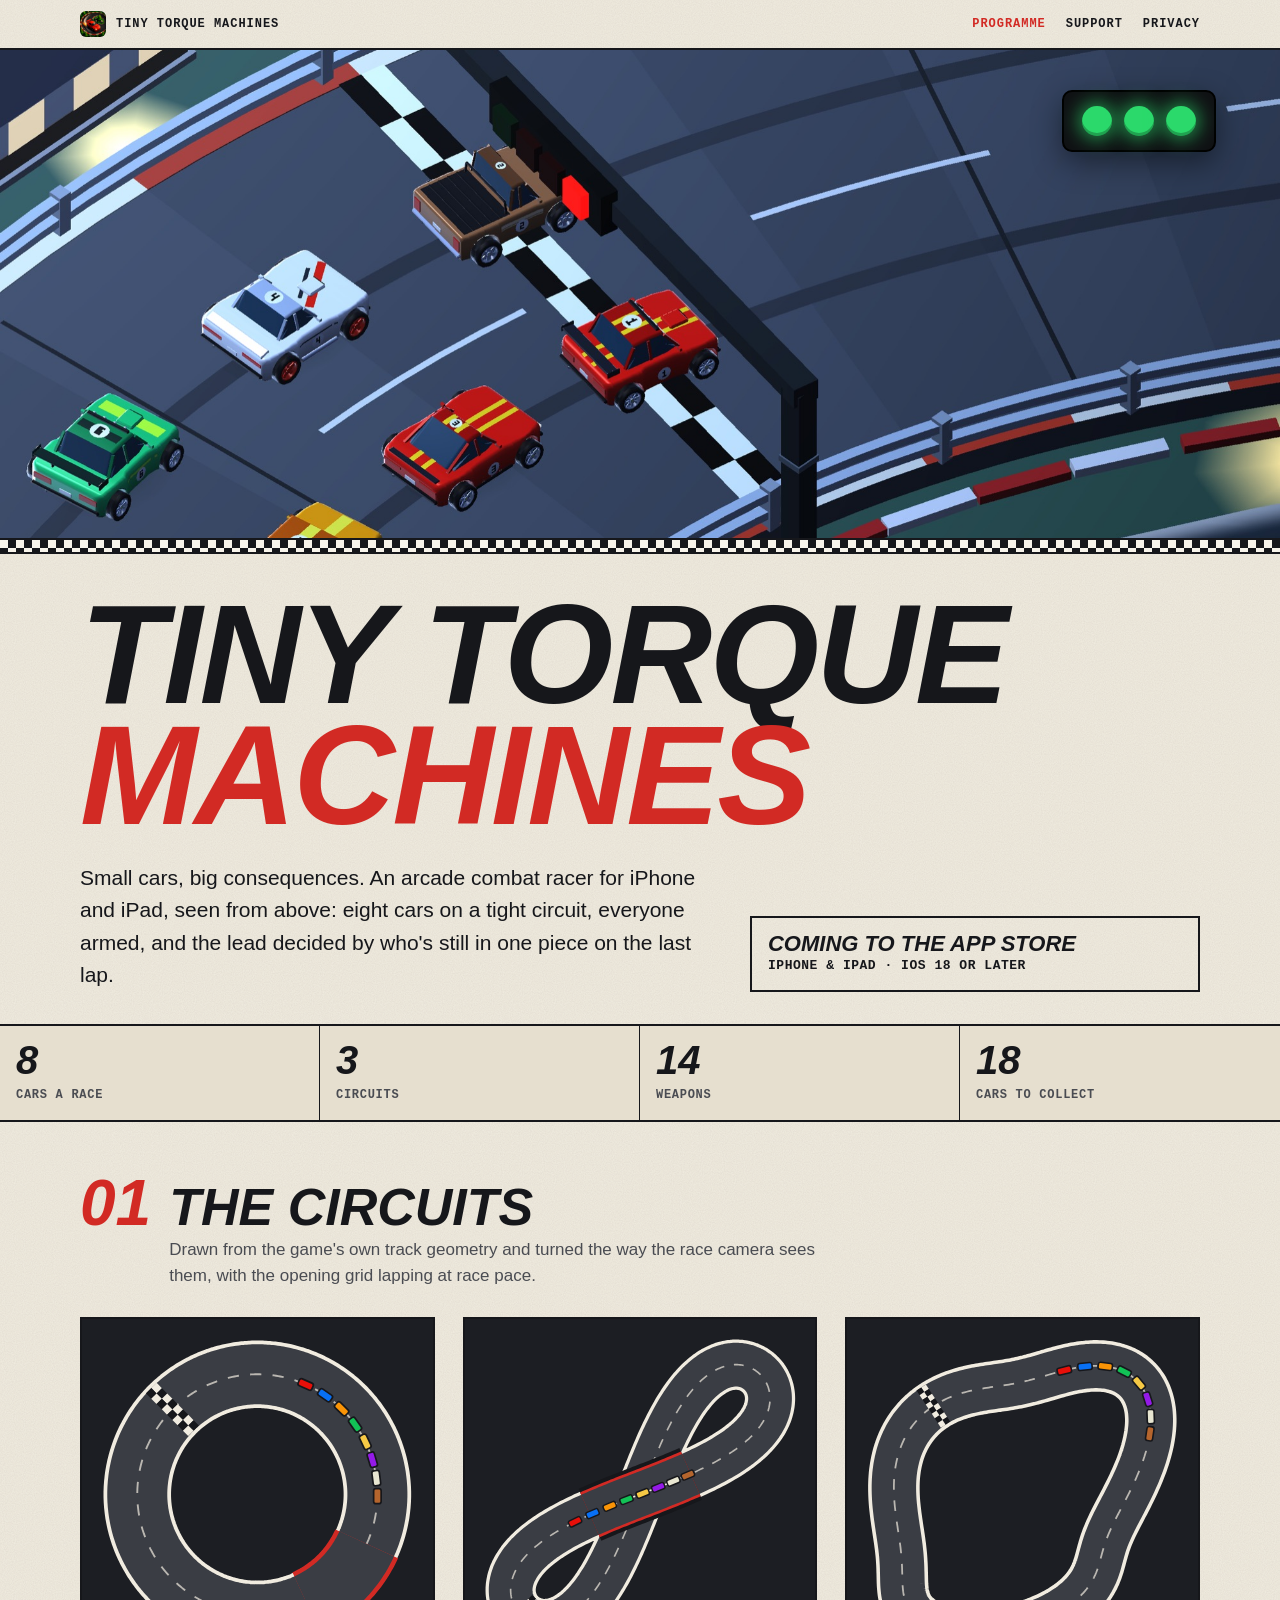
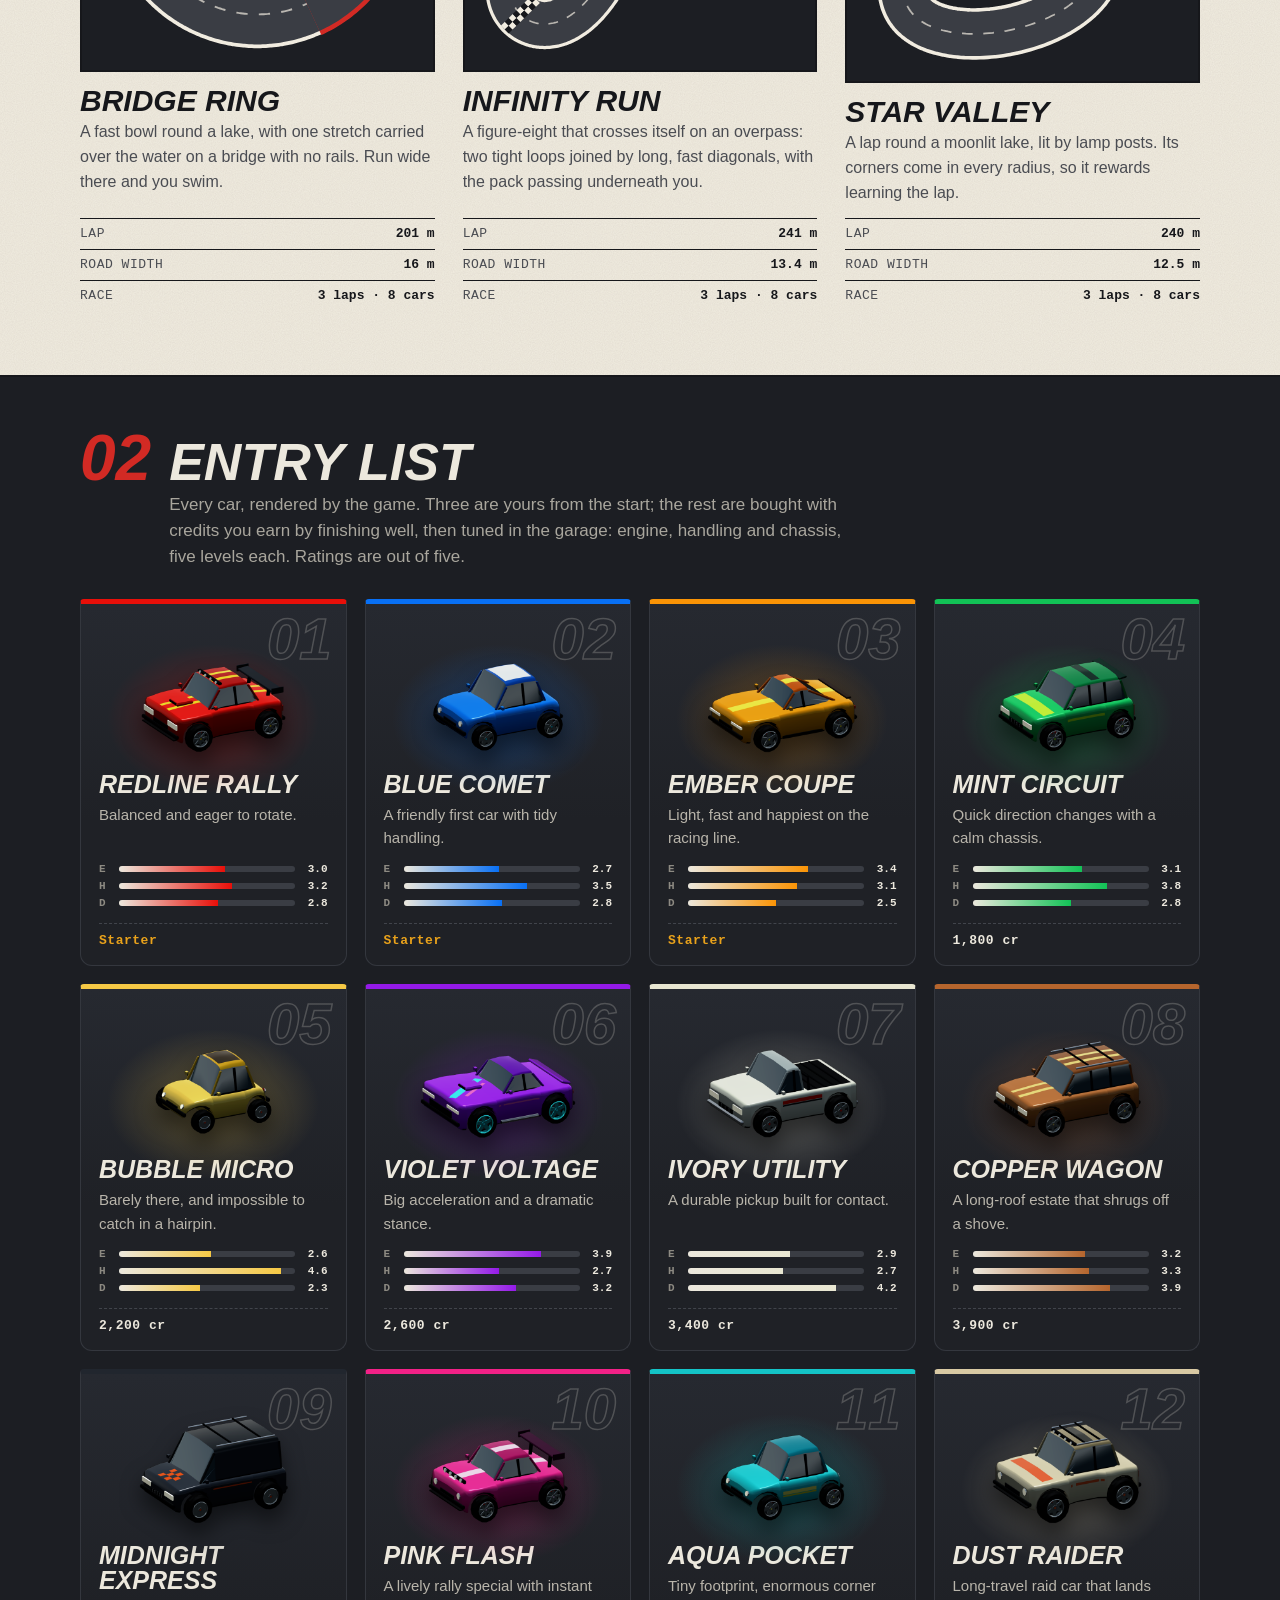
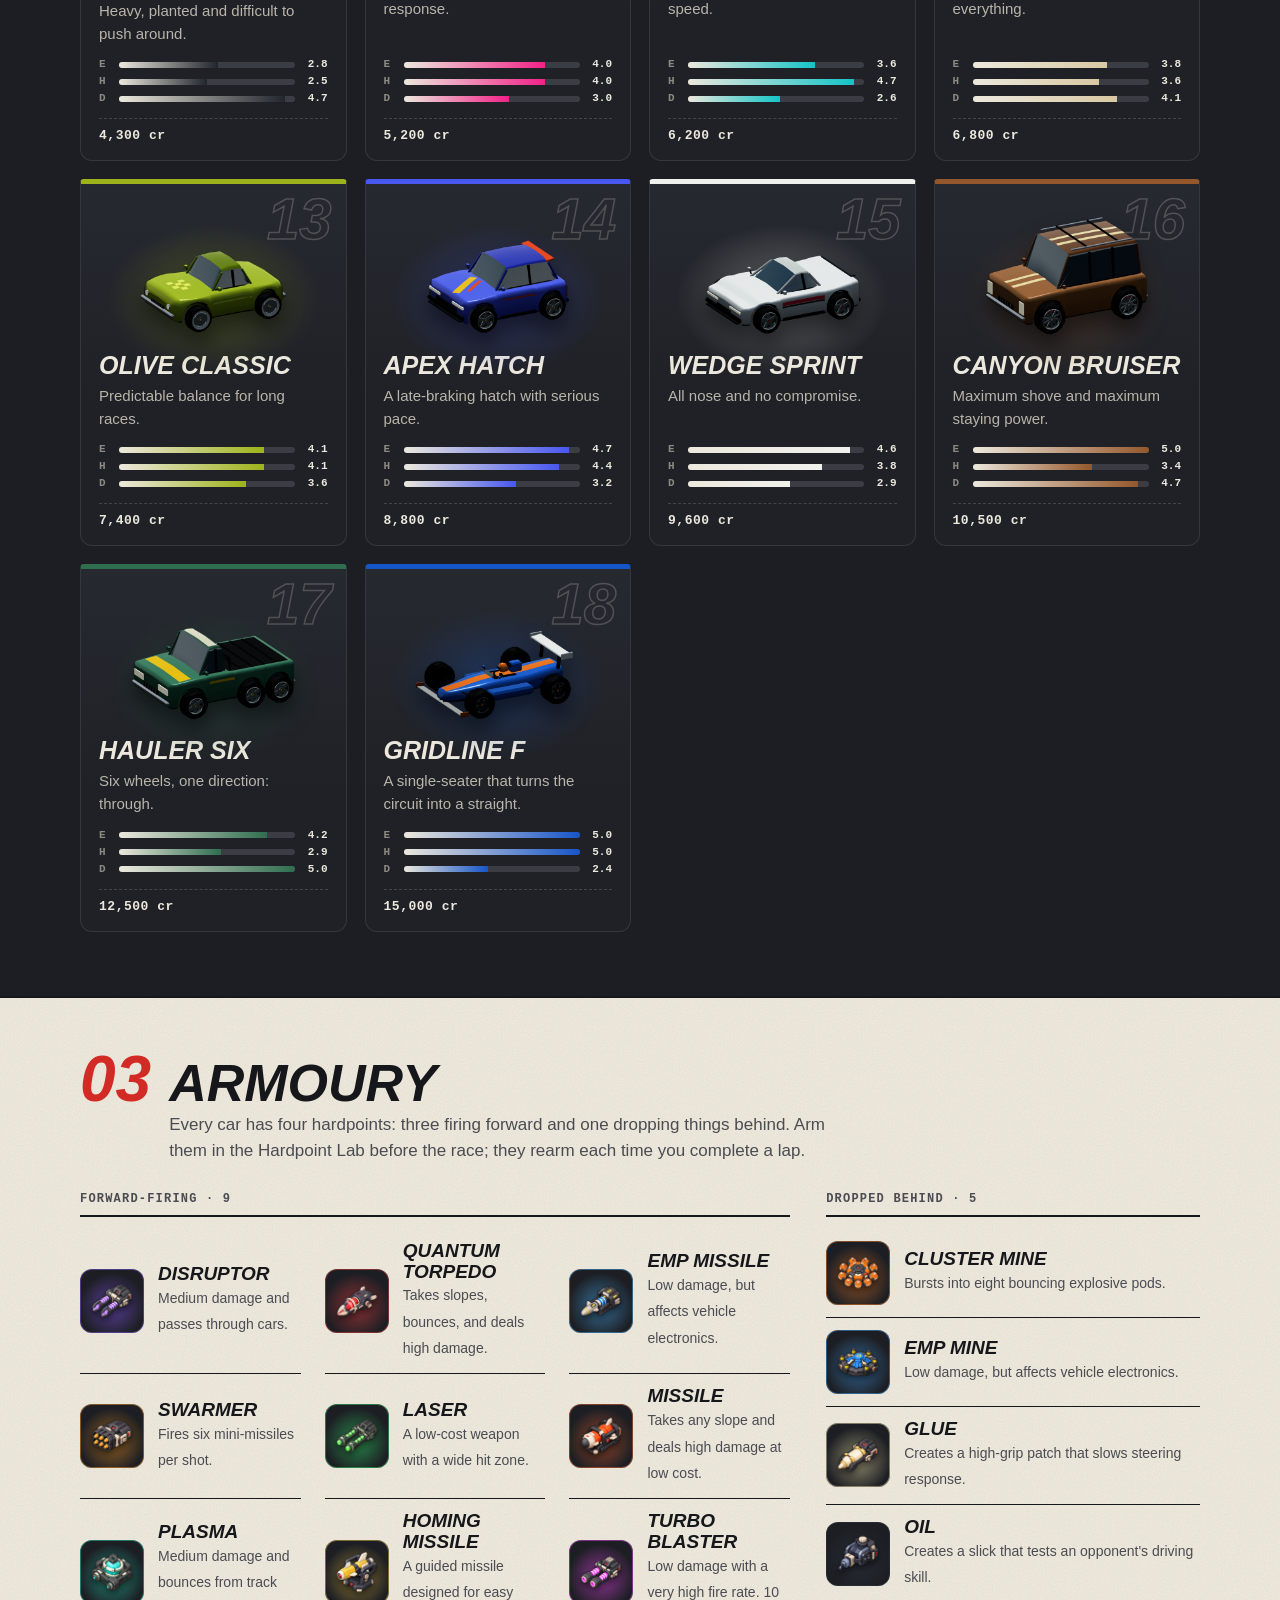
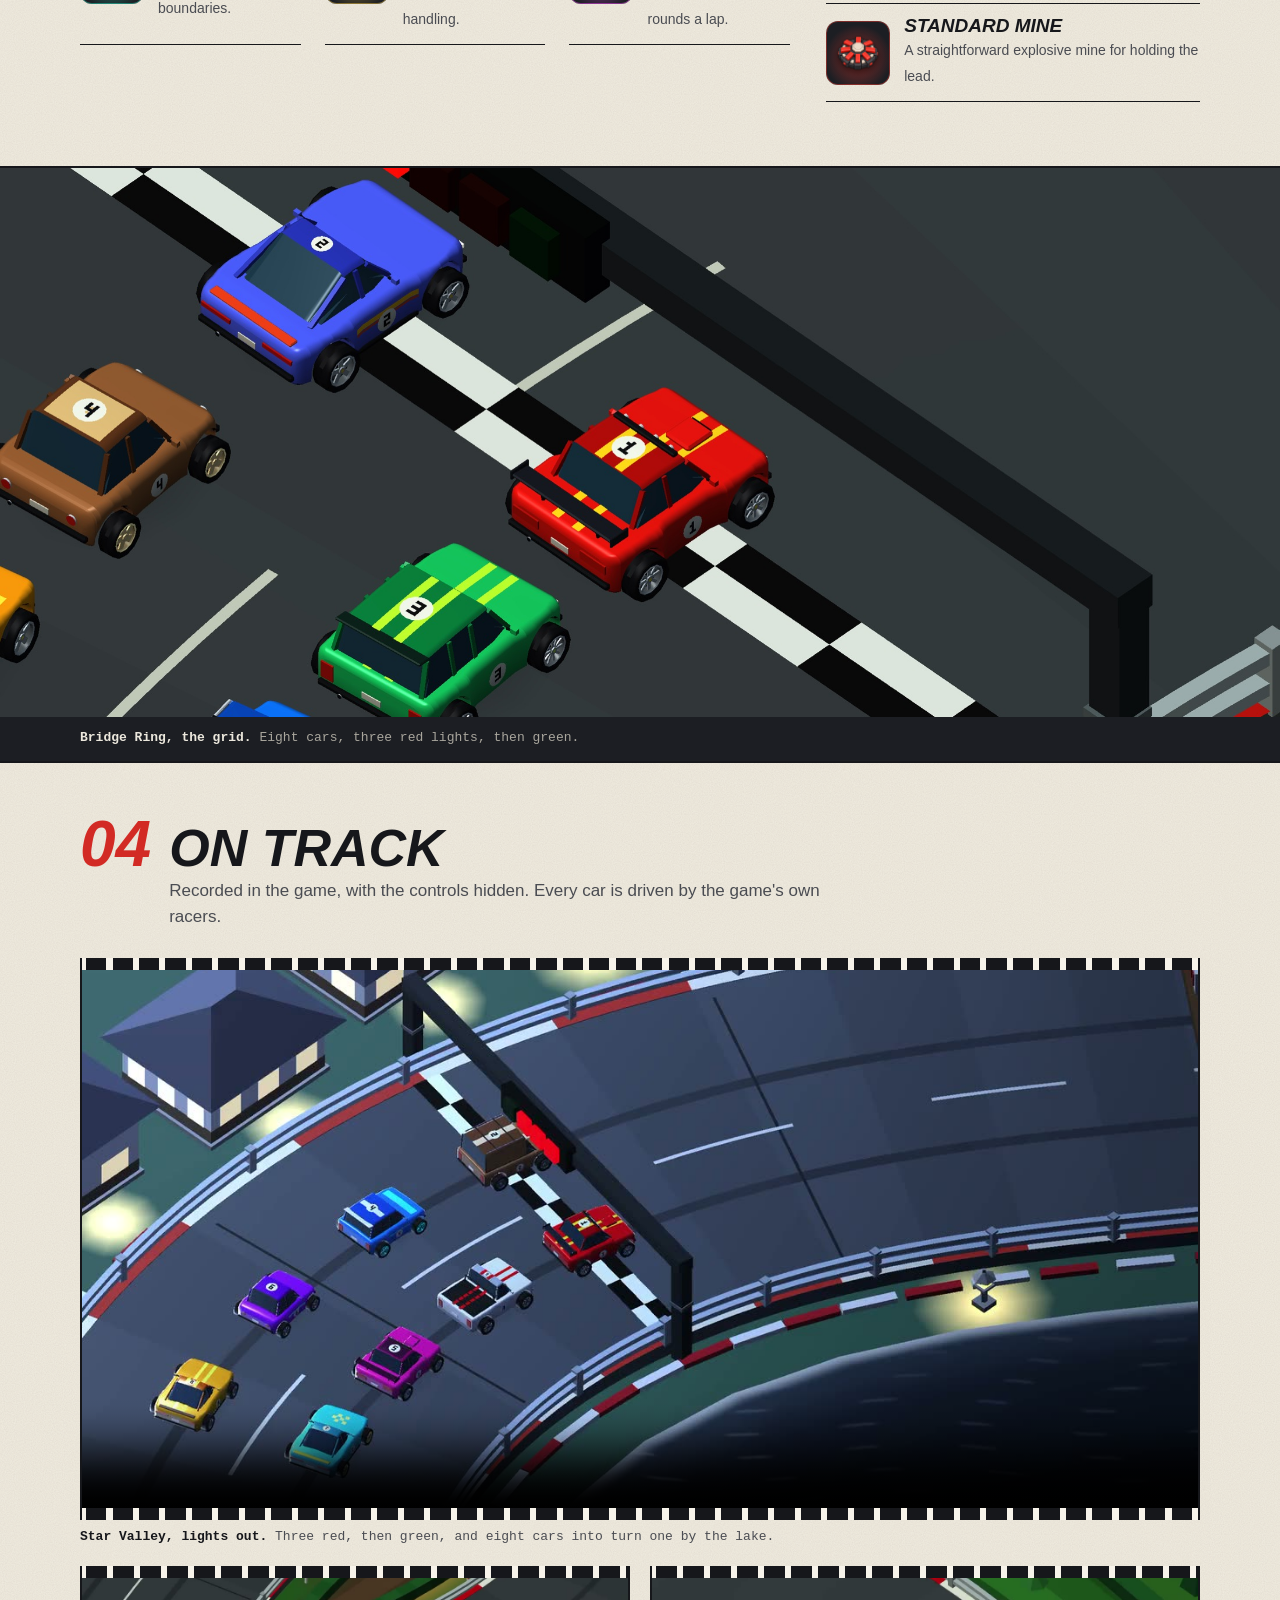
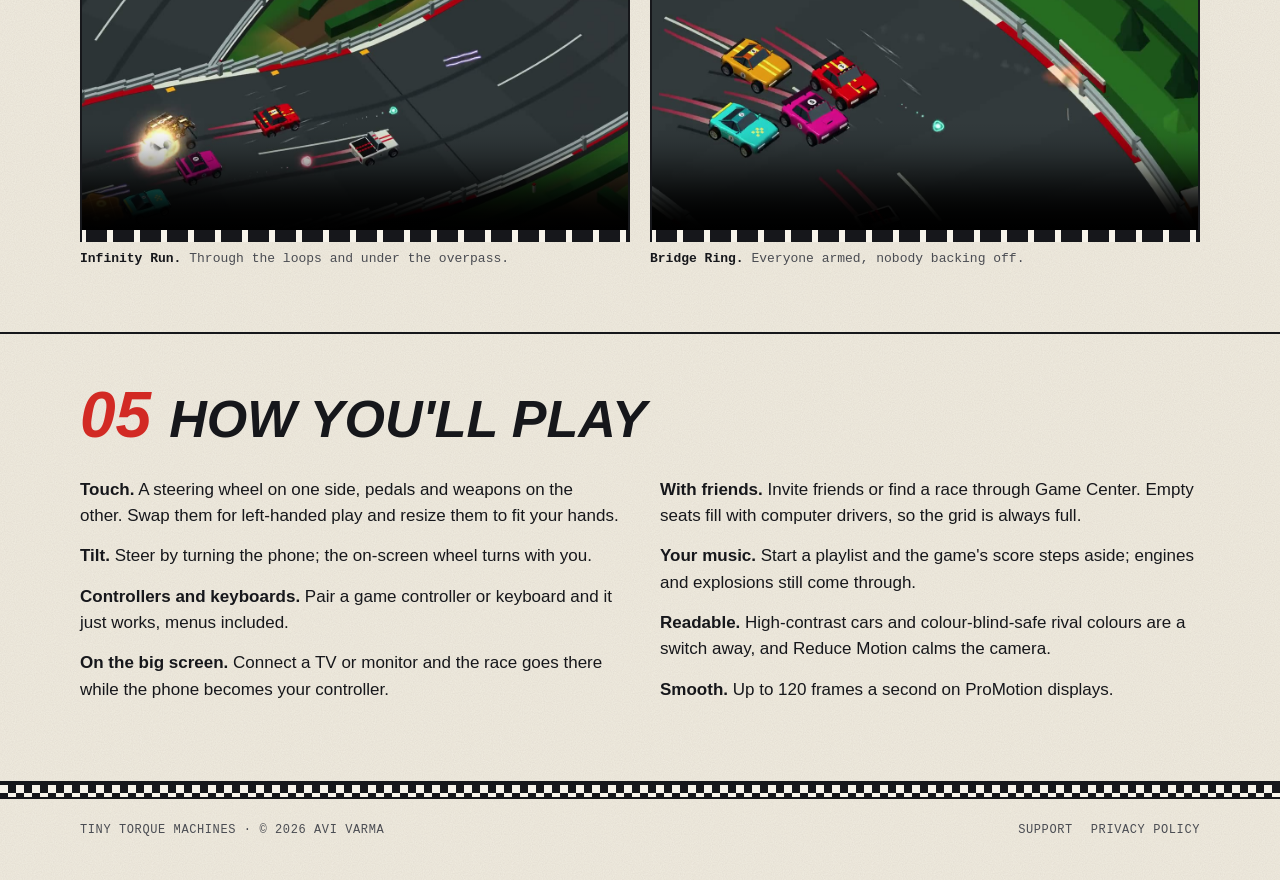
<file: index.html>
<!doctype html>
<html lang="en">
<head>
  <meta charset="utf-8">
  <meta name="viewport" content="width=device-width, initial-scale=1">
  <title>Tiny Torque Machines</title>
  <meta name="description" content="Tiny Torque Machines is an arcade combat racer for iPhone and iPad: eight-car races on three circuits, fourteen weapons and eighteen cars.">
  <meta property="og:title" content="Tiny Torque Machines">
  <meta property="og:description" content="Small cars. Big consequences. An arcade combat racer for iPhone and iPad.">
  <meta property="og:image" content="https://www.avivarma.ca/tinytorquemachines/assets/hero.jpg">
  <meta name="theme-color" content="#f1ece0">
  <link rel="icon" href="favicon.png">
  <link rel="apple-touch-icon" href="apple-touch-icon.png">
  <link rel="stylesheet" href="style.css">
</head>
<body>
  <header class="running-head">
    <div class="measure">
      <a class="wordmark" href="./"><img src="assets/icon.png" alt=""><span>Tiny Torque Machines</span></a>
      <nav aria-label="Site">
        <a href="./" aria-current="page">Programme</a>
        <a href="support.html">Support</a>
        <a href="privacy.html">Privacy</a>
      </nav>
    </div>
  </header>

  <main>
    <div class="cover">
      <div class="cover-art" style="background-image:url('assets/hero.jpg')" role="img" aria-label="The start grid at Star Valley, under the light gantry"></div>
      <div class="gantry" aria-hidden="true"><i style="--i:0"></i><i style="--i:1"></i><i style="--i:2"></i></div>
    </div>
    <div class="checker" aria-hidden="true"></div>

    <section class="masthead">
      <div class="measure">
        <h1>Tiny Torque<br><span>Machines</span></h1>
        <div class="standfirst">
          <p>Small cars, big consequences. An arcade combat racer for iPhone and iPad, seen from above: eight cars on a tight circuit, everyone armed, and the lead decided by who's still in one piece on the last lap.</p>
          <div class="availability"><strong>Coming to the App Store</strong>iPhone &amp; iPad · iOS 18 or later</div>
        </div>
      </div>
    </section>

    <div class="facts">
      <div><b>8</b><span>Cars a race</span></div>
      <div><b>3</b><span>Circuits</span></div>
      <div><b>14</b><span>Weapons</span></div>
      <div><b>18</b><span>Cars to collect</span></div>
    </div>

    <section class="chapter">
      <div class="measure">
        <header class="chapter-head">
          <span class="no">01</span>
          <h2>The circuits</h2>
          <p>Drawn from the game's own track geometry and turned the way the race camera sees them, with the opening grid lapping at race pace.</p>
        </header>
        <div class="circuits">
        <article class="circuit">
          <div class="map"><svg viewBox="-43 -43 86 86" role="img" aria-label="Map of Bridge Ring">
    <path d="M22.63 -22.63L23.02 -22.23L23.4 -21.82L23.78 -21.41L24.15 -20.99L24.51 -20.57L24.87 -20.14L25.22 -19.7L25.56 -19.26L25.89 -18.81L26.21 -18.35L26.53 -17.89L26.84 -17.43L27.14 -16.96L27.43 -16.48L27.71 -16L27.99 -15.51L28.25 -15.02L28.51 -14.53L28.76 -14.03L29 -13.52L29.23 -13.02L29.46 -12.5L29.67 -11.99L29.87 -11.47L30.07 -10.94L30.26 -10.42L30.43 -9.89L30.6 -9.36L30.76 -8.82L30.91 -8.28L31.05 -7.74L31.18 -7.2L31.3 -6.65L31.41 -6.11L31.51 -5.56L31.61 -5.01L31.69 -4.45L31.76 -3.9L31.82 -3.34L31.88 -2.79L31.92 -2.23L31.96 -1.67L31.98 -1.12L32 -0.56L32 0L32 0.56L31.98 1.12L31.96 1.67L31.92 2.23L31.88 2.79L31.82 3.34L31.76 3.9L31.69 4.45L31.61 5.01L31.51 5.56L31.41 6.11L31.3 6.65L31.18 7.2L31.05 7.74L30.91 8.28L30.76 8.82L30.6 9.36L30.43 9.89L30.26 10.42L30.07 10.94L29.87 11.47L29.67 11.99L29.46 12.5L29.23 13.02L29 13.52L28.76 14.03L28.51 14.53L28.25 15.02L27.99 15.51L27.71 16L27.43 16.48L27.14 16.96L26.84 17.43L26.53 17.89L26.21 18.35L25.89 18.81L25.56 19.26L25.22 19.7L24.87 20.14L24.51 20.57L24.15 20.99L23.78 21.41L23.4 21.82L23.02 22.23L22.63 22.63L22.23 23.02L21.82 23.4L21.41 23.78L20.99 24.15L20.57 24.51L20.14 24.87L19.7 25.22L19.26 25.56L18.81 25.89L18.35 26.21L17.89 26.53L17.43 26.84L16.96 27.14L16.48 27.43L16 27.71L15.51 27.99L15.02 28.25L14.53 28.51L14.03 28.76L13.52 29L13.02 29.23L12.5 29.46L11.99 29.67L11.47 29.87L10.94 30.07L10.42 30.26L9.89 30.43L9.36 30.6L8.82 30.76L8.28 30.91L7.74 31.05L7.2 31.18L6.65 31.3L6.11 31.41L5.56 31.51L5.01 31.61L4.45 31.69L3.9 31.76L3.34 31.82L2.79 31.88L2.23 31.92L1.67 31.96L1.12 31.98L0.56 32L0 32L-0.56 32L-1.12 31.98L-1.67 31.96L-2.23 31.92L-2.79 31.88L-3.34 31.82L-3.9 31.76L-4.45 31.69L-5.01 31.61L-5.56 31.51L-6.11 31.41L-6.65 31.3L-7.2 31.18L-7.74 31.05L-8.28 30.91L-8.82 30.76L-9.36 30.6L-9.89 30.43L-10.42 30.26L-10.94 30.07L-11.47 29.87L-11.99 29.67L-12.5 29.46L-13.02 29.23L-13.52 29L-14.03 28.76L-14.53 28.51L-15.02 28.25L-15.51 27.99L-16 27.71L-16.48 27.43L-16.96 27.14L-17.43 26.84L-17.89 26.53L-18.35 26.21L-18.81 25.89L-19.26 25.56L-19.7 25.22L-20.14 24.87L-20.57 24.51L-20.99 24.15L-21.41 23.78L-21.82 23.4L-22.23 23.02L-22.63 22.63L-23.02 22.23L-23.4 21.82L-23.78 21.41L-24.15 20.99L-24.51 20.57L-24.87 20.14L-25.22 19.7L-25.56 19.26L-25.89 18.81L-26.21 18.35L-26.53 17.89L-26.84 17.43L-27.14 16.96L-27.43 16.48L-27.71 16L-27.99 15.51L-28.25 15.02L-28.51 14.53L-28.76 14.03L-29 13.52L-29.23 13.02L-29.46 12.5L-29.67 11.99L-29.87 11.47L-30.07 10.94L-30.26 10.42L-30.43 9.89L-30.6 9.36L-30.76 8.82L-30.91 8.28L-31.05 7.74L-31.18 7.2L-31.3 6.65L-31.41 6.11L-31.51 5.56L-31.61 5.01L-31.69 4.45L-31.76 3.9L-31.82 3.34L-31.88 2.79L-31.92 2.23L-31.96 1.67L-31.98 1.12L-32 0.56L-32 0L-32 -0.56L-31.98 -1.12L-31.96 -1.67L-31.92 -2.23L-31.88 -2.79L-31.82 -3.34L-31.76 -3.9L-31.69 -4.45L-31.61 -5.01L-31.51 -5.56L-31.41 -6.11L-31.3 -6.65L-31.18 -7.2L-31.05 -7.74L-30.91 -8.28L-30.76 -8.82L-30.6 -9.36L-30.43 -9.89L-30.26 -10.42L-30.07 -10.94L-29.87 -11.47L-29.67 -11.99L-29.46 -12.5L-29.23 -13.02L-29 -13.52L-28.76 -14.03L-28.51 -14.53L-28.25 -15.02L-27.99 -15.51L-27.71 -16L-27.43 -16.48L-27.14 -16.96L-26.84 -17.43L-26.53 -17.89L-26.21 -18.35L-25.89 -18.81L-25.56 -19.26L-25.22 -19.7L-24.87 -20.14L-24.51 -20.57L-24.15 -20.99L-23.78 -21.41L-23.4 -21.82L-23.02 -22.23L-22.63 -22.63L-22.23 -23.02L-21.82 -23.4L-21.41 -23.78L-20.99 -24.15L-20.57 -24.51L-20.14 -24.87L-19.7 -25.22L-19.26 -25.56L-18.81 -25.89L-18.35 -26.21L-17.89 -26.53L-17.43 -26.84L-16.96 -27.14L-16.48 -27.43L-16 -27.71L-15.51 -27.99L-15.02 -28.25L-14.53 -28.51L-14.03 -28.76L-13.52 -29L-13.02 -29.23L-12.5 -29.46L-11.99 -29.67L-11.47 -29.87L-10.94 -30.07L-10.42 -30.26L-9.89 -30.43L-9.36 -30.6L-8.82 -30.76L-8.28 -30.91L-7.74 -31.05L-7.2 -31.18L-6.65 -31.3L-6.11 -31.41L-5.56 -31.51L-5.01 -31.61L-4.45 -31.69L-3.9 -31.76L-3.34 -31.82L-2.79 -31.88L-2.23 -31.92L-1.67 -31.96L-1.12 -31.98L-0.56 -32L0 -32L0.56 -32L1.12 -31.98L1.67 -31.96L2.23 -31.92L2.79 -31.88L3.34 -31.82L3.9 -31.76L4.45 -31.69L5.01 -31.61L5.56 -31.51L6.11 -31.41L6.65 -31.3L7.2 -31.18L7.74 -31.05L8.28 -30.91L8.82 -30.76L9.36 -30.6L9.89 -30.43L10.42 -30.26L10.94 -30.07L11.47 -29.87L11.99 -29.67L12.5 -29.46L13.02 -29.23L13.52 -29L14.03 -28.76L14.53 -28.51L15.02 -28.25L15.51 -27.99L16 -27.71L16.48 -27.43L16.96 -27.14L17.43 -26.84L17.89 -26.53L18.35 -26.21L18.81 -25.89L19.26 -25.56L19.7 -25.22L20.14 -24.87L20.57 -24.51L20.99 -24.15L21.41 -23.78L21.82 -23.4L22.23 -23.02L22.63 -22.63Z" stroke="#f1ece0" stroke-width="18" fill="none" stroke-linejoin="round"/>
    <path d="M22.63 -22.63L23.02 -22.23L23.4 -21.82L23.78 -21.41L24.15 -20.99L24.51 -20.57L24.87 -20.14L25.22 -19.7L25.56 -19.26L25.89 -18.81L26.21 -18.35L26.53 -17.89L26.84 -17.43L27.14 -16.96L27.43 -16.48L27.71 -16L27.99 -15.51L28.25 -15.02L28.51 -14.53L28.76 -14.03L29 -13.52L29.23 -13.02L29.46 -12.5L29.67 -11.99L29.87 -11.47L30.07 -10.94L30.26 -10.42L30.43 -9.89L30.6 -9.36L30.76 -8.82L30.91 -8.28L31.05 -7.74L31.18 -7.2L31.3 -6.65L31.41 -6.11L31.51 -5.56L31.61 -5.01L31.69 -4.45L31.76 -3.9L31.82 -3.34L31.88 -2.79L31.92 -2.23L31.96 -1.67L31.98 -1.12L32 -0.56L32 0L32 0.56L31.98 1.12L31.96 1.67L31.92 2.23L31.88 2.79L31.82 3.34L31.76 3.9L31.69 4.45L31.61 5.01L31.51 5.56L31.41 6.11L31.3 6.65L31.18 7.2L31.05 7.74L30.91 8.28L30.76 8.82L30.6 9.36L30.43 9.89L30.26 10.42L30.07 10.94L29.87 11.47L29.67 11.99L29.46 12.5L29.23 13.02L29 13.52L28.76 14.03L28.51 14.53L28.25 15.02L27.99 15.51L27.71 16L27.43 16.48L27.14 16.96L26.84 17.43L26.53 17.89L26.21 18.35L25.89 18.81L25.56 19.26L25.22 19.7L24.87 20.14L24.51 20.57L24.15 20.99L23.78 21.41L23.4 21.82L23.02 22.23L22.63 22.63L22.23 23.02L21.82 23.4L21.41 23.78L20.99 24.15L20.57 24.51L20.14 24.87L19.7 25.22L19.26 25.56L18.81 25.89L18.35 26.21L17.89 26.53L17.43 26.84L16.96 27.14L16.48 27.43L16 27.71L15.51 27.99L15.02 28.25L14.53 28.51L14.03 28.76L13.52 29L13.02 29.23L12.5 29.46L11.99 29.67L11.47 29.87L10.94 30.07L10.42 30.26L9.89 30.43L9.36 30.6L8.82 30.76L8.28 30.91L7.74 31.05L7.2 31.18L6.65 31.3L6.11 31.41L5.56 31.51L5.01 31.61L4.45 31.69L3.9 31.76L3.34 31.82L2.79 31.88L2.23 31.92L1.67 31.96L1.12 31.98L0.56 32L0 32L-0.56 32L-1.12 31.98L-1.67 31.96L-2.23 31.92L-2.79 31.88L-3.34 31.82L-3.9 31.76L-4.45 31.69L-5.01 31.61L-5.56 31.51L-6.11 31.41L-6.65 31.3L-7.2 31.18L-7.74 31.05L-8.28 30.91L-8.82 30.76L-9.36 30.6L-9.89 30.43L-10.42 30.26L-10.94 30.07L-11.47 29.87L-11.99 29.67L-12.5 29.46L-13.02 29.23L-13.52 29L-14.03 28.76L-14.53 28.51L-15.02 28.25L-15.51 27.99L-16 27.71L-16.48 27.43L-16.96 27.14L-17.43 26.84L-17.89 26.53L-18.35 26.21L-18.81 25.89L-19.26 25.56L-19.7 25.22L-20.14 24.87L-20.57 24.51L-20.99 24.15L-21.41 23.78L-21.82 23.4L-22.23 23.02L-22.63 22.63L-23.02 22.23L-23.4 21.82L-23.78 21.41L-24.15 20.99L-24.51 20.57L-24.87 20.14L-25.22 19.7L-25.56 19.26L-25.89 18.81L-26.21 18.35L-26.53 17.89L-26.84 17.43L-27.14 16.96L-27.43 16.48L-27.71 16L-27.99 15.51L-28.25 15.02L-28.51 14.53L-28.76 14.03L-29 13.52L-29.23 13.02L-29.46 12.5L-29.67 11.99L-29.87 11.47L-30.07 10.94L-30.26 10.42L-30.43 9.89L-30.6 9.36L-30.76 8.82L-30.91 8.28L-31.05 7.74L-31.18 7.2L-31.3 6.65L-31.41 6.11L-31.51 5.56L-31.61 5.01L-31.69 4.45L-31.76 3.9L-31.82 3.34L-31.88 2.79L-31.92 2.23L-31.96 1.67L-31.98 1.12L-32 0.56L-32 0L-32 -0.56L-31.98 -1.12L-31.96 -1.67L-31.92 -2.23L-31.88 -2.79L-31.82 -3.34L-31.76 -3.9L-31.69 -4.45L-31.61 -5.01L-31.51 -5.56L-31.41 -6.11L-31.3 -6.65L-31.18 -7.2L-31.05 -7.74L-30.91 -8.28L-30.76 -8.82L-30.6 -9.36L-30.43 -9.89L-30.26 -10.42L-30.07 -10.94L-29.87 -11.47L-29.67 -11.99L-29.46 -12.5L-29.23 -13.02L-29 -13.52L-28.76 -14.03L-28.51 -14.53L-28.25 -15.02L-27.99 -15.51L-27.71 -16L-27.43 -16.48L-27.14 -16.96L-26.84 -17.43L-26.53 -17.89L-26.21 -18.35L-25.89 -18.81L-25.56 -19.26L-25.22 -19.7L-24.87 -20.14L-24.51 -20.57L-24.15 -20.99L-23.78 -21.41L-23.4 -21.82L-23.02 -22.23L-22.63 -22.63L-22.23 -23.02L-21.82 -23.4L-21.41 -23.78L-20.99 -24.15L-20.57 -24.51L-20.14 -24.87L-19.7 -25.22L-19.26 -25.56L-18.81 -25.89L-18.35 -26.21L-17.89 -26.53L-17.43 -26.84L-16.96 -27.14L-16.48 -27.43L-16 -27.71L-15.51 -27.99L-15.02 -28.25L-14.53 -28.51L-14.03 -28.76L-13.52 -29L-13.02 -29.23L-12.5 -29.46L-11.99 -29.67L-11.47 -29.87L-10.94 -30.07L-10.42 -30.26L-9.89 -30.43L-9.36 -30.6L-8.82 -30.76L-8.28 -30.91L-7.74 -31.05L-7.2 -31.18L-6.65 -31.3L-6.11 -31.41L-5.56 -31.51L-5.01 -31.61L-4.45 -31.69L-3.9 -31.76L-3.34 -31.82L-2.79 -31.88L-2.23 -31.92L-1.67 -31.96L-1.12 -31.98L-0.56 -32L0 -32L0.56 -32L1.12 -31.98L1.67 -31.96L2.23 -31.92L2.79 -31.88L3.34 -31.82L3.9 -31.76L4.45 -31.69L5.01 -31.61L5.56 -31.51L6.11 -31.41L6.65 -31.3L7.2 -31.18L7.74 -31.05L8.28 -30.91L8.82 -30.76L9.36 -30.6L9.89 -30.43L10.42 -30.26L10.94 -30.07L11.47 -29.87L11.99 -29.67L12.5 -29.46L13.02 -29.23L13.52 -29L14.03 -28.76L14.53 -28.51L15.02 -28.25L15.51 -27.99L16 -27.71L16.48 -27.43L16.96 -27.14L17.43 -26.84L17.89 -26.53L18.35 -26.21L18.81 -25.89L19.26 -25.56L19.7 -25.22L20.14 -24.87L20.57 -24.51L20.99 -24.15L21.41 -23.78L21.82 -23.4L22.23 -23.02L22.63 -22.63Z" stroke="#3a3d44" stroke-width="16" fill="none" stroke-linejoin="round"/>
    <path d="M22.63 -22.63L23.02 -22.23L23.4 -21.82L23.78 -21.41L24.15 -20.99L24.51 -20.57L24.87 -20.14L25.22 -19.7L25.56 -19.26L25.89 -18.81L26.21 -18.35L26.53 -17.89L26.84 -17.43L27.14 -16.96L27.43 -16.48L27.71 -16L27.99 -15.51L28.25 -15.02L28.51 -14.53L28.76 -14.03L29 -13.52L29.23 -13.02L29.46 -12.5L29.67 -11.99L29.87 -11.47L30.07 -10.94L30.26 -10.42L30.43 -9.89L30.6 -9.36L30.76 -8.82L30.91 -8.28L31.05 -7.74L31.18 -7.2L31.3 -6.65L31.41 -6.11L31.51 -5.56L31.61 -5.01L31.69 -4.45L31.76 -3.9L31.82 -3.34L31.88 -2.79L31.92 -2.23L31.96 -1.67L31.98 -1.12L32 -0.56L32 0L32 0.56L31.98 1.12L31.96 1.67L31.92 2.23L31.88 2.79L31.82 3.34L31.76 3.9L31.69 4.45L31.61 5.01L31.51 5.56L31.41 6.11L31.3 6.65L31.18 7.2L31.05 7.74L30.91 8.28L30.76 8.82L30.6 9.36L30.43 9.89L30.26 10.42L30.07 10.94L29.87 11.47L29.67 11.99L29.46 12.5L29.23 13.02L29 13.52L28.76 14.03L28.51 14.53L28.25 15.02L27.99 15.51L27.71 16L27.43 16.48L27.14 16.96L26.84 17.43L26.53 17.89L26.21 18.35L25.89 18.81L25.56 19.26L25.22 19.7L24.87 20.14L24.51 20.57L24.15 20.99L23.78 21.41L23.4 21.82L23.02 22.23L22.63 22.63L22.23 23.02L21.82 23.4L21.41 23.78L20.99 24.15L20.57 24.51L20.14 24.87L19.7 25.22L19.26 25.56L18.81 25.89L18.35 26.21L17.89 26.53L17.43 26.84L16.96 27.14L16.48 27.43L16 27.71L15.51 27.99L15.02 28.25L14.53 28.51L14.03 28.76L13.52 29L13.02 29.23L12.5 29.46L11.99 29.67L11.47 29.87L10.94 30.07L10.42 30.26L9.89 30.43L9.36 30.6L8.82 30.76L8.28 30.91L7.74 31.05L7.2 31.18L6.65 31.3L6.11 31.41L5.56 31.51L5.01 31.61L4.45 31.69L3.9 31.76L3.34 31.82L2.79 31.88L2.23 31.92L1.67 31.96L1.12 31.98L0.56 32L0 32L-0.56 32L-1.12 31.98L-1.67 31.96L-2.23 31.92L-2.79 31.88L-3.34 31.82L-3.9 31.76L-4.45 31.69L-5.01 31.61L-5.56 31.51L-6.11 31.41L-6.65 31.3L-7.2 31.18L-7.74 31.05L-8.28 30.91L-8.82 30.76L-9.36 30.6L-9.89 30.43L-10.42 30.26L-10.94 30.07L-11.47 29.87L-11.99 29.67L-12.5 29.46L-13.02 29.23L-13.52 29L-14.03 28.76L-14.53 28.51L-15.02 28.25L-15.51 27.99L-16 27.71L-16.48 27.43L-16.96 27.14L-17.43 26.84L-17.89 26.53L-18.35 26.21L-18.81 25.89L-19.26 25.56L-19.7 25.22L-20.14 24.87L-20.57 24.51L-20.99 24.15L-21.41 23.78L-21.82 23.4L-22.23 23.02L-22.63 22.63L-23.02 22.23L-23.4 21.82L-23.78 21.41L-24.15 20.99L-24.51 20.57L-24.87 20.14L-25.22 19.7L-25.56 19.26L-25.89 18.81L-26.21 18.35L-26.53 17.89L-26.84 17.43L-27.14 16.96L-27.43 16.48L-27.71 16L-27.99 15.51L-28.25 15.02L-28.51 14.53L-28.76 14.03L-29 13.52L-29.23 13.02L-29.46 12.5L-29.67 11.99L-29.87 11.47L-30.07 10.94L-30.26 10.42L-30.43 9.89L-30.6 9.36L-30.76 8.82L-30.91 8.28L-31.05 7.74L-31.18 7.2L-31.3 6.65L-31.41 6.11L-31.51 5.56L-31.61 5.01L-31.69 4.45L-31.76 3.9L-31.82 3.34L-31.88 2.79L-31.92 2.23L-31.96 1.67L-31.98 1.12L-32 0.56L-32 0L-32 -0.56L-31.98 -1.12L-31.96 -1.67L-31.92 -2.23L-31.88 -2.79L-31.82 -3.34L-31.76 -3.9L-31.69 -4.45L-31.61 -5.01L-31.51 -5.56L-31.41 -6.11L-31.3 -6.65L-31.18 -7.2L-31.05 -7.74L-30.91 -8.28L-30.76 -8.82L-30.6 -9.36L-30.43 -9.89L-30.26 -10.42L-30.07 -10.94L-29.87 -11.47L-29.67 -11.99L-29.46 -12.5L-29.23 -13.02L-29 -13.52L-28.76 -14.03L-28.51 -14.53L-28.25 -15.02L-27.99 -15.51L-27.71 -16L-27.43 -16.48L-27.14 -16.96L-26.84 -17.43L-26.53 -17.89L-26.21 -18.35L-25.89 -18.81L-25.56 -19.26L-25.22 -19.7L-24.87 -20.14L-24.51 -20.57L-24.15 -20.99L-23.78 -21.41L-23.4 -21.82L-23.02 -22.23L-22.63 -22.63L-22.23 -23.02L-21.82 -23.4L-21.41 -23.78L-20.99 -24.15L-20.57 -24.51L-20.14 -24.87L-19.7 -25.22L-19.26 -25.56L-18.81 -25.89L-18.35 -26.21L-17.89 -26.53L-17.43 -26.84L-16.96 -27.14L-16.48 -27.43L-16 -27.71L-15.51 -27.99L-15.02 -28.25L-14.53 -28.51L-14.03 -28.76L-13.52 -29L-13.02 -29.23L-12.5 -29.46L-11.99 -29.67L-11.47 -29.87L-10.94 -30.07L-10.42 -30.26L-9.89 -30.43L-9.36 -30.6L-8.82 -30.76L-8.28 -30.91L-7.74 -31.05L-7.2 -31.18L-6.65 -31.3L-6.11 -31.41L-5.56 -31.51L-5.01 -31.61L-4.45 -31.69L-3.9 -31.76L-3.34 -31.82L-2.79 -31.88L-2.23 -31.92L-1.67 -31.96L-1.12 -31.98L-0.56 -32L0 -32L0.56 -32L1.12 -31.98L1.67 -31.96L2.23 -31.92L2.79 -31.88L3.34 -31.82L3.9 -31.76L4.45 -31.69L5.01 -31.61L5.56 -31.51L6.11 -31.41L6.65 -31.3L7.2 -31.18L7.74 -31.05L8.28 -30.91L8.82 -30.76L9.36 -30.6L9.89 -30.43L10.42 -30.26L10.94 -30.07L11.47 -29.87L11.99 -29.67L12.5 -29.46L13.02 -29.23L13.52 -29L14.03 -28.76L14.53 -28.51L15.02 -28.25L15.51 -27.99L16 -27.71L16.48 -27.43L16.96 -27.14L17.43 -26.84L17.89 -26.53L18.35 -26.21L18.81 -25.89L19.26 -25.56L19.7 -25.22L20.14 -24.87L20.57 -24.51L20.99 -24.15L21.41 -23.78L21.82 -23.4L22.23 -23.02L22.63 -22.63Z" stroke="#f1ece0" stroke-width="0.5" stroke-dasharray="3 3" fill="none" opacity="0.7"/>
    <path d="M29.15 13.21L28.91 13.73L28.65 14.25L28.39 14.76L28.12 15.27L27.84 15.77L27.55 16.27L27.26 16.76L26.95 17.25L26.64 17.73L26.31 18.21L25.98 18.68L25.64 19.15L25.29 19.6L24.93 20.06L24.57 20.5L24.2 20.94L23.82 21.37L23.43 21.8L23.03 22.22L22.63 22.63L22.22 23.03L21.8 23.43L21.37 23.82L20.94 24.2L20.5 24.57L20.06 24.93L19.6 25.29L19.15 25.64L18.68 25.98L18.21 26.31L17.73 26.64L17.25 26.95L16.76 27.26L16.27 27.55L15.77 27.84L15.27 28.12L14.76 28.39L14.25 28.65L13.73 28.91L13.21 29.15" stroke="#d22a24" stroke-width="18.4" fill="none"/><path d="M29.15 13.21L28.91 13.73L28.65 14.25L28.39 14.76L28.12 15.27L27.84 15.77L27.55 16.27L27.26 16.76L26.95 17.25L26.64 17.73L26.31 18.21L25.98 18.68L25.64 19.15L25.29 19.6L24.93 20.06L24.57 20.5L24.2 20.94L23.82 21.37L23.43 21.8L23.03 22.22L22.63 22.63L22.22 23.03L21.8 23.43L21.37 23.82L20.94 24.2L20.5 24.57L20.06 24.93L19.6 25.29L19.15 25.64L18.68 25.98L18.21 26.31L17.73 26.64L17.25 26.95L16.76 27.26L16.27 27.55L15.77 27.84L15.27 28.12L14.76 28.39L14.25 28.65L13.73 28.91L13.21 29.15" stroke="#3a3d44" stroke-width="16" fill="none"/>
    <g transform="translate(-22.63 -22.63) rotate(45.29)"><rect x="-8" y="-2" width="2" height="2" fill="#f1ece0"/><rect x="-6" y="-2" width="2" height="2" fill="#16171b"/><rect x="-4" y="-2" width="2" height="2" fill="#f1ece0"/><rect x="-2" y="-2" width="2" height="2" fill="#16171b"/><rect x="0" y="-2" width="2" height="2" fill="#f1ece0"/><rect x="2" y="-2" width="2" height="2" fill="#16171b"/><rect x="4" y="-2" width="2" height="2" fill="#f1ece0"/><rect x="6" y="-2" width="2" height="2" fill="#16171b"/><rect x="-8" y="0" width="2" height="2" fill="#16171b"/><rect x="-6" y="0" width="2" height="2" fill="#f1ece0"/><rect x="-4" y="0" width="2" height="2" fill="#16171b"/><rect x="-2" y="0" width="2" height="2" fill="#f1ece0"/><rect x="0" y="0" width="2" height="2" fill="#16171b"/><rect x="2" y="0" width="2" height="2" fill="#f1ece0"/><rect x="4" y="0" width="2" height="2" fill="#16171b"/><rect x="6" y="0" width="2" height="2" fill="#f1ece0"/></g>
    <g class="field"><g><rect x="-2" y="-1" width="4" height="2" rx="0.6" fill="#B5652D" stroke="#16171b" stroke-width="0.45"/><animateMotion dur="14.15s" begin="-2.94s" repeatCount="indefinite" rotate="auto" path="M-22.63 -22.63L-22.23 -23.02L-21.82 -23.4L-21.41 -23.78L-20.99 -24.15L-20.57 -24.51L-20.14 -24.87L-19.7 -25.22L-19.26 -25.56L-18.81 -25.89L-18.35 -26.21L-17.89 -26.53L-17.43 -26.84L-16.96 -27.14L-16.48 -27.43L-16 -27.71L-15.51 -27.99L-15.02 -28.25L-14.53 -28.51L-14.03 -28.76L-13.52 -29L-13.02 -29.23L-12.5 -29.46L-11.99 -29.67L-11.47 -29.87L-10.94 -30.07L-10.42 -30.26L-9.89 -30.43L-9.36 -30.6L-8.82 -30.76L-8.28 -30.91L-7.74 -31.05L-7.2 -31.18L-6.65 -31.3L-6.11 -31.41L-5.56 -31.51L-5.01 -31.61L-4.45 -31.69L-3.9 -31.76L-3.34 -31.82L-2.79 -31.88L-2.23 -31.92L-1.67 -31.96L-1.12 -31.98L-0.56 -32L0 -32L0.56 -32L1.12 -31.98L1.67 -31.96L2.23 -31.92L2.79 -31.88L3.34 -31.82L3.9 -31.76L4.45 -31.69L5.01 -31.61L5.56 -31.51L6.11 -31.41L6.65 -31.3L7.2 -31.18L7.74 -31.05L8.28 -30.91L8.82 -30.76L9.36 -30.6L9.89 -30.43L10.42 -30.26L10.94 -30.07L11.47 -29.87L11.99 -29.67L12.5 -29.46L13.02 -29.23L13.52 -29L14.03 -28.76L14.53 -28.51L15.02 -28.25L15.51 -27.99L16 -27.71L16.48 -27.43L16.96 -27.14L17.43 -26.84L17.89 -26.53L18.35 -26.21L18.81 -25.89L19.26 -25.56L19.7 -25.22L20.14 -24.87L20.57 -24.51L20.99 -24.15L21.41 -23.78L21.82 -23.4L22.23 -23.02L22.63 -22.63L23.02 -22.23L23.4 -21.82L23.78 -21.41L24.15 -20.99L24.51 -20.57L24.87 -20.14L25.22 -19.7L25.56 -19.26L25.89 -18.81L26.21 -18.35L26.53 -17.89L26.84 -17.43L27.14 -16.96L27.43 -16.48L27.71 -16L27.99 -15.51L28.25 -15.02L28.51 -14.53L28.76 -14.03L29 -13.52L29.23 -13.02L29.46 -12.5L29.67 -11.99L29.87 -11.47L30.07 -10.94L30.26 -10.42L30.43 -9.89L30.6 -9.36L30.76 -8.82L30.91 -8.28L31.05 -7.74L31.18 -7.2L31.3 -6.65L31.41 -6.11L31.51 -5.56L31.61 -5.01L31.69 -4.45L31.76 -3.9L31.82 -3.34L31.88 -2.79L31.92 -2.23L31.96 -1.67L31.98 -1.12L32 -0.56L32 0L32 0.56L31.98 1.12L31.96 1.67L31.92 2.23L31.88 2.79L31.82 3.34L31.76 3.9L31.69 4.45L31.61 5.01L31.51 5.56L31.41 6.11L31.3 6.65L31.18 7.2L31.05 7.74L30.91 8.28L30.76 8.82L30.6 9.36L30.43 9.89L30.26 10.42L30.07 10.94L29.87 11.47L29.67 11.99L29.46 12.5L29.23 13.02L29 13.52L28.76 14.03L28.51 14.53L28.25 15.02L27.99 15.51L27.71 16L27.43 16.48L27.14 16.96L26.84 17.43L26.53 17.89L26.21 18.35L25.89 18.81L25.56 19.26L25.22 19.7L24.87 20.14L24.51 20.57L24.15 20.99L23.78 21.41L23.4 21.82L23.02 22.23L22.63 22.63L22.23 23.02L21.82 23.4L21.41 23.78L20.99 24.15L20.57 24.51L20.14 24.87L19.7 25.22L19.26 25.56L18.81 25.89L18.35 26.21L17.89 26.53L17.43 26.84L16.96 27.14L16.48 27.43L16 27.71L15.51 27.99L15.02 28.25L14.53 28.51L14.03 28.76L13.52 29L13.02 29.23L12.5 29.46L11.99 29.67L11.47 29.87L10.94 30.07L10.42 30.26L9.89 30.43L9.36 30.6L8.82 30.76L8.28 30.91L7.74 31.05L7.2 31.18L6.65 31.3L6.11 31.41L5.56 31.51L5.01 31.61L4.45 31.69L3.9 31.76L3.34 31.82L2.79 31.88L2.23 31.92L1.67 31.96L1.12 31.98L0.56 32L0 32L-0.56 32L-1.12 31.98L-1.67 31.96L-2.23 31.92L-2.79 31.88L-3.34 31.82L-3.9 31.76L-4.45 31.69L-5.01 31.61L-5.56 31.51L-6.11 31.41L-6.65 31.3L-7.2 31.18L-7.74 31.05L-8.28 30.91L-8.82 30.76L-9.36 30.6L-9.89 30.43L-10.42 30.26L-10.94 30.07L-11.47 29.87L-11.99 29.67L-12.5 29.46L-13.02 29.23L-13.52 29L-14.03 28.76L-14.53 28.51L-15.02 28.25L-15.51 27.99L-16 27.71L-16.48 27.43L-16.96 27.14L-17.43 26.84L-17.89 26.53L-18.35 26.21L-18.81 25.89L-19.26 25.56L-19.7 25.22L-20.14 24.87L-20.57 24.51L-20.99 24.15L-21.41 23.78L-21.82 23.4L-22.23 23.02L-22.63 22.63L-23.02 22.23L-23.4 21.82L-23.78 21.41L-24.15 20.99L-24.51 20.57L-24.87 20.14L-25.22 19.7L-25.56 19.26L-25.89 18.81L-26.21 18.35L-26.53 17.89L-26.84 17.43L-27.14 16.96L-27.43 16.48L-27.71 16L-27.99 15.51L-28.25 15.02L-28.51 14.53L-28.76 14.03L-29 13.52L-29.23 13.02L-29.46 12.5L-29.67 11.99L-29.87 11.47L-30.07 10.94L-30.26 10.42L-30.43 9.89L-30.6 9.36L-30.76 8.82L-30.91 8.28L-31.05 7.74L-31.18 7.2L-31.3 6.65L-31.41 6.11L-31.51 5.56L-31.61 5.01L-31.69 4.45L-31.76 3.9L-31.82 3.34L-31.88 2.79L-31.92 2.23L-31.96 1.67L-31.98 1.12L-32 0.56L-32 0L-32 -0.56L-31.98 -1.12L-31.96 -1.67L-31.92 -2.23L-31.88 -2.79L-31.82 -3.34L-31.76 -3.9L-31.69 -4.45L-31.61 -5.01L-31.51 -5.56L-31.41 -6.11L-31.3 -6.65L-31.18 -7.2L-31.05 -7.74L-30.91 -8.28L-30.76 -8.82L-30.6 -9.36L-30.43 -9.89L-30.26 -10.42L-30.07 -10.94L-29.87 -11.47L-29.67 -11.99L-29.46 -12.5L-29.23 -13.02L-29 -13.52L-28.76 -14.03L-28.51 -14.53L-28.25 -15.02L-27.99 -15.51L-27.71 -16L-27.43 -16.48L-27.14 -16.96L-26.84 -17.43L-26.53 -17.89L-26.21 -18.35L-25.89 -18.81L-25.56 -19.26L-25.22 -19.7L-24.87 -20.14L-24.51 -20.57L-24.15 -20.99L-23.78 -21.41L-23.4 -21.82L-23.02 -22.23L-22.63 -22.63"/></g><g><rect x="-2" y="-1" width="4" height="2" rx="0.6" fill="#E8E6D1" stroke="#16171b" stroke-width="0.45"/><animateMotion dur="13.92s" begin="-2.52s" repeatCount="indefinite" rotate="auto" path="M-22.63 -22.63L-22.23 -23.02L-21.82 -23.4L-21.41 -23.78L-20.99 -24.15L-20.57 -24.51L-20.14 -24.87L-19.7 -25.22L-19.26 -25.56L-18.81 -25.89L-18.35 -26.21L-17.89 -26.53L-17.43 -26.84L-16.96 -27.14L-16.48 -27.43L-16 -27.71L-15.51 -27.99L-15.02 -28.25L-14.53 -28.51L-14.03 -28.76L-13.52 -29L-13.02 -29.23L-12.5 -29.46L-11.99 -29.67L-11.47 -29.87L-10.94 -30.07L-10.42 -30.26L-9.89 -30.43L-9.36 -30.6L-8.82 -30.76L-8.28 -30.91L-7.74 -31.05L-7.2 -31.18L-6.65 -31.3L-6.11 -31.41L-5.56 -31.51L-5.01 -31.61L-4.45 -31.69L-3.9 -31.76L-3.34 -31.82L-2.79 -31.88L-2.23 -31.92L-1.67 -31.96L-1.12 -31.98L-0.56 -32L0 -32L0.56 -32L1.12 -31.98L1.67 -31.96L2.23 -31.92L2.79 -31.88L3.34 -31.82L3.9 -31.76L4.45 -31.69L5.01 -31.61L5.56 -31.51L6.11 -31.41L6.65 -31.3L7.2 -31.18L7.74 -31.05L8.28 -30.91L8.82 -30.76L9.36 -30.6L9.89 -30.43L10.42 -30.26L10.94 -30.07L11.47 -29.87L11.99 -29.67L12.5 -29.46L13.02 -29.23L13.52 -29L14.03 -28.76L14.53 -28.51L15.02 -28.25L15.51 -27.99L16 -27.71L16.48 -27.43L16.96 -27.14L17.43 -26.84L17.89 -26.53L18.35 -26.21L18.81 -25.89L19.26 -25.56L19.7 -25.22L20.14 -24.87L20.57 -24.51L20.99 -24.15L21.41 -23.78L21.82 -23.4L22.23 -23.02L22.63 -22.63L23.02 -22.23L23.4 -21.82L23.78 -21.41L24.15 -20.99L24.51 -20.57L24.87 -20.14L25.22 -19.7L25.56 -19.26L25.89 -18.81L26.21 -18.35L26.53 -17.89L26.84 -17.43L27.14 -16.96L27.43 -16.48L27.71 -16L27.99 -15.51L28.25 -15.02L28.51 -14.53L28.76 -14.03L29 -13.52L29.23 -13.02L29.46 -12.5L29.67 -11.99L29.87 -11.47L30.07 -10.94L30.26 -10.42L30.43 -9.89L30.6 -9.36L30.76 -8.82L30.91 -8.28L31.05 -7.74L31.18 -7.2L31.3 -6.65L31.41 -6.11L31.51 -5.56L31.61 -5.01L31.69 -4.45L31.76 -3.9L31.82 -3.34L31.88 -2.79L31.92 -2.23L31.96 -1.67L31.98 -1.12L32 -0.56L32 0L32 0.56L31.98 1.12L31.96 1.67L31.92 2.23L31.88 2.79L31.82 3.34L31.76 3.9L31.69 4.45L31.61 5.01L31.51 5.56L31.41 6.11L31.3 6.65L31.18 7.2L31.05 7.74L30.91 8.28L30.76 8.82L30.6 9.36L30.43 9.89L30.26 10.42L30.07 10.94L29.87 11.47L29.67 11.99L29.46 12.5L29.23 13.02L29 13.52L28.76 14.03L28.51 14.53L28.25 15.02L27.99 15.51L27.71 16L27.43 16.48L27.14 16.96L26.84 17.43L26.53 17.89L26.21 18.35L25.89 18.81L25.56 19.26L25.22 19.7L24.87 20.14L24.51 20.57L24.15 20.99L23.78 21.41L23.4 21.82L23.02 22.23L22.63 22.63L22.23 23.02L21.82 23.4L21.41 23.78L20.99 24.15L20.57 24.51L20.14 24.87L19.7 25.22L19.26 25.56L18.81 25.89L18.35 26.21L17.89 26.53L17.43 26.84L16.96 27.14L16.48 27.43L16 27.71L15.51 27.99L15.02 28.25L14.53 28.51L14.03 28.76L13.52 29L13.02 29.23L12.5 29.46L11.99 29.67L11.47 29.87L10.94 30.07L10.42 30.26L9.89 30.43L9.36 30.6L8.82 30.76L8.28 30.91L7.74 31.05L7.2 31.18L6.65 31.3L6.11 31.41L5.56 31.51L5.01 31.61L4.45 31.69L3.9 31.76L3.34 31.82L2.79 31.88L2.23 31.92L1.67 31.96L1.12 31.98L0.56 32L0 32L-0.56 32L-1.12 31.98L-1.67 31.96L-2.23 31.92L-2.79 31.88L-3.34 31.82L-3.9 31.76L-4.45 31.69L-5.01 31.61L-5.56 31.51L-6.11 31.41L-6.65 31.3L-7.2 31.18L-7.74 31.05L-8.28 30.91L-8.82 30.76L-9.36 30.6L-9.89 30.43L-10.42 30.26L-10.94 30.07L-11.47 29.87L-11.99 29.67L-12.5 29.46L-13.02 29.23L-13.52 29L-14.03 28.76L-14.53 28.51L-15.02 28.25L-15.51 27.99L-16 27.71L-16.48 27.43L-16.96 27.14L-17.43 26.84L-17.89 26.53L-18.35 26.21L-18.81 25.89L-19.26 25.56L-19.7 25.22L-20.14 24.87L-20.57 24.51L-20.99 24.15L-21.41 23.78L-21.82 23.4L-22.23 23.02L-22.63 22.63L-23.02 22.23L-23.4 21.82L-23.78 21.41L-24.15 20.99L-24.51 20.57L-24.87 20.14L-25.22 19.7L-25.56 19.26L-25.89 18.81L-26.21 18.35L-26.53 17.89L-26.84 17.43L-27.14 16.96L-27.43 16.48L-27.71 16L-27.99 15.51L-28.25 15.02L-28.51 14.53L-28.76 14.03L-29 13.52L-29.23 13.02L-29.46 12.5L-29.67 11.99L-29.87 11.47L-30.07 10.94L-30.26 10.42L-30.43 9.89L-30.6 9.36L-30.76 8.82L-30.91 8.28L-31.05 7.74L-31.18 7.2L-31.3 6.65L-31.41 6.11L-31.51 5.56L-31.61 5.01L-31.69 4.45L-31.76 3.9L-31.82 3.34L-31.88 2.79L-31.92 2.23L-31.96 1.67L-31.98 1.12L-32 0.56L-32 0L-32 -0.56L-31.98 -1.12L-31.96 -1.67L-31.92 -2.23L-31.88 -2.79L-31.82 -3.34L-31.76 -3.9L-31.69 -4.45L-31.61 -5.01L-31.51 -5.56L-31.41 -6.11L-31.3 -6.65L-31.18 -7.2L-31.05 -7.74L-30.91 -8.28L-30.76 -8.82L-30.6 -9.36L-30.43 -9.89L-30.26 -10.42L-30.07 -10.94L-29.87 -11.47L-29.67 -11.99L-29.46 -12.5L-29.23 -13.02L-29 -13.52L-28.76 -14.03L-28.51 -14.53L-28.25 -15.02L-27.99 -15.51L-27.71 -16L-27.43 -16.48L-27.14 -16.96L-26.84 -17.43L-26.53 -17.89L-26.21 -18.35L-25.89 -18.81L-25.56 -19.26L-25.22 -19.7L-24.87 -20.14L-24.51 -20.57L-24.15 -20.99L-23.78 -21.41L-23.4 -21.82L-23.02 -22.23L-22.63 -22.63"/></g><g><rect x="-2" y="-1" width="4" height="2" rx="0.6" fill="#941AE8" stroke="#16171b" stroke-width="0.45"/><animateMotion dur="13.7s" begin="-2.1s" repeatCount="indefinite" rotate="auto" path="M-22.63 -22.63L-22.23 -23.02L-21.82 -23.4L-21.41 -23.78L-20.99 -24.15L-20.57 -24.51L-20.14 -24.87L-19.7 -25.22L-19.26 -25.56L-18.81 -25.89L-18.35 -26.21L-17.89 -26.53L-17.43 -26.84L-16.96 -27.14L-16.48 -27.43L-16 -27.71L-15.51 -27.99L-15.02 -28.25L-14.53 -28.51L-14.03 -28.76L-13.52 -29L-13.02 -29.23L-12.5 -29.46L-11.99 -29.67L-11.47 -29.87L-10.94 -30.07L-10.42 -30.26L-9.89 -30.43L-9.36 -30.6L-8.82 -30.76L-8.28 -30.91L-7.74 -31.05L-7.2 -31.18L-6.65 -31.3L-6.11 -31.41L-5.56 -31.51L-5.01 -31.61L-4.45 -31.69L-3.9 -31.76L-3.34 -31.82L-2.79 -31.88L-2.23 -31.92L-1.67 -31.96L-1.12 -31.98L-0.56 -32L0 -32L0.56 -32L1.12 -31.98L1.67 -31.96L2.23 -31.92L2.79 -31.88L3.34 -31.82L3.9 -31.76L4.45 -31.69L5.01 -31.61L5.56 -31.51L6.11 -31.41L6.65 -31.3L7.2 -31.18L7.74 -31.05L8.28 -30.91L8.82 -30.76L9.36 -30.6L9.89 -30.43L10.42 -30.26L10.94 -30.07L11.47 -29.87L11.99 -29.67L12.5 -29.46L13.02 -29.23L13.52 -29L14.03 -28.76L14.53 -28.51L15.02 -28.25L15.51 -27.99L16 -27.71L16.48 -27.43L16.96 -27.14L17.43 -26.84L17.89 -26.53L18.35 -26.21L18.81 -25.89L19.26 -25.56L19.7 -25.22L20.14 -24.87L20.57 -24.51L20.99 -24.15L21.41 -23.78L21.82 -23.4L22.23 -23.02L22.63 -22.63L23.02 -22.23L23.4 -21.82L23.78 -21.41L24.15 -20.99L24.51 -20.57L24.87 -20.14L25.22 -19.7L25.56 -19.26L25.89 -18.81L26.21 -18.35L26.53 -17.89L26.84 -17.43L27.14 -16.96L27.43 -16.48L27.71 -16L27.99 -15.51L28.25 -15.02L28.51 -14.53L28.76 -14.03L29 -13.52L29.23 -13.02L29.46 -12.5L29.67 -11.99L29.87 -11.47L30.07 -10.94L30.26 -10.42L30.43 -9.89L30.6 -9.36L30.76 -8.82L30.91 -8.28L31.05 -7.74L31.18 -7.2L31.3 -6.65L31.41 -6.11L31.51 -5.56L31.61 -5.01L31.69 -4.45L31.76 -3.9L31.82 -3.34L31.88 -2.79L31.92 -2.23L31.96 -1.67L31.98 -1.12L32 -0.56L32 0L32 0.56L31.98 1.12L31.96 1.67L31.92 2.23L31.88 2.79L31.82 3.34L31.76 3.9L31.69 4.45L31.61 5.01L31.51 5.56L31.41 6.11L31.3 6.65L31.18 7.2L31.05 7.74L30.91 8.28L30.76 8.82L30.6 9.36L30.43 9.89L30.26 10.42L30.07 10.94L29.87 11.47L29.67 11.99L29.46 12.5L29.23 13.02L29 13.52L28.76 14.03L28.51 14.53L28.25 15.02L27.99 15.51L27.71 16L27.43 16.48L27.14 16.96L26.84 17.43L26.53 17.89L26.21 18.35L25.89 18.81L25.56 19.26L25.22 19.7L24.87 20.14L24.51 20.57L24.15 20.99L23.78 21.41L23.4 21.82L23.02 22.23L22.63 22.63L22.23 23.02L21.82 23.4L21.41 23.78L20.99 24.15L20.57 24.51L20.14 24.87L19.7 25.22L19.26 25.56L18.81 25.89L18.35 26.21L17.89 26.53L17.43 26.84L16.96 27.14L16.48 27.43L16 27.71L15.51 27.99L15.02 28.25L14.53 28.51L14.03 28.76L13.52 29L13.02 29.23L12.5 29.46L11.99 29.67L11.47 29.87L10.94 30.07L10.42 30.26L9.89 30.43L9.36 30.6L8.82 30.76L8.28 30.91L7.74 31.05L7.2 31.18L6.65 31.3L6.11 31.41L5.56 31.51L5.01 31.61L4.45 31.69L3.9 31.76L3.34 31.82L2.79 31.88L2.23 31.92L1.67 31.96L1.12 31.98L0.56 32L0 32L-0.56 32L-1.12 31.98L-1.67 31.96L-2.23 31.92L-2.79 31.88L-3.34 31.82L-3.9 31.76L-4.45 31.69L-5.01 31.61L-5.56 31.51L-6.11 31.41L-6.65 31.3L-7.2 31.18L-7.74 31.05L-8.28 30.91L-8.82 30.76L-9.36 30.6L-9.89 30.43L-10.42 30.26L-10.94 30.07L-11.47 29.87L-11.99 29.67L-12.5 29.46L-13.02 29.23L-13.52 29L-14.03 28.76L-14.53 28.51L-15.02 28.25L-15.51 27.99L-16 27.71L-16.48 27.43L-16.96 27.14L-17.43 26.84L-17.89 26.53L-18.35 26.21L-18.81 25.89L-19.26 25.56L-19.7 25.22L-20.14 24.87L-20.57 24.51L-20.99 24.15L-21.41 23.78L-21.82 23.4L-22.23 23.02L-22.63 22.63L-23.02 22.23L-23.4 21.82L-23.78 21.41L-24.15 20.99L-24.51 20.57L-24.87 20.14L-25.22 19.7L-25.56 19.26L-25.89 18.81L-26.21 18.35L-26.53 17.89L-26.84 17.43L-27.14 16.96L-27.43 16.48L-27.71 16L-27.99 15.51L-28.25 15.02L-28.51 14.53L-28.76 14.03L-29 13.52L-29.23 13.02L-29.46 12.5L-29.67 11.99L-29.87 11.47L-30.07 10.94L-30.26 10.42L-30.43 9.89L-30.6 9.36L-30.76 8.82L-30.91 8.28L-31.05 7.74L-31.18 7.2L-31.3 6.65L-31.41 6.11L-31.51 5.56L-31.61 5.01L-31.69 4.45L-31.76 3.9L-31.82 3.34L-31.88 2.79L-31.92 2.23L-31.96 1.67L-31.98 1.12L-32 0.56L-32 0L-32 -0.56L-31.98 -1.12L-31.96 -1.67L-31.92 -2.23L-31.88 -2.79L-31.82 -3.34L-31.76 -3.9L-31.69 -4.45L-31.61 -5.01L-31.51 -5.56L-31.41 -6.11L-31.3 -6.65L-31.18 -7.2L-31.05 -7.74L-30.91 -8.28L-30.76 -8.82L-30.6 -9.36L-30.43 -9.89L-30.26 -10.42L-30.07 -10.94L-29.87 -11.47L-29.67 -11.99L-29.46 -12.5L-29.23 -13.02L-29 -13.52L-28.76 -14.03L-28.51 -14.53L-28.25 -15.02L-27.99 -15.51L-27.71 -16L-27.43 -16.48L-27.14 -16.96L-26.84 -17.43L-26.53 -17.89L-26.21 -18.35L-25.89 -18.81L-25.56 -19.26L-25.22 -19.7L-24.87 -20.14L-24.51 -20.57L-24.15 -20.99L-23.78 -21.41L-23.4 -21.82L-23.02 -22.23L-22.63 -22.63"/></g><g><rect x="-2" y="-1" width="4" height="2" rx="0.6" fill="#F6C945" stroke="#16171b" stroke-width="0.45"/><animateMotion dur="13.47s" begin="-1.68s" repeatCount="indefinite" rotate="auto" path="M-22.63 -22.63L-22.23 -23.02L-21.82 -23.4L-21.41 -23.78L-20.99 -24.15L-20.57 -24.51L-20.14 -24.87L-19.7 -25.22L-19.26 -25.56L-18.81 -25.89L-18.35 -26.21L-17.89 -26.53L-17.43 -26.84L-16.96 -27.14L-16.48 -27.43L-16 -27.71L-15.51 -27.99L-15.02 -28.25L-14.53 -28.51L-14.03 -28.76L-13.52 -29L-13.02 -29.23L-12.5 -29.46L-11.99 -29.67L-11.47 -29.87L-10.94 -30.07L-10.42 -30.26L-9.89 -30.43L-9.36 -30.6L-8.82 -30.76L-8.28 -30.91L-7.74 -31.05L-7.2 -31.18L-6.65 -31.3L-6.11 -31.41L-5.56 -31.51L-5.01 -31.61L-4.45 -31.69L-3.9 -31.76L-3.34 -31.82L-2.79 -31.88L-2.23 -31.92L-1.67 -31.96L-1.12 -31.98L-0.56 -32L0 -32L0.56 -32L1.12 -31.98L1.67 -31.96L2.23 -31.92L2.79 -31.88L3.34 -31.82L3.9 -31.76L4.45 -31.69L5.01 -31.61L5.56 -31.51L6.11 -31.41L6.65 -31.3L7.2 -31.18L7.74 -31.05L8.28 -30.91L8.82 -30.76L9.36 -30.6L9.89 -30.43L10.42 -30.26L10.94 -30.07L11.47 -29.87L11.99 -29.67L12.5 -29.46L13.02 -29.23L13.52 -29L14.03 -28.76L14.53 -28.51L15.02 -28.25L15.51 -27.99L16 -27.71L16.48 -27.43L16.96 -27.14L17.43 -26.84L17.89 -26.53L18.35 -26.21L18.81 -25.89L19.26 -25.56L19.7 -25.22L20.14 -24.87L20.57 -24.51L20.99 -24.15L21.41 -23.78L21.82 -23.4L22.23 -23.02L22.63 -22.63L23.02 -22.23L23.4 -21.82L23.78 -21.41L24.15 -20.99L24.51 -20.57L24.87 -20.14L25.22 -19.7L25.56 -19.26L25.89 -18.81L26.21 -18.35L26.53 -17.89L26.84 -17.43L27.14 -16.96L27.43 -16.48L27.71 -16L27.99 -15.51L28.25 -15.02L28.51 -14.53L28.76 -14.03L29 -13.52L29.23 -13.02L29.46 -12.5L29.67 -11.99L29.87 -11.47L30.07 -10.94L30.26 -10.42L30.43 -9.89L30.6 -9.36L30.76 -8.82L30.91 -8.28L31.05 -7.74L31.18 -7.2L31.3 -6.65L31.41 -6.11L31.51 -5.56L31.61 -5.01L31.69 -4.45L31.76 -3.9L31.82 -3.34L31.88 -2.79L31.92 -2.23L31.96 -1.67L31.98 -1.12L32 -0.56L32 0L32 0.56L31.98 1.12L31.96 1.67L31.92 2.23L31.88 2.79L31.82 3.34L31.76 3.9L31.69 4.45L31.61 5.01L31.51 5.56L31.41 6.11L31.3 6.65L31.18 7.2L31.05 7.74L30.91 8.28L30.76 8.82L30.6 9.36L30.43 9.89L30.26 10.42L30.07 10.94L29.87 11.47L29.67 11.99L29.46 12.5L29.23 13.02L29 13.52L28.76 14.03L28.51 14.53L28.25 15.02L27.99 15.51L27.71 16L27.43 16.48L27.14 16.96L26.84 17.43L26.53 17.89L26.21 18.35L25.89 18.81L25.56 19.26L25.22 19.7L24.87 20.14L24.51 20.57L24.15 20.99L23.78 21.41L23.4 21.82L23.02 22.23L22.63 22.63L22.23 23.02L21.82 23.4L21.41 23.78L20.99 24.15L20.57 24.51L20.14 24.87L19.7 25.22L19.26 25.56L18.81 25.89L18.35 26.21L17.89 26.53L17.43 26.84L16.96 27.14L16.48 27.43L16 27.71L15.51 27.99L15.02 28.25L14.53 28.51L14.03 28.76L13.52 29L13.02 29.23L12.5 29.46L11.99 29.67L11.47 29.87L10.94 30.07L10.42 30.26L9.89 30.43L9.36 30.6L8.82 30.76L8.28 30.91L7.74 31.05L7.2 31.18L6.65 31.3L6.11 31.41L5.56 31.51L5.01 31.61L4.45 31.69L3.9 31.76L3.34 31.82L2.79 31.88L2.23 31.92L1.67 31.96L1.12 31.98L0.56 32L0 32L-0.56 32L-1.12 31.98L-1.67 31.96L-2.23 31.92L-2.79 31.88L-3.34 31.82L-3.9 31.76L-4.45 31.69L-5.01 31.61L-5.56 31.51L-6.11 31.41L-6.65 31.3L-7.2 31.18L-7.74 31.05L-8.28 30.91L-8.82 30.76L-9.36 30.6L-9.89 30.43L-10.42 30.26L-10.94 30.07L-11.47 29.87L-11.99 29.67L-12.5 29.46L-13.02 29.23L-13.52 29L-14.03 28.76L-14.53 28.51L-15.02 28.25L-15.51 27.99L-16 27.71L-16.48 27.43L-16.96 27.14L-17.43 26.84L-17.89 26.53L-18.35 26.21L-18.81 25.89L-19.26 25.56L-19.7 25.22L-20.14 24.87L-20.57 24.51L-20.99 24.15L-21.41 23.78L-21.82 23.4L-22.23 23.02L-22.63 22.63L-23.02 22.23L-23.4 21.82L-23.78 21.41L-24.15 20.99L-24.51 20.57L-24.87 20.14L-25.22 19.7L-25.56 19.26L-25.89 18.81L-26.21 18.35L-26.53 17.89L-26.84 17.43L-27.14 16.96L-27.43 16.48L-27.71 16L-27.99 15.51L-28.25 15.02L-28.51 14.53L-28.76 14.03L-29 13.52L-29.23 13.02L-29.46 12.5L-29.67 11.99L-29.87 11.47L-30.07 10.94L-30.26 10.42L-30.43 9.89L-30.6 9.36L-30.76 8.82L-30.91 8.28L-31.05 7.74L-31.18 7.2L-31.3 6.65L-31.41 6.11L-31.51 5.56L-31.61 5.01L-31.69 4.45L-31.76 3.9L-31.82 3.34L-31.88 2.79L-31.92 2.23L-31.96 1.67L-31.98 1.12L-32 0.56L-32 0L-32 -0.56L-31.98 -1.12L-31.96 -1.67L-31.92 -2.23L-31.88 -2.79L-31.82 -3.34L-31.76 -3.9L-31.69 -4.45L-31.61 -5.01L-31.51 -5.56L-31.41 -6.11L-31.3 -6.65L-31.18 -7.2L-31.05 -7.74L-30.91 -8.28L-30.76 -8.82L-30.6 -9.36L-30.43 -9.89L-30.26 -10.42L-30.07 -10.94L-29.87 -11.47L-29.67 -11.99L-29.46 -12.5L-29.23 -13.02L-29 -13.52L-28.76 -14.03L-28.51 -14.53L-28.25 -15.02L-27.99 -15.51L-27.71 -16L-27.43 -16.48L-27.14 -16.96L-26.84 -17.43L-26.53 -17.89L-26.21 -18.35L-25.89 -18.81L-25.56 -19.26L-25.22 -19.7L-24.87 -20.14L-24.51 -20.57L-24.15 -20.99L-23.78 -21.41L-23.4 -21.82L-23.02 -22.23L-22.63 -22.63"/></g><g><rect x="-2" y="-1" width="4" height="2" rx="0.6" fill="#12C256" stroke="#16171b" stroke-width="0.45"/><animateMotion dur="13.24s" begin="-1.26s" repeatCount="indefinite" rotate="auto" path="M-22.63 -22.63L-22.23 -23.02L-21.82 -23.4L-21.41 -23.78L-20.99 -24.15L-20.57 -24.51L-20.14 -24.87L-19.7 -25.22L-19.26 -25.56L-18.81 -25.89L-18.35 -26.21L-17.89 -26.53L-17.43 -26.84L-16.96 -27.14L-16.48 -27.43L-16 -27.71L-15.51 -27.99L-15.02 -28.25L-14.53 -28.51L-14.03 -28.76L-13.52 -29L-13.02 -29.23L-12.5 -29.46L-11.99 -29.67L-11.47 -29.87L-10.94 -30.07L-10.42 -30.26L-9.89 -30.43L-9.36 -30.6L-8.82 -30.76L-8.28 -30.91L-7.74 -31.05L-7.2 -31.18L-6.65 -31.3L-6.11 -31.41L-5.56 -31.51L-5.01 -31.61L-4.45 -31.69L-3.9 -31.76L-3.34 -31.82L-2.79 -31.88L-2.23 -31.92L-1.67 -31.96L-1.12 -31.98L-0.56 -32L0 -32L0.56 -32L1.12 -31.98L1.67 -31.96L2.23 -31.92L2.79 -31.88L3.34 -31.82L3.9 -31.76L4.45 -31.69L5.01 -31.61L5.56 -31.51L6.11 -31.41L6.65 -31.3L7.2 -31.18L7.74 -31.05L8.28 -30.91L8.82 -30.76L9.36 -30.6L9.89 -30.43L10.42 -30.26L10.94 -30.07L11.47 -29.87L11.99 -29.67L12.5 -29.46L13.02 -29.23L13.52 -29L14.03 -28.76L14.53 -28.51L15.02 -28.25L15.51 -27.99L16 -27.71L16.48 -27.43L16.96 -27.14L17.43 -26.84L17.89 -26.53L18.35 -26.21L18.81 -25.89L19.26 -25.56L19.7 -25.22L20.14 -24.87L20.57 -24.51L20.99 -24.15L21.41 -23.78L21.82 -23.4L22.23 -23.02L22.63 -22.63L23.02 -22.23L23.4 -21.82L23.78 -21.41L24.15 -20.99L24.51 -20.57L24.87 -20.14L25.22 -19.7L25.56 -19.26L25.89 -18.81L26.21 -18.35L26.53 -17.89L26.84 -17.43L27.14 -16.96L27.43 -16.48L27.71 -16L27.99 -15.51L28.25 -15.02L28.51 -14.53L28.76 -14.03L29 -13.52L29.23 -13.02L29.46 -12.5L29.67 -11.99L29.87 -11.47L30.07 -10.94L30.26 -10.42L30.43 -9.89L30.6 -9.36L30.76 -8.82L30.91 -8.28L31.05 -7.74L31.18 -7.2L31.3 -6.65L31.41 -6.11L31.51 -5.56L31.61 -5.01L31.69 -4.45L31.76 -3.9L31.82 -3.34L31.88 -2.79L31.92 -2.23L31.96 -1.67L31.98 -1.12L32 -0.56L32 0L32 0.56L31.98 1.12L31.96 1.67L31.92 2.23L31.88 2.79L31.82 3.34L31.76 3.9L31.69 4.45L31.61 5.01L31.51 5.56L31.41 6.11L31.3 6.65L31.18 7.2L31.05 7.74L30.91 8.28L30.76 8.82L30.6 9.36L30.43 9.89L30.26 10.42L30.07 10.94L29.87 11.47L29.67 11.99L29.46 12.5L29.23 13.02L29 13.52L28.76 14.03L28.51 14.53L28.25 15.02L27.99 15.51L27.71 16L27.43 16.48L27.14 16.96L26.84 17.43L26.53 17.89L26.21 18.35L25.89 18.81L25.56 19.26L25.22 19.7L24.87 20.14L24.51 20.57L24.15 20.99L23.78 21.41L23.4 21.82L23.02 22.23L22.63 22.63L22.23 23.02L21.82 23.4L21.41 23.78L20.99 24.15L20.57 24.51L20.14 24.87L19.7 25.22L19.26 25.56L18.81 25.89L18.35 26.21L17.89 26.53L17.43 26.84L16.96 27.14L16.48 27.43L16 27.71L15.51 27.99L15.02 28.25L14.53 28.51L14.03 28.76L13.52 29L13.02 29.23L12.5 29.46L11.99 29.67L11.47 29.87L10.94 30.07L10.42 30.26L9.89 30.43L9.36 30.6L8.82 30.76L8.28 30.91L7.74 31.05L7.2 31.18L6.65 31.3L6.11 31.41L5.56 31.51L5.01 31.61L4.45 31.69L3.9 31.76L3.34 31.82L2.79 31.88L2.23 31.92L1.67 31.96L1.12 31.98L0.56 32L0 32L-0.56 32L-1.12 31.98L-1.67 31.96L-2.23 31.92L-2.79 31.88L-3.34 31.82L-3.9 31.76L-4.45 31.69L-5.01 31.61L-5.56 31.51L-6.11 31.41L-6.65 31.3L-7.2 31.18L-7.74 31.05L-8.28 30.91L-8.82 30.76L-9.36 30.6L-9.89 30.43L-10.42 30.26L-10.94 30.07L-11.47 29.87L-11.99 29.67L-12.5 29.46L-13.02 29.23L-13.52 29L-14.03 28.76L-14.53 28.51L-15.02 28.25L-15.51 27.99L-16 27.71L-16.48 27.43L-16.96 27.14L-17.43 26.84L-17.89 26.53L-18.35 26.21L-18.81 25.89L-19.26 25.56L-19.7 25.22L-20.14 24.87L-20.57 24.51L-20.99 24.15L-21.41 23.78L-21.82 23.4L-22.23 23.02L-22.63 22.63L-23.02 22.23L-23.4 21.82L-23.78 21.41L-24.15 20.99L-24.51 20.57L-24.87 20.14L-25.22 19.7L-25.56 19.26L-25.89 18.81L-26.21 18.35L-26.53 17.89L-26.84 17.43L-27.14 16.96L-27.43 16.48L-27.71 16L-27.99 15.51L-28.25 15.02L-28.51 14.53L-28.76 14.03L-29 13.52L-29.23 13.02L-29.46 12.5L-29.67 11.99L-29.87 11.47L-30.07 10.94L-30.26 10.42L-30.43 9.89L-30.6 9.36L-30.76 8.82L-30.91 8.28L-31.05 7.74L-31.18 7.2L-31.3 6.65L-31.41 6.11L-31.51 5.56L-31.61 5.01L-31.69 4.45L-31.76 3.9L-31.82 3.34L-31.88 2.79L-31.92 2.23L-31.96 1.67L-31.98 1.12L-32 0.56L-32 0L-32 -0.56L-31.98 -1.12L-31.96 -1.67L-31.92 -2.23L-31.88 -2.79L-31.82 -3.34L-31.76 -3.9L-31.69 -4.45L-31.61 -5.01L-31.51 -5.56L-31.41 -6.11L-31.3 -6.65L-31.18 -7.2L-31.05 -7.74L-30.91 -8.28L-30.76 -8.82L-30.6 -9.36L-30.43 -9.89L-30.26 -10.42L-30.07 -10.94L-29.87 -11.47L-29.67 -11.99L-29.46 -12.5L-29.23 -13.02L-29 -13.52L-28.76 -14.03L-28.51 -14.53L-28.25 -15.02L-27.99 -15.51L-27.71 -16L-27.43 -16.48L-27.14 -16.96L-26.84 -17.43L-26.53 -17.89L-26.21 -18.35L-25.89 -18.81L-25.56 -19.26L-25.22 -19.7L-24.87 -20.14L-24.51 -20.57L-24.15 -20.99L-23.78 -21.41L-23.4 -21.82L-23.02 -22.23L-22.63 -22.63"/></g><g><rect x="-2" y="-1" width="4" height="2" rx="0.6" fill="#FA9406" stroke="#16171b" stroke-width="0.45"/><animateMotion dur="13.02s" begin="-0.84s" repeatCount="indefinite" rotate="auto" path="M-22.63 -22.63L-22.23 -23.02L-21.82 -23.4L-21.41 -23.78L-20.99 -24.15L-20.57 -24.51L-20.14 -24.87L-19.7 -25.22L-19.26 -25.56L-18.81 -25.89L-18.35 -26.21L-17.89 -26.53L-17.43 -26.84L-16.96 -27.14L-16.48 -27.43L-16 -27.71L-15.51 -27.99L-15.02 -28.25L-14.53 -28.51L-14.03 -28.76L-13.52 -29L-13.02 -29.23L-12.5 -29.46L-11.99 -29.67L-11.47 -29.87L-10.94 -30.07L-10.42 -30.26L-9.89 -30.43L-9.36 -30.6L-8.82 -30.76L-8.28 -30.91L-7.74 -31.05L-7.2 -31.18L-6.65 -31.3L-6.11 -31.41L-5.56 -31.51L-5.01 -31.61L-4.45 -31.69L-3.9 -31.76L-3.34 -31.82L-2.79 -31.88L-2.23 -31.92L-1.67 -31.96L-1.12 -31.98L-0.56 -32L0 -32L0.56 -32L1.12 -31.98L1.67 -31.96L2.23 -31.92L2.79 -31.88L3.34 -31.82L3.9 -31.76L4.45 -31.69L5.01 -31.61L5.56 -31.51L6.11 -31.41L6.65 -31.3L7.2 -31.18L7.74 -31.05L8.28 -30.91L8.82 -30.76L9.36 -30.6L9.89 -30.43L10.42 -30.26L10.94 -30.07L11.47 -29.87L11.99 -29.67L12.5 -29.46L13.02 -29.23L13.52 -29L14.03 -28.76L14.53 -28.51L15.02 -28.25L15.51 -27.99L16 -27.71L16.48 -27.43L16.96 -27.14L17.43 -26.84L17.89 -26.53L18.35 -26.21L18.81 -25.89L19.26 -25.56L19.7 -25.22L20.14 -24.87L20.57 -24.51L20.99 -24.15L21.41 -23.78L21.82 -23.4L22.23 -23.02L22.63 -22.63L23.02 -22.23L23.4 -21.82L23.78 -21.41L24.15 -20.99L24.51 -20.57L24.87 -20.14L25.22 -19.7L25.56 -19.26L25.89 -18.81L26.21 -18.35L26.53 -17.89L26.84 -17.43L27.14 -16.96L27.43 -16.48L27.71 -16L27.99 -15.51L28.25 -15.02L28.51 -14.53L28.76 -14.03L29 -13.52L29.23 -13.02L29.46 -12.5L29.67 -11.99L29.87 -11.47L30.07 -10.94L30.26 -10.42L30.43 -9.89L30.6 -9.36L30.76 -8.82L30.91 -8.28L31.05 -7.74L31.18 -7.2L31.3 -6.65L31.41 -6.11L31.51 -5.56L31.61 -5.01L31.69 -4.45L31.76 -3.9L31.82 -3.34L31.88 -2.79L31.92 -2.23L31.96 -1.67L31.98 -1.12L32 -0.56L32 0L32 0.56L31.98 1.12L31.96 1.67L31.92 2.23L31.88 2.79L31.82 3.34L31.76 3.9L31.69 4.45L31.61 5.01L31.51 5.56L31.41 6.11L31.3 6.65L31.18 7.2L31.05 7.74L30.91 8.28L30.76 8.82L30.6 9.36L30.43 9.89L30.26 10.42L30.07 10.94L29.87 11.47L29.67 11.99L29.46 12.5L29.23 13.02L29 13.52L28.76 14.03L28.51 14.53L28.25 15.02L27.99 15.51L27.71 16L27.43 16.48L27.14 16.96L26.84 17.43L26.53 17.89L26.21 18.35L25.89 18.81L25.56 19.26L25.22 19.7L24.87 20.14L24.51 20.57L24.15 20.99L23.78 21.41L23.4 21.82L23.02 22.23L22.63 22.63L22.23 23.02L21.82 23.4L21.41 23.78L20.99 24.15L20.57 24.51L20.14 24.87L19.7 25.22L19.26 25.56L18.81 25.89L18.35 26.21L17.89 26.53L17.43 26.84L16.96 27.14L16.48 27.43L16 27.71L15.51 27.99L15.02 28.25L14.53 28.51L14.03 28.76L13.52 29L13.02 29.23L12.5 29.46L11.99 29.67L11.47 29.87L10.94 30.07L10.42 30.26L9.89 30.43L9.36 30.6L8.82 30.76L8.28 30.91L7.74 31.05L7.2 31.18L6.65 31.3L6.11 31.41L5.56 31.51L5.01 31.61L4.45 31.69L3.9 31.76L3.34 31.82L2.79 31.88L2.23 31.92L1.67 31.96L1.12 31.98L0.56 32L0 32L-0.56 32L-1.12 31.98L-1.67 31.96L-2.23 31.92L-2.79 31.88L-3.34 31.82L-3.9 31.76L-4.45 31.69L-5.01 31.61L-5.56 31.51L-6.11 31.41L-6.65 31.3L-7.2 31.18L-7.74 31.05L-8.28 30.91L-8.82 30.76L-9.36 30.6L-9.89 30.43L-10.42 30.26L-10.94 30.07L-11.47 29.87L-11.99 29.67L-12.5 29.46L-13.02 29.23L-13.52 29L-14.03 28.76L-14.53 28.51L-15.02 28.25L-15.51 27.99L-16 27.71L-16.48 27.43L-16.96 27.14L-17.43 26.84L-17.89 26.53L-18.35 26.21L-18.81 25.89L-19.26 25.56L-19.7 25.22L-20.14 24.87L-20.57 24.51L-20.99 24.15L-21.41 23.78L-21.82 23.4L-22.23 23.02L-22.63 22.63L-23.02 22.23L-23.4 21.82L-23.78 21.41L-24.15 20.99L-24.51 20.57L-24.87 20.14L-25.22 19.7L-25.56 19.26L-25.89 18.81L-26.21 18.35L-26.53 17.89L-26.84 17.43L-27.14 16.96L-27.43 16.48L-27.71 16L-27.99 15.51L-28.25 15.02L-28.51 14.53L-28.76 14.03L-29 13.52L-29.23 13.02L-29.46 12.5L-29.67 11.99L-29.87 11.47L-30.07 10.94L-30.26 10.42L-30.43 9.89L-30.6 9.36L-30.76 8.82L-30.91 8.28L-31.05 7.74L-31.18 7.2L-31.3 6.65L-31.41 6.11L-31.51 5.56L-31.61 5.01L-31.69 4.45L-31.76 3.9L-31.82 3.34L-31.88 2.79L-31.92 2.23L-31.96 1.67L-31.98 1.12L-32 0.56L-32 0L-32 -0.56L-31.98 -1.12L-31.96 -1.67L-31.92 -2.23L-31.88 -2.79L-31.82 -3.34L-31.76 -3.9L-31.69 -4.45L-31.61 -5.01L-31.51 -5.56L-31.41 -6.11L-31.3 -6.65L-31.18 -7.2L-31.05 -7.74L-30.91 -8.28L-30.76 -8.82L-30.6 -9.36L-30.43 -9.89L-30.26 -10.42L-30.07 -10.94L-29.87 -11.47L-29.67 -11.99L-29.46 -12.5L-29.23 -13.02L-29 -13.52L-28.76 -14.03L-28.51 -14.53L-28.25 -15.02L-27.99 -15.51L-27.71 -16L-27.43 -16.48L-27.14 -16.96L-26.84 -17.43L-26.53 -17.89L-26.21 -18.35L-25.89 -18.81L-25.56 -19.26L-25.22 -19.7L-24.87 -20.14L-24.51 -20.57L-24.15 -20.99L-23.78 -21.41L-23.4 -21.82L-23.02 -22.23L-22.63 -22.63"/></g><g><rect x="-2" y="-1" width="4" height="2" rx="0.6" fill="#0870F5" stroke="#16171b" stroke-width="0.45"/><animateMotion dur="12.79s" begin="-0.42s" repeatCount="indefinite" rotate="auto" path="M-22.63 -22.63L-22.23 -23.02L-21.82 -23.4L-21.41 -23.78L-20.99 -24.15L-20.57 -24.51L-20.14 -24.87L-19.7 -25.22L-19.26 -25.56L-18.81 -25.89L-18.35 -26.21L-17.89 -26.53L-17.43 -26.84L-16.96 -27.14L-16.48 -27.43L-16 -27.71L-15.51 -27.99L-15.02 -28.25L-14.53 -28.51L-14.03 -28.76L-13.52 -29L-13.02 -29.23L-12.5 -29.46L-11.99 -29.67L-11.47 -29.87L-10.94 -30.07L-10.42 -30.26L-9.89 -30.43L-9.36 -30.6L-8.82 -30.76L-8.28 -30.91L-7.74 -31.05L-7.2 -31.18L-6.65 -31.3L-6.11 -31.41L-5.56 -31.51L-5.01 -31.61L-4.45 -31.69L-3.9 -31.76L-3.34 -31.82L-2.79 -31.88L-2.23 -31.92L-1.67 -31.96L-1.12 -31.98L-0.56 -32L0 -32L0.56 -32L1.12 -31.98L1.67 -31.96L2.23 -31.92L2.79 -31.88L3.34 -31.82L3.9 -31.76L4.45 -31.69L5.01 -31.61L5.56 -31.51L6.11 -31.41L6.65 -31.3L7.2 -31.18L7.74 -31.05L8.28 -30.91L8.82 -30.76L9.36 -30.6L9.89 -30.43L10.42 -30.26L10.94 -30.07L11.47 -29.87L11.99 -29.67L12.5 -29.46L13.02 -29.23L13.52 -29L14.03 -28.76L14.53 -28.51L15.02 -28.25L15.51 -27.99L16 -27.71L16.48 -27.43L16.96 -27.14L17.43 -26.84L17.89 -26.53L18.35 -26.21L18.81 -25.89L19.26 -25.56L19.7 -25.22L20.14 -24.87L20.57 -24.51L20.99 -24.15L21.41 -23.78L21.82 -23.4L22.23 -23.02L22.63 -22.63L23.02 -22.23L23.4 -21.82L23.78 -21.41L24.15 -20.99L24.51 -20.57L24.87 -20.14L25.22 -19.7L25.56 -19.26L25.89 -18.81L26.21 -18.35L26.53 -17.89L26.84 -17.43L27.14 -16.96L27.43 -16.48L27.71 -16L27.99 -15.51L28.25 -15.02L28.51 -14.53L28.76 -14.03L29 -13.52L29.23 -13.02L29.46 -12.5L29.67 -11.99L29.87 -11.47L30.07 -10.94L30.26 -10.42L30.43 -9.89L30.6 -9.36L30.76 -8.82L30.91 -8.28L31.05 -7.74L31.18 -7.2L31.3 -6.65L31.41 -6.11L31.51 -5.56L31.61 -5.01L31.69 -4.45L31.76 -3.9L31.82 -3.34L31.88 -2.79L31.92 -2.23L31.96 -1.67L31.98 -1.12L32 -0.56L32 0L32 0.56L31.98 1.12L31.96 1.67L31.92 2.23L31.88 2.79L31.82 3.34L31.76 3.9L31.69 4.45L31.61 5.01L31.51 5.56L31.41 6.11L31.3 6.65L31.18 7.2L31.05 7.74L30.91 8.28L30.76 8.82L30.6 9.36L30.43 9.89L30.26 10.42L30.07 10.94L29.87 11.47L29.67 11.99L29.46 12.5L29.23 13.02L29 13.52L28.76 14.03L28.51 14.53L28.25 15.02L27.99 15.51L27.71 16L27.43 16.48L27.14 16.96L26.84 17.43L26.53 17.89L26.21 18.35L25.89 18.81L25.56 19.26L25.22 19.7L24.87 20.14L24.51 20.57L24.15 20.99L23.78 21.41L23.4 21.82L23.02 22.23L22.63 22.63L22.23 23.02L21.82 23.4L21.41 23.78L20.99 24.15L20.57 24.51L20.14 24.87L19.7 25.22L19.26 25.56L18.81 25.89L18.35 26.21L17.89 26.53L17.43 26.84L16.96 27.14L16.48 27.43L16 27.71L15.51 27.99L15.02 28.25L14.53 28.51L14.03 28.76L13.52 29L13.02 29.23L12.5 29.46L11.99 29.67L11.47 29.87L10.94 30.07L10.42 30.26L9.89 30.43L9.36 30.6L8.82 30.76L8.28 30.91L7.74 31.05L7.2 31.18L6.65 31.3L6.11 31.41L5.56 31.51L5.01 31.61L4.45 31.69L3.9 31.76L3.34 31.82L2.79 31.88L2.23 31.92L1.67 31.96L1.12 31.98L0.56 32L0 32L-0.56 32L-1.12 31.98L-1.67 31.96L-2.23 31.92L-2.79 31.88L-3.34 31.82L-3.9 31.76L-4.45 31.69L-5.01 31.61L-5.56 31.51L-6.11 31.41L-6.65 31.3L-7.2 31.18L-7.74 31.05L-8.28 30.91L-8.82 30.76L-9.36 30.6L-9.89 30.43L-10.42 30.26L-10.94 30.07L-11.47 29.87L-11.99 29.67L-12.5 29.46L-13.02 29.23L-13.52 29L-14.03 28.76L-14.53 28.51L-15.02 28.25L-15.51 27.99L-16 27.71L-16.48 27.43L-16.96 27.14L-17.43 26.84L-17.89 26.53L-18.35 26.21L-18.81 25.89L-19.26 25.56L-19.7 25.22L-20.14 24.87L-20.57 24.51L-20.99 24.15L-21.41 23.78L-21.82 23.4L-22.23 23.02L-22.63 22.63L-23.02 22.23L-23.4 21.82L-23.78 21.41L-24.15 20.99L-24.51 20.57L-24.87 20.14L-25.22 19.7L-25.56 19.26L-25.89 18.81L-26.21 18.35L-26.53 17.89L-26.84 17.43L-27.14 16.96L-27.43 16.48L-27.71 16L-27.99 15.51L-28.25 15.02L-28.51 14.53L-28.76 14.03L-29 13.52L-29.23 13.02L-29.46 12.5L-29.67 11.99L-29.87 11.47L-30.07 10.94L-30.26 10.42L-30.43 9.89L-30.6 9.36L-30.76 8.82L-30.91 8.28L-31.05 7.74L-31.18 7.2L-31.3 6.65L-31.41 6.11L-31.51 5.56L-31.61 5.01L-31.69 4.45L-31.76 3.9L-31.82 3.34L-31.88 2.79L-31.92 2.23L-31.96 1.67L-31.98 1.12L-32 0.56L-32 0L-32 -0.56L-31.98 -1.12L-31.96 -1.67L-31.92 -2.23L-31.88 -2.79L-31.82 -3.34L-31.76 -3.9L-31.69 -4.45L-31.61 -5.01L-31.51 -5.56L-31.41 -6.11L-31.3 -6.65L-31.18 -7.2L-31.05 -7.74L-30.91 -8.28L-30.76 -8.82L-30.6 -9.36L-30.43 -9.89L-30.26 -10.42L-30.07 -10.94L-29.87 -11.47L-29.67 -11.99L-29.46 -12.5L-29.23 -13.02L-29 -13.52L-28.76 -14.03L-28.51 -14.53L-28.25 -15.02L-27.99 -15.51L-27.71 -16L-27.43 -16.48L-27.14 -16.96L-26.84 -17.43L-26.53 -17.89L-26.21 -18.35L-25.89 -18.81L-25.56 -19.26L-25.22 -19.7L-24.87 -20.14L-24.51 -20.57L-24.15 -20.99L-23.78 -21.41L-23.4 -21.82L-23.02 -22.23L-22.63 -22.63"/></g><g><rect x="-2" y="-1" width="4" height="2" rx="0.6" fill="#E80F09" stroke="#16171b" stroke-width="0.45"/><animateMotion dur="12.57s" begin="-0s" repeatCount="indefinite" rotate="auto" path="M-22.63 -22.63L-22.23 -23.02L-21.82 -23.4L-21.41 -23.78L-20.99 -24.15L-20.57 -24.51L-20.14 -24.87L-19.7 -25.22L-19.26 -25.56L-18.81 -25.89L-18.35 -26.21L-17.89 -26.53L-17.43 -26.84L-16.96 -27.14L-16.48 -27.43L-16 -27.71L-15.51 -27.99L-15.02 -28.25L-14.53 -28.51L-14.03 -28.76L-13.52 -29L-13.02 -29.23L-12.5 -29.46L-11.99 -29.67L-11.47 -29.87L-10.94 -30.07L-10.42 -30.26L-9.89 -30.43L-9.36 -30.6L-8.82 -30.76L-8.28 -30.91L-7.74 -31.05L-7.2 -31.18L-6.65 -31.3L-6.11 -31.41L-5.56 -31.51L-5.01 -31.61L-4.45 -31.69L-3.9 -31.76L-3.34 -31.82L-2.79 -31.88L-2.23 -31.92L-1.67 -31.96L-1.12 -31.98L-0.56 -32L0 -32L0.56 -32L1.12 -31.98L1.67 -31.96L2.23 -31.92L2.79 -31.88L3.34 -31.82L3.9 -31.76L4.45 -31.69L5.01 -31.61L5.56 -31.51L6.11 -31.41L6.65 -31.3L7.2 -31.18L7.74 -31.05L8.28 -30.91L8.82 -30.76L9.36 -30.6L9.89 -30.43L10.42 -30.26L10.94 -30.07L11.47 -29.87L11.99 -29.67L12.5 -29.46L13.02 -29.23L13.52 -29L14.03 -28.76L14.53 -28.51L15.02 -28.25L15.51 -27.99L16 -27.71L16.48 -27.43L16.96 -27.14L17.43 -26.84L17.89 -26.53L18.35 -26.21L18.81 -25.89L19.26 -25.56L19.7 -25.22L20.14 -24.87L20.57 -24.51L20.99 -24.15L21.41 -23.78L21.82 -23.4L22.23 -23.02L22.63 -22.63L23.02 -22.23L23.4 -21.82L23.78 -21.41L24.15 -20.99L24.51 -20.57L24.87 -20.14L25.22 -19.7L25.56 -19.26L25.89 -18.81L26.21 -18.35L26.53 -17.89L26.84 -17.43L27.14 -16.96L27.43 -16.48L27.71 -16L27.99 -15.51L28.25 -15.02L28.51 -14.53L28.76 -14.03L29 -13.52L29.23 -13.02L29.46 -12.5L29.67 -11.99L29.87 -11.47L30.07 -10.94L30.26 -10.42L30.43 -9.89L30.6 -9.36L30.76 -8.82L30.91 -8.28L31.05 -7.74L31.18 -7.2L31.3 -6.65L31.41 -6.11L31.51 -5.56L31.61 -5.01L31.69 -4.45L31.76 -3.9L31.82 -3.34L31.88 -2.79L31.92 -2.23L31.96 -1.67L31.98 -1.12L32 -0.56L32 0L32 0.56L31.98 1.12L31.96 1.67L31.92 2.23L31.88 2.79L31.82 3.34L31.76 3.9L31.69 4.45L31.61 5.01L31.51 5.56L31.41 6.11L31.3 6.65L31.18 7.2L31.05 7.74L30.91 8.28L30.76 8.82L30.6 9.36L30.43 9.89L30.26 10.42L30.07 10.94L29.87 11.47L29.67 11.99L29.46 12.5L29.23 13.02L29 13.52L28.76 14.03L28.51 14.53L28.25 15.02L27.99 15.51L27.71 16L27.43 16.48L27.14 16.96L26.84 17.43L26.53 17.89L26.21 18.35L25.89 18.81L25.56 19.26L25.22 19.7L24.87 20.14L24.51 20.57L24.15 20.99L23.78 21.41L23.4 21.82L23.02 22.23L22.63 22.63L22.23 23.02L21.82 23.4L21.41 23.78L20.99 24.15L20.57 24.51L20.14 24.87L19.7 25.22L19.26 25.56L18.81 25.89L18.35 26.21L17.89 26.53L17.43 26.84L16.96 27.14L16.48 27.43L16 27.71L15.51 27.99L15.02 28.25L14.53 28.51L14.03 28.76L13.52 29L13.02 29.23L12.5 29.46L11.99 29.67L11.47 29.87L10.94 30.07L10.42 30.26L9.89 30.43L9.36 30.6L8.82 30.76L8.28 30.91L7.74 31.05L7.2 31.18L6.65 31.3L6.11 31.41L5.56 31.51L5.01 31.61L4.45 31.69L3.9 31.76L3.34 31.82L2.79 31.88L2.23 31.92L1.67 31.96L1.12 31.98L0.56 32L0 32L-0.56 32L-1.12 31.98L-1.67 31.96L-2.23 31.92L-2.79 31.88L-3.34 31.82L-3.9 31.76L-4.45 31.69L-5.01 31.61L-5.56 31.51L-6.11 31.41L-6.65 31.3L-7.2 31.18L-7.74 31.05L-8.28 30.91L-8.82 30.76L-9.36 30.6L-9.89 30.43L-10.42 30.26L-10.94 30.07L-11.47 29.87L-11.99 29.67L-12.5 29.46L-13.02 29.23L-13.52 29L-14.03 28.76L-14.53 28.51L-15.02 28.25L-15.51 27.99L-16 27.71L-16.48 27.43L-16.96 27.14L-17.43 26.84L-17.89 26.53L-18.35 26.21L-18.81 25.89L-19.26 25.56L-19.7 25.22L-20.14 24.87L-20.57 24.51L-20.99 24.15L-21.41 23.78L-21.82 23.4L-22.23 23.02L-22.63 22.63L-23.02 22.23L-23.4 21.82L-23.78 21.41L-24.15 20.99L-24.51 20.57L-24.87 20.14L-25.22 19.7L-25.56 19.26L-25.89 18.81L-26.21 18.35L-26.53 17.89L-26.84 17.43L-27.14 16.96L-27.43 16.48L-27.71 16L-27.99 15.51L-28.25 15.02L-28.51 14.53L-28.76 14.03L-29 13.52L-29.23 13.02L-29.46 12.5L-29.67 11.99L-29.87 11.47L-30.07 10.94L-30.26 10.42L-30.43 9.89L-30.6 9.36L-30.76 8.82L-30.91 8.28L-31.05 7.74L-31.18 7.2L-31.3 6.65L-31.41 6.11L-31.51 5.56L-31.61 5.01L-31.69 4.45L-31.76 3.9L-31.82 3.34L-31.88 2.79L-31.92 2.23L-31.96 1.67L-31.98 1.12L-32 0.56L-32 0L-32 -0.56L-31.98 -1.12L-31.96 -1.67L-31.92 -2.23L-31.88 -2.79L-31.82 -3.34L-31.76 -3.9L-31.69 -4.45L-31.61 -5.01L-31.51 -5.56L-31.41 -6.11L-31.3 -6.65L-31.18 -7.2L-31.05 -7.74L-30.91 -8.28L-30.76 -8.82L-30.6 -9.36L-30.43 -9.89L-30.26 -10.42L-30.07 -10.94L-29.87 -11.47L-29.67 -11.99L-29.46 -12.5L-29.23 -13.02L-29 -13.52L-28.76 -14.03L-28.51 -14.53L-28.25 -15.02L-27.99 -15.51L-27.71 -16L-27.43 -16.48L-27.14 -16.96L-26.84 -17.43L-26.53 -17.89L-26.21 -18.35L-25.89 -18.81L-25.56 -19.26L-25.22 -19.7L-24.87 -20.14L-24.51 -20.57L-24.15 -20.99L-23.78 -21.41L-23.4 -21.82L-23.02 -22.23L-22.63 -22.63"/></g></g>
  </svg></div>
          <h3>Bridge Ring</h3>
          <p>A fast bowl round a lake, with one stretch carried over the water on a bridge with no rails. Run wide there and you swim.</p>
          <table class="spec">
            <tr><th>Lap</th><td>201 m</td></tr>
            <tr><th>Road width</th><td>16 m</td></tr>
            <tr><th>Race</th><td>3 laps · 8 cars</td></tr>
          </table>
        </article>
        <article class="circuit">
          <div class="map"><svg viewBox="-49.48 -49.48 98.96 98.96" role="img" aria-label="Map of Infinity Run">
    <path d="M0 0L0.93 -0.36L1.85 -0.72L2.77 -1.07L3.7 -1.43L4.62 -1.79L5.53 -2.15L6.45 -2.51L7.36 -2.88L8.26 -3.24L9.17 -3.6L10.06 -3.97L10.95 -4.34L11.84 -4.71L12.71 -5.08L13.58 -5.45L14.44 -5.83L15.3 -6.2L16.14 -6.58L16.98 -6.96L17.8 -7.35L18.62 -7.74L19.42 -8.13L20.22 -8.52L21 -8.91L21.77 -9.31L22.53 -9.71L23.27 -10.11L24 -10.52L24.72 -10.93L25.43 -11.34L26.12 -11.76L26.79 -12.18L27.45 -12.6L28.1 -13.02L28.73 -13.45L29.35 -13.88L29.95 -14.31L30.53 -14.75L31.09 -15.19L31.64 -15.63L32.18 -16.07L32.69 -16.52L33.19 -16.96L33.67 -17.42L34.13 -17.87L34.58 -18.32L35 -18.78L35.41 -19.24L35.8 -19.7L36.18 -20.16L36.53 -20.62L36.86 -21.08L37.18 -21.55L37.48 -22.01L37.76 -22.48L38.02 -22.94L38.27 -23.41L38.49 -23.87L38.7 -24.34L38.89 -24.8L39.06 -25.26L39.21 -25.72L39.34 -26.18L39.46 -26.64L39.55 -27.1L39.63 -27.55L39.7 -28L39.74 -28.44L39.77 -28.89L39.78 -29.33L39.77 -29.76L39.75 -30.19L39.71 -30.62L39.65 -31.04L39.58 -31.45L39.49 -31.86L39.39 -32.26L39.27 -32.66L39.14 -33.05L38.99 -33.43L38.83 -33.8L38.65 -34.17L38.46 -34.53L38.26 -34.88L38.04 -35.22L37.81 -35.55L37.57 -35.87L37.31 -36.18L37.05 -36.48L36.77 -36.77L36.48 -37.05L36.18 -37.31L35.87 -37.57L35.55 -37.81L35.22 -38.04L34.88 -38.26L34.53 -38.46L34.17 -38.65L33.8 -38.83L33.43 -38.99L33.05 -39.14L32.66 -39.27L32.26 -39.39L31.86 -39.49L31.45 -39.58L31.04 -39.65L30.62 -39.71L30.19 -39.75L29.76 -39.77L29.33 -39.78L28.89 -39.77L28.44 -39.74L28 -39.7L27.55 -39.63L27.1 -39.55L26.64 -39.46L26.18 -39.34L25.72 -39.21L25.26 -39.06L24.8 -38.89L24.34 -38.7L23.87 -38.49L23.41 -38.27L22.94 -38.02L22.48 -37.76L22.01 -37.48L21.55 -37.18L21.08 -36.86L20.62 -36.53L20.16 -36.18L19.7 -35.8L19.24 -35.41L18.78 -35L18.32 -34.58L17.87 -34.13L17.42 -33.67L16.96 -33.19L16.52 -32.69L16.07 -32.18L15.63 -31.64L15.19 -31.09L14.75 -30.53L14.31 -29.95L13.88 -29.35L13.45 -28.73L13.02 -28.1L12.6 -27.45L12.18 -26.79L11.76 -26.12L11.34 -25.43L10.93 -24.72L10.52 -24L10.11 -23.27L9.71 -22.53L9.31 -21.77L8.91 -21L8.52 -20.22L8.13 -19.42L7.74 -18.62L7.35 -17.8L6.96 -16.98L6.58 -16.14L6.2 -15.3L5.83 -14.44L5.45 -13.58L5.08 -12.71L4.71 -11.84L4.34 -10.95L3.97 -10.06L3.6 -9.17L3.24 -8.26L2.88 -7.36L2.51 -6.45L2.15 -5.53L1.79 -4.62L1.43 -3.7L1.07 -2.77L0.72 -1.85L0.36 -0.93L0 0L-0.36 0.93L-0.72 1.85L-1.07 2.77L-1.43 3.7L-1.79 4.62L-2.15 5.53L-2.51 6.45L-2.88 7.36L-3.24 8.26L-3.6 9.17L-3.97 10.06L-4.34 10.95L-4.71 11.84L-5.08 12.71L-5.45 13.58L-5.83 14.44L-6.2 15.3L-6.58 16.14L-6.96 16.98L-7.35 17.8L-7.74 18.62L-8.13 19.42L-8.52 20.22L-8.91 21L-9.31 21.77L-9.71 22.53L-10.11 23.27L-10.52 24L-10.93 24.72L-11.34 25.43L-11.76 26.12L-12.18 26.79L-12.6 27.45L-13.02 28.1L-13.45 28.73L-13.88 29.35L-14.31 29.95L-14.75 30.53L-15.19 31.09L-15.63 31.64L-16.07 32.18L-16.52 32.69L-16.96 33.19L-17.42 33.67L-17.87 34.13L-18.32 34.58L-18.78 35L-19.24 35.41L-19.7 35.8L-20.16 36.18L-20.62 36.53L-21.08 36.86L-21.55 37.18L-22.01 37.48L-22.48 37.76L-22.94 38.02L-23.41 38.27L-23.87 38.49L-24.34 38.7L-24.8 38.89L-25.26 39.06L-25.72 39.21L-26.18 39.34L-26.64 39.46L-27.1 39.55L-27.55 39.63L-28 39.7L-28.44 39.74L-28.89 39.77L-29.33 39.78L-29.76 39.77L-30.19 39.75L-30.62 39.71L-31.04 39.65L-31.45 39.58L-31.86 39.49L-32.26 39.39L-32.66 39.27L-33.05 39.14L-33.43 38.99L-33.8 38.83L-34.17 38.65L-34.53 38.46L-34.88 38.26L-35.22 38.04L-35.55 37.81L-35.87 37.57L-36.18 37.31L-36.48 37.05L-36.77 36.77L-37.05 36.48L-37.31 36.18L-37.57 35.87L-37.81 35.55L-38.04 35.22L-38.26 34.88L-38.46 34.53L-38.65 34.17L-38.83 33.8L-38.99 33.43L-39.14 33.05L-39.27 32.66L-39.39 32.26L-39.49 31.86L-39.58 31.45L-39.65 31.04L-39.71 30.62L-39.75 30.19L-39.77 29.76L-39.78 29.33L-39.77 28.89L-39.74 28.44L-39.7 28L-39.63 27.55L-39.55 27.1L-39.46 26.64L-39.34 26.18L-39.21 25.72L-39.06 25.26L-38.89 24.8L-38.7 24.34L-38.49 23.87L-38.27 23.41L-38.02 22.94L-37.76 22.48L-37.48 22.01L-37.18 21.55L-36.86 21.08L-36.53 20.62L-36.18 20.16L-35.8 19.7L-35.41 19.24L-35 18.78L-34.58 18.32L-34.13 17.87L-33.67 17.42L-33.19 16.96L-32.69 16.52L-32.18 16.07L-31.64 15.63L-31.09 15.19L-30.53 14.75L-29.95 14.31L-29.35 13.88L-28.73 13.45L-28.1 13.02L-27.45 12.6L-26.79 12.18L-26.12 11.76L-25.43 11.34L-24.72 10.93L-24 10.52L-23.27 10.11L-22.53 9.71L-21.77 9.31L-21 8.91L-20.22 8.52L-19.42 8.13L-18.62 7.74L-17.8 7.35L-16.98 6.96L-16.14 6.58L-15.3 6.2L-14.44 5.83L-13.58 5.45L-12.71 5.08L-11.84 4.71L-10.95 4.34L-10.06 3.97L-9.17 3.6L-8.26 3.24L-7.36 2.88L-6.45 2.51L-5.53 2.15L-4.62 1.79L-3.7 1.43L-2.77 1.07L-1.85 0.72L-0.93 0.36L0 0Z" stroke="#f1ece0" stroke-width="15.4" fill="none" stroke-linejoin="round"/>
    <path d="M0 0L0.93 -0.36L1.85 -0.72L2.77 -1.07L3.7 -1.43L4.62 -1.79L5.53 -2.15L6.45 -2.51L7.36 -2.88L8.26 -3.24L9.17 -3.6L10.06 -3.97L10.95 -4.34L11.84 -4.71L12.71 -5.08L13.58 -5.45L14.44 -5.83L15.3 -6.2L16.14 -6.58L16.98 -6.96L17.8 -7.35L18.62 -7.74L19.42 -8.13L20.22 -8.52L21 -8.91L21.77 -9.31L22.53 -9.71L23.27 -10.11L24 -10.52L24.72 -10.93L25.43 -11.34L26.12 -11.76L26.79 -12.18L27.45 -12.6L28.1 -13.02L28.73 -13.45L29.35 -13.88L29.95 -14.31L30.53 -14.75L31.09 -15.19L31.64 -15.63L32.18 -16.07L32.69 -16.52L33.19 -16.96L33.67 -17.42L34.13 -17.87L34.58 -18.32L35 -18.78L35.41 -19.24L35.8 -19.7L36.18 -20.16L36.53 -20.62L36.86 -21.08L37.18 -21.55L37.48 -22.01L37.76 -22.48L38.02 -22.94L38.27 -23.41L38.49 -23.87L38.7 -24.34L38.89 -24.8L39.06 -25.26L39.21 -25.72L39.34 -26.18L39.46 -26.64L39.55 -27.1L39.63 -27.55L39.7 -28L39.74 -28.44L39.77 -28.89L39.78 -29.33L39.77 -29.76L39.75 -30.19L39.71 -30.62L39.65 -31.04L39.58 -31.45L39.49 -31.86L39.39 -32.26L39.27 -32.66L39.14 -33.05L38.99 -33.43L38.83 -33.8L38.65 -34.17L38.46 -34.53L38.26 -34.88L38.04 -35.22L37.81 -35.55L37.57 -35.87L37.31 -36.18L37.05 -36.48L36.77 -36.77L36.48 -37.05L36.18 -37.31L35.87 -37.57L35.55 -37.81L35.22 -38.04L34.88 -38.26L34.53 -38.46L34.17 -38.65L33.8 -38.83L33.43 -38.99L33.05 -39.14L32.66 -39.27L32.26 -39.39L31.86 -39.49L31.45 -39.58L31.04 -39.65L30.62 -39.71L30.19 -39.75L29.76 -39.77L29.33 -39.78L28.89 -39.77L28.44 -39.74L28 -39.7L27.55 -39.63L27.1 -39.55L26.64 -39.46L26.18 -39.34L25.72 -39.21L25.26 -39.06L24.8 -38.89L24.34 -38.7L23.87 -38.49L23.41 -38.27L22.94 -38.02L22.48 -37.76L22.01 -37.48L21.55 -37.18L21.08 -36.86L20.62 -36.53L20.16 -36.18L19.7 -35.8L19.24 -35.41L18.78 -35L18.32 -34.58L17.87 -34.13L17.42 -33.67L16.96 -33.19L16.52 -32.69L16.07 -32.18L15.63 -31.64L15.19 -31.09L14.75 -30.53L14.31 -29.95L13.88 -29.35L13.45 -28.73L13.02 -28.1L12.6 -27.45L12.18 -26.79L11.76 -26.12L11.34 -25.43L10.93 -24.72L10.52 -24L10.11 -23.27L9.71 -22.53L9.31 -21.77L8.91 -21L8.52 -20.22L8.13 -19.42L7.74 -18.62L7.35 -17.8L6.96 -16.98L6.58 -16.14L6.2 -15.3L5.83 -14.44L5.45 -13.58L5.08 -12.71L4.71 -11.84L4.34 -10.95L3.97 -10.06L3.6 -9.17L3.24 -8.26L2.88 -7.36L2.51 -6.45L2.15 -5.53L1.79 -4.62L1.43 -3.7L1.07 -2.77L0.72 -1.85L0.36 -0.93L0 0L-0.36 0.93L-0.72 1.85L-1.07 2.77L-1.43 3.7L-1.79 4.62L-2.15 5.53L-2.51 6.45L-2.88 7.36L-3.24 8.26L-3.6 9.17L-3.97 10.06L-4.34 10.95L-4.71 11.84L-5.08 12.71L-5.45 13.58L-5.83 14.44L-6.2 15.3L-6.58 16.14L-6.96 16.98L-7.35 17.8L-7.74 18.62L-8.13 19.42L-8.52 20.22L-8.91 21L-9.31 21.77L-9.71 22.53L-10.11 23.27L-10.52 24L-10.93 24.72L-11.34 25.43L-11.76 26.12L-12.18 26.79L-12.6 27.45L-13.02 28.1L-13.45 28.73L-13.88 29.35L-14.31 29.95L-14.75 30.53L-15.19 31.09L-15.63 31.64L-16.07 32.18L-16.52 32.69L-16.96 33.19L-17.42 33.67L-17.87 34.13L-18.32 34.58L-18.78 35L-19.24 35.41L-19.7 35.8L-20.16 36.18L-20.62 36.53L-21.08 36.86L-21.55 37.18L-22.01 37.48L-22.48 37.76L-22.94 38.02L-23.41 38.27L-23.87 38.49L-24.34 38.7L-24.8 38.89L-25.26 39.06L-25.72 39.21L-26.18 39.34L-26.64 39.46L-27.1 39.55L-27.55 39.63L-28 39.7L-28.44 39.74L-28.89 39.77L-29.33 39.78L-29.76 39.77L-30.19 39.75L-30.62 39.71L-31.04 39.65L-31.45 39.58L-31.86 39.49L-32.26 39.39L-32.66 39.27L-33.05 39.14L-33.43 38.99L-33.8 38.83L-34.17 38.65L-34.53 38.46L-34.88 38.26L-35.22 38.04L-35.55 37.81L-35.87 37.57L-36.18 37.31L-36.48 37.05L-36.77 36.77L-37.05 36.48L-37.31 36.18L-37.57 35.87L-37.81 35.55L-38.04 35.22L-38.26 34.88L-38.46 34.53L-38.65 34.17L-38.83 33.8L-38.99 33.43L-39.14 33.05L-39.27 32.66L-39.39 32.26L-39.49 31.86L-39.58 31.45L-39.65 31.04L-39.71 30.62L-39.75 30.19L-39.77 29.76L-39.78 29.33L-39.77 28.89L-39.74 28.44L-39.7 28L-39.63 27.55L-39.55 27.1L-39.46 26.64L-39.34 26.18L-39.21 25.72L-39.06 25.26L-38.89 24.8L-38.7 24.34L-38.49 23.87L-38.27 23.41L-38.02 22.94L-37.76 22.48L-37.48 22.01L-37.18 21.55L-36.86 21.08L-36.53 20.62L-36.18 20.16L-35.8 19.7L-35.41 19.24L-35 18.78L-34.58 18.32L-34.13 17.87L-33.67 17.42L-33.19 16.96L-32.69 16.52L-32.18 16.07L-31.64 15.63L-31.09 15.19L-30.53 14.75L-29.95 14.31L-29.35 13.88L-28.73 13.45L-28.1 13.02L-27.45 12.6L-26.79 12.18L-26.12 11.76L-25.43 11.34L-24.72 10.93L-24 10.52L-23.27 10.11L-22.53 9.71L-21.77 9.31L-21 8.91L-20.22 8.52L-19.42 8.13L-18.62 7.74L-17.8 7.35L-16.98 6.96L-16.14 6.58L-15.3 6.2L-14.44 5.83L-13.58 5.45L-12.71 5.08L-11.84 4.71L-10.95 4.34L-10.06 3.97L-9.17 3.6L-8.26 3.24L-7.36 2.88L-6.45 2.51L-5.53 2.15L-4.62 1.79L-3.7 1.43L-2.77 1.07L-1.85 0.72L-0.93 0.36L0 0Z" stroke="#3a3d44" stroke-width="13.4" fill="none" stroke-linejoin="round"/>
    <path d="M0 0L0.93 -0.36L1.85 -0.72L2.77 -1.07L3.7 -1.43L4.62 -1.79L5.53 -2.15L6.45 -2.51L7.36 -2.88L8.26 -3.24L9.17 -3.6L10.06 -3.97L10.95 -4.34L11.84 -4.71L12.71 -5.08L13.58 -5.45L14.44 -5.83L15.3 -6.2L16.14 -6.58L16.98 -6.96L17.8 -7.35L18.62 -7.74L19.42 -8.13L20.22 -8.52L21 -8.91L21.77 -9.31L22.53 -9.71L23.27 -10.11L24 -10.52L24.72 -10.93L25.43 -11.34L26.12 -11.76L26.79 -12.18L27.45 -12.6L28.1 -13.02L28.73 -13.45L29.35 -13.88L29.95 -14.31L30.53 -14.75L31.09 -15.19L31.64 -15.63L32.18 -16.07L32.69 -16.52L33.19 -16.96L33.67 -17.42L34.13 -17.87L34.58 -18.32L35 -18.78L35.41 -19.24L35.8 -19.7L36.18 -20.16L36.53 -20.62L36.86 -21.08L37.18 -21.55L37.48 -22.01L37.76 -22.48L38.02 -22.94L38.27 -23.41L38.49 -23.87L38.7 -24.34L38.89 -24.8L39.06 -25.26L39.21 -25.72L39.34 -26.18L39.46 -26.64L39.55 -27.1L39.63 -27.55L39.7 -28L39.74 -28.44L39.77 -28.89L39.78 -29.33L39.77 -29.76L39.75 -30.19L39.71 -30.62L39.65 -31.04L39.58 -31.45L39.49 -31.86L39.39 -32.26L39.27 -32.66L39.14 -33.05L38.99 -33.43L38.83 -33.8L38.65 -34.17L38.46 -34.53L38.26 -34.88L38.04 -35.22L37.81 -35.55L37.57 -35.87L37.31 -36.18L37.05 -36.48L36.77 -36.77L36.48 -37.05L36.18 -37.31L35.87 -37.57L35.55 -37.81L35.22 -38.04L34.88 -38.26L34.53 -38.46L34.17 -38.65L33.8 -38.83L33.43 -38.99L33.05 -39.14L32.66 -39.27L32.26 -39.39L31.86 -39.49L31.45 -39.58L31.04 -39.65L30.62 -39.71L30.19 -39.75L29.76 -39.77L29.33 -39.78L28.89 -39.77L28.44 -39.74L28 -39.7L27.55 -39.63L27.1 -39.55L26.64 -39.46L26.18 -39.34L25.72 -39.21L25.26 -39.06L24.8 -38.89L24.34 -38.7L23.87 -38.49L23.41 -38.27L22.94 -38.02L22.48 -37.76L22.01 -37.48L21.55 -37.18L21.08 -36.86L20.62 -36.53L20.16 -36.18L19.7 -35.8L19.24 -35.41L18.78 -35L18.32 -34.58L17.87 -34.13L17.42 -33.67L16.96 -33.19L16.52 -32.69L16.07 -32.18L15.63 -31.64L15.19 -31.09L14.75 -30.53L14.31 -29.95L13.88 -29.35L13.45 -28.73L13.02 -28.1L12.6 -27.45L12.18 -26.79L11.76 -26.12L11.34 -25.43L10.93 -24.72L10.52 -24L10.11 -23.27L9.71 -22.53L9.31 -21.77L8.91 -21L8.52 -20.22L8.13 -19.42L7.74 -18.62L7.35 -17.8L6.96 -16.98L6.58 -16.14L6.2 -15.3L5.83 -14.44L5.45 -13.58L5.08 -12.71L4.71 -11.84L4.34 -10.95L3.97 -10.06L3.6 -9.17L3.24 -8.26L2.88 -7.36L2.51 -6.45L2.15 -5.53L1.79 -4.62L1.43 -3.7L1.07 -2.77L0.72 -1.85L0.36 -0.93L0 0L-0.36 0.93L-0.72 1.85L-1.07 2.77L-1.43 3.7L-1.79 4.62L-2.15 5.53L-2.51 6.45L-2.88 7.36L-3.24 8.26L-3.6 9.17L-3.97 10.06L-4.34 10.95L-4.71 11.84L-5.08 12.71L-5.45 13.58L-5.83 14.44L-6.2 15.3L-6.58 16.14L-6.96 16.98L-7.35 17.8L-7.74 18.62L-8.13 19.42L-8.52 20.22L-8.91 21L-9.31 21.77L-9.71 22.53L-10.11 23.27L-10.52 24L-10.93 24.72L-11.34 25.43L-11.76 26.12L-12.18 26.79L-12.6 27.45L-13.02 28.1L-13.45 28.73L-13.88 29.35L-14.31 29.95L-14.75 30.53L-15.19 31.09L-15.63 31.64L-16.07 32.18L-16.52 32.69L-16.96 33.19L-17.42 33.67L-17.87 34.13L-18.32 34.58L-18.78 35L-19.24 35.41L-19.7 35.8L-20.16 36.18L-20.62 36.53L-21.08 36.86L-21.55 37.18L-22.01 37.48L-22.48 37.76L-22.94 38.02L-23.41 38.27L-23.87 38.49L-24.34 38.7L-24.8 38.89L-25.26 39.06L-25.72 39.21L-26.18 39.34L-26.64 39.46L-27.1 39.55L-27.55 39.63L-28 39.7L-28.44 39.74L-28.89 39.77L-29.33 39.78L-29.76 39.77L-30.19 39.75L-30.62 39.71L-31.04 39.65L-31.45 39.58L-31.86 39.49L-32.26 39.39L-32.66 39.27L-33.05 39.14L-33.43 38.99L-33.8 38.83L-34.17 38.65L-34.53 38.46L-34.88 38.26L-35.22 38.04L-35.55 37.81L-35.87 37.57L-36.18 37.31L-36.48 37.05L-36.77 36.77L-37.05 36.48L-37.31 36.18L-37.57 35.87L-37.81 35.55L-38.04 35.22L-38.26 34.88L-38.46 34.53L-38.65 34.17L-38.83 33.8L-38.99 33.43L-39.14 33.05L-39.27 32.66L-39.39 32.26L-39.49 31.86L-39.58 31.45L-39.65 31.04L-39.71 30.62L-39.75 30.19L-39.77 29.76L-39.78 29.33L-39.77 28.89L-39.74 28.44L-39.7 28L-39.63 27.55L-39.55 27.1L-39.46 26.64L-39.34 26.18L-39.21 25.72L-39.06 25.26L-38.89 24.8L-38.7 24.34L-38.49 23.87L-38.27 23.41L-38.02 22.94L-37.76 22.48L-37.48 22.01L-37.18 21.55L-36.86 21.08L-36.53 20.62L-36.18 20.16L-35.8 19.7L-35.41 19.24L-35 18.78L-34.58 18.32L-34.13 17.87L-33.67 17.42L-33.19 16.96L-32.69 16.52L-32.18 16.07L-31.64 15.63L-31.09 15.19L-30.53 14.75L-29.95 14.31L-29.35 13.88L-28.73 13.45L-28.1 13.02L-27.45 12.6L-26.79 12.18L-26.12 11.76L-25.43 11.34L-24.72 10.93L-24 10.52L-23.27 10.11L-22.53 9.71L-21.77 9.31L-21 8.91L-20.22 8.52L-19.42 8.13L-18.62 7.74L-17.8 7.35L-16.98 6.96L-16.14 6.58L-15.3 6.2L-14.44 5.83L-13.58 5.45L-12.71 5.08L-11.84 4.71L-10.95 4.34L-10.06 3.97L-9.17 3.6L-8.26 3.24L-7.36 2.88L-6.45 2.51L-5.53 2.15L-4.62 1.79L-3.7 1.43L-2.77 1.07L-1.85 0.72L-0.93 0.36L0 0Z" stroke="#f1ece0" stroke-width="0.5" stroke-dasharray="3 3" fill="none" opacity="0.7"/>
    <path d="M-15.46 6.27L-14.73 5.95L-13.99 5.63L-13.24 5.31L-12.5 4.99L-11.74 4.67L-10.98 4.35L-10.22 4.03L-9.45 3.72L-8.67 3.4L-7.9 3.09L-7.12 2.78L-6.33 2.47L-5.55 2.16L-4.76 1.85L-3.97 1.54L-3.18 1.23L-2.38 0.92L-1.59 0.62L-0.8 0.31L0 0L0.8 -0.31L1.59 -0.62L2.38 -0.92L3.18 -1.23L3.97 -1.54L4.76 -1.85L5.55 -2.16L6.33 -2.47L7.12 -2.78L7.9 -3.09L8.67 -3.4L9.45 -3.72L10.22 -4.03L10.98 -4.35L11.74 -4.67L12.5 -4.99L13.24 -5.31L13.99 -5.63L14.73 -5.95L15.46 -6.27" stroke="#16171b" stroke-width="17.4" fill="none"/><path d="M-15.46 6.27L-14.73 5.95L-13.99 5.63L-13.24 5.31L-12.5 4.99L-11.74 4.67L-10.98 4.35L-10.22 4.03L-9.45 3.72L-8.67 3.4L-7.9 3.09L-7.12 2.78L-6.33 2.47L-5.55 2.16L-4.76 1.85L-3.97 1.54L-3.18 1.23L-2.38 0.92L-1.59 0.62L-0.8 0.31L0 0L0.8 -0.31L1.59 -0.62L2.38 -0.92L3.18 -1.23L3.97 -1.54L4.76 -1.85L5.55 -2.16L6.33 -2.47L7.12 -2.78L7.9 -3.09L8.67 -3.4L9.45 -3.72L10.22 -4.03L10.98 -4.35L11.74 -4.67L12.5 -4.99L13.24 -5.31L13.99 -5.63L14.73 -5.95L15.46 -6.27" stroke="#d22a24" stroke-width="15" fill="none"/><path d="M-15.46 6.27L-14.73 5.95L-13.99 5.63L-13.24 5.31L-12.5 4.99L-11.74 4.67L-10.98 4.35L-10.22 4.03L-9.45 3.72L-8.67 3.4L-7.9 3.09L-7.12 2.78L-6.33 2.47L-5.55 2.16L-4.76 1.85L-3.97 1.54L-3.18 1.23L-2.38 0.92L-1.59 0.62L-0.8 0.31L0 0L0.8 -0.31L1.59 -0.62L2.38 -0.92L3.18 -1.23L3.97 -1.54L4.76 -1.85L5.55 -2.16L6.33 -2.47L7.12 -2.78L7.9 -3.09L8.67 -3.4L9.45 -3.72L10.22 -4.03L10.98 -4.35L11.74 -4.67L12.5 -4.99L13.24 -5.31L13.99 -5.63L14.73 -5.95L15.46 -6.27" stroke="#3a3d44" stroke-width="13.4" fill="none"/><path d="M-15.46 6.27L-14.73 5.95L-13.99 5.63L-13.24 5.31L-12.5 4.99L-11.74 4.67L-10.98 4.35L-10.22 4.03L-9.45 3.72L-8.67 3.4L-7.9 3.09L-7.12 2.78L-6.33 2.47L-5.55 2.16L-4.76 1.85L-3.97 1.54L-3.18 1.23L-2.38 0.92L-1.59 0.62L-0.8 0.31L0 0L0.8 -0.31L1.59 -0.62L2.38 -0.92L3.18 -1.23L3.97 -1.54L4.76 -1.85L5.55 -2.16L6.33 -2.47L7.12 -2.78L7.9 -3.09L8.67 -3.4L9.45 -3.72L10.22 -4.03L10.98 -4.35L11.74 -4.67L12.5 -4.99L13.24 -5.31L13.99 -5.63L14.73 -5.95L15.46 -6.27" stroke="#f1ece0" stroke-width="0.5" stroke-dasharray="3 3" fill="none"/>
    <g transform="translate(-36.77 36.77) rotate(-44.35)"><rect x="-6.7" y="-1.68" width="1.68" height="1.68" fill="#f1ece0"/><rect x="-5.03" y="-1.68" width="1.68" height="1.68" fill="#16171b"/><rect x="-3.35" y="-1.68" width="1.68" height="1.68" fill="#f1ece0"/><rect x="-1.67" y="-1.68" width="1.68" height="1.68" fill="#16171b"/><rect x="0" y="-1.68" width="1.68" height="1.68" fill="#f1ece0"/><rect x="1.67" y="-1.68" width="1.68" height="1.68" fill="#16171b"/><rect x="3.35" y="-1.68" width="1.68" height="1.68" fill="#f1ece0"/><rect x="5.02" y="-1.68" width="1.68" height="1.68" fill="#16171b"/><rect x="-6.7" y="0" width="1.68" height="1.68" fill="#16171b"/><rect x="-5.03" y="0" width="1.68" height="1.68" fill="#f1ece0"/><rect x="-3.35" y="0" width="1.68" height="1.68" fill="#16171b"/><rect x="-1.67" y="0" width="1.68" height="1.68" fill="#f1ece0"/><rect x="0" y="0" width="1.68" height="1.68" fill="#16171b"/><rect x="1.67" y="0" width="1.68" height="1.68" fill="#f1ece0"/><rect x="3.35" y="0" width="1.68" height="1.68" fill="#16171b"/><rect x="5.02" y="0" width="1.68" height="1.68" fill="#f1ece0"/></g>
    <g class="field"><g><rect x="-2" y="-1" width="4" height="2" rx="0.6" fill="#B5652D" stroke="#16171b" stroke-width="0.45"/><animateMotion dur="16.93s" begin="-2.94s" repeatCount="indefinite" rotate="auto" path="M-36.77 36.77L-37.05 36.48L-37.31 36.18L-37.57 35.87L-37.81 35.55L-38.04 35.22L-38.26 34.88L-38.46 34.53L-38.65 34.17L-38.83 33.8L-38.99 33.43L-39.14 33.05L-39.27 32.66L-39.39 32.26L-39.49 31.86L-39.58 31.45L-39.65 31.04L-39.71 30.62L-39.75 30.19L-39.77 29.76L-39.78 29.33L-39.77 28.89L-39.74 28.44L-39.7 28L-39.63 27.55L-39.55 27.1L-39.46 26.64L-39.34 26.18L-39.21 25.72L-39.06 25.26L-38.89 24.8L-38.7 24.34L-38.49 23.87L-38.27 23.41L-38.02 22.94L-37.76 22.48L-37.48 22.01L-37.18 21.55L-36.86 21.08L-36.53 20.62L-36.18 20.16L-35.8 19.7L-35.41 19.24L-35 18.78L-34.58 18.32L-34.13 17.87L-33.67 17.42L-33.19 16.96L-32.69 16.52L-32.18 16.07L-31.64 15.63L-31.09 15.19L-30.53 14.75L-29.95 14.31L-29.35 13.88L-28.73 13.45L-28.1 13.02L-27.45 12.6L-26.79 12.18L-26.12 11.76L-25.43 11.34L-24.72 10.93L-24 10.52L-23.27 10.11L-22.53 9.71L-21.77 9.31L-21 8.91L-20.22 8.52L-19.42 8.13L-18.62 7.74L-17.8 7.35L-16.98 6.96L-16.14 6.58L-15.3 6.2L-14.44 5.83L-13.58 5.45L-12.71 5.08L-11.84 4.71L-10.95 4.34L-10.06 3.97L-9.17 3.6L-8.26 3.24L-7.36 2.88L-6.45 2.51L-5.53 2.15L-4.62 1.79L-3.7 1.43L-2.77 1.07L-1.85 0.72L-0.93 0.36L0 0L0.93 -0.36L1.85 -0.72L2.77 -1.07L3.7 -1.43L4.62 -1.79L5.53 -2.15L6.45 -2.51L7.36 -2.88L8.26 -3.24L9.17 -3.6L10.06 -3.97L10.95 -4.34L11.84 -4.71L12.71 -5.08L13.58 -5.45L14.44 -5.83L15.3 -6.2L16.14 -6.58L16.98 -6.96L17.8 -7.35L18.62 -7.74L19.42 -8.13L20.22 -8.52L21 -8.91L21.77 -9.31L22.53 -9.71L23.27 -10.11L24 -10.52L24.72 -10.93L25.43 -11.34L26.12 -11.76L26.79 -12.18L27.45 -12.6L28.1 -13.02L28.73 -13.45L29.35 -13.88L29.95 -14.31L30.53 -14.75L31.09 -15.19L31.64 -15.63L32.18 -16.07L32.69 -16.52L33.19 -16.96L33.67 -17.42L34.13 -17.87L34.58 -18.32L35 -18.78L35.41 -19.24L35.8 -19.7L36.18 -20.16L36.53 -20.62L36.86 -21.08L37.18 -21.55L37.48 -22.01L37.76 -22.48L38.02 -22.94L38.27 -23.41L38.49 -23.87L38.7 -24.34L38.89 -24.8L39.06 -25.26L39.21 -25.72L39.34 -26.18L39.46 -26.64L39.55 -27.1L39.63 -27.55L39.7 -28L39.74 -28.44L39.77 -28.89L39.78 -29.33L39.77 -29.76L39.75 -30.19L39.71 -30.62L39.65 -31.04L39.58 -31.45L39.49 -31.86L39.39 -32.26L39.27 -32.66L39.14 -33.05L38.99 -33.43L38.83 -33.8L38.65 -34.17L38.46 -34.53L38.26 -34.88L38.04 -35.22L37.81 -35.55L37.57 -35.87L37.31 -36.18L37.05 -36.48L36.77 -36.77L36.48 -37.05L36.18 -37.31L35.87 -37.57L35.55 -37.81L35.22 -38.04L34.88 -38.26L34.53 -38.46L34.17 -38.65L33.8 -38.83L33.43 -38.99L33.05 -39.14L32.66 -39.27L32.26 -39.39L31.86 -39.49L31.45 -39.58L31.04 -39.65L30.62 -39.71L30.19 -39.75L29.76 -39.77L29.33 -39.78L28.89 -39.77L28.44 -39.74L28 -39.7L27.55 -39.63L27.1 -39.55L26.64 -39.46L26.18 -39.34L25.72 -39.21L25.26 -39.06L24.8 -38.89L24.34 -38.7L23.87 -38.49L23.41 -38.27L22.94 -38.02L22.48 -37.76L22.01 -37.48L21.55 -37.18L21.08 -36.86L20.62 -36.53L20.16 -36.18L19.7 -35.8L19.24 -35.41L18.78 -35L18.32 -34.58L17.87 -34.13L17.42 -33.67L16.96 -33.19L16.52 -32.69L16.07 -32.18L15.63 -31.64L15.19 -31.09L14.75 -30.53L14.31 -29.95L13.88 -29.35L13.45 -28.73L13.02 -28.1L12.6 -27.45L12.18 -26.79L11.76 -26.12L11.34 -25.43L10.93 -24.72L10.52 -24L10.11 -23.27L9.71 -22.53L9.31 -21.77L8.91 -21L8.52 -20.22L8.13 -19.42L7.74 -18.62L7.35 -17.8L6.96 -16.98L6.58 -16.14L6.2 -15.3L5.83 -14.44L5.45 -13.58L5.08 -12.71L4.71 -11.84L4.34 -10.95L3.97 -10.06L3.6 -9.17L3.24 -8.26L2.88 -7.36L2.51 -6.45L2.15 -5.53L1.79 -4.62L1.43 -3.7L1.07 -2.77L0.72 -1.85L0.36 -0.93L0 0L-0.36 0.93L-0.72 1.85L-1.07 2.77L-1.43 3.7L-1.79 4.62L-2.15 5.53L-2.51 6.45L-2.88 7.36L-3.24 8.26L-3.6 9.17L-3.97 10.06L-4.34 10.95L-4.71 11.84L-5.08 12.71L-5.45 13.58L-5.83 14.44L-6.2 15.3L-6.58 16.14L-6.96 16.98L-7.35 17.8L-7.74 18.62L-8.13 19.42L-8.52 20.22L-8.91 21L-9.31 21.77L-9.71 22.53L-10.11 23.27L-10.52 24L-10.93 24.72L-11.34 25.43L-11.76 26.12L-12.18 26.79L-12.6 27.45L-13.02 28.1L-13.45 28.73L-13.88 29.35L-14.31 29.95L-14.75 30.53L-15.19 31.09L-15.63 31.64L-16.07 32.18L-16.52 32.69L-16.96 33.19L-17.42 33.67L-17.87 34.13L-18.32 34.58L-18.78 35L-19.24 35.41L-19.7 35.8L-20.16 36.18L-20.62 36.53L-21.08 36.86L-21.55 37.18L-22.01 37.48L-22.48 37.76L-22.94 38.02L-23.41 38.27L-23.87 38.49L-24.34 38.7L-24.8 38.89L-25.26 39.06L-25.72 39.21L-26.18 39.34L-26.64 39.46L-27.1 39.55L-27.55 39.63L-28 39.7L-28.44 39.74L-28.89 39.77L-29.33 39.78L-29.76 39.77L-30.19 39.75L-30.62 39.71L-31.04 39.65L-31.45 39.58L-31.86 39.49L-32.26 39.39L-32.66 39.27L-33.05 39.14L-33.43 38.99L-33.8 38.83L-34.17 38.65L-34.53 38.46L-34.88 38.26L-35.22 38.04L-35.55 37.81L-35.87 37.57L-36.18 37.31L-36.48 37.05L-36.77 36.77"/></g><g><rect x="-2" y="-1" width="4" height="2" rx="0.6" fill="#E8E6D1" stroke="#16171b" stroke-width="0.45"/><animateMotion dur="16.66s" begin="-2.52s" repeatCount="indefinite" rotate="auto" path="M-36.77 36.77L-37.05 36.48L-37.31 36.18L-37.57 35.87L-37.81 35.55L-38.04 35.22L-38.26 34.88L-38.46 34.53L-38.65 34.17L-38.83 33.8L-38.99 33.43L-39.14 33.05L-39.27 32.66L-39.39 32.26L-39.49 31.86L-39.58 31.45L-39.65 31.04L-39.71 30.62L-39.75 30.19L-39.77 29.76L-39.78 29.33L-39.77 28.89L-39.74 28.44L-39.7 28L-39.63 27.55L-39.55 27.1L-39.46 26.64L-39.34 26.18L-39.21 25.72L-39.06 25.26L-38.89 24.8L-38.7 24.34L-38.49 23.87L-38.27 23.41L-38.02 22.94L-37.76 22.48L-37.48 22.01L-37.18 21.55L-36.86 21.08L-36.53 20.62L-36.18 20.16L-35.8 19.7L-35.41 19.24L-35 18.78L-34.58 18.32L-34.13 17.87L-33.67 17.42L-33.19 16.96L-32.69 16.52L-32.18 16.07L-31.64 15.63L-31.09 15.19L-30.53 14.75L-29.95 14.31L-29.35 13.88L-28.73 13.45L-28.1 13.02L-27.45 12.6L-26.79 12.18L-26.12 11.76L-25.43 11.34L-24.72 10.93L-24 10.52L-23.27 10.11L-22.53 9.71L-21.77 9.31L-21 8.91L-20.22 8.52L-19.42 8.13L-18.62 7.74L-17.8 7.35L-16.98 6.96L-16.14 6.58L-15.3 6.2L-14.44 5.83L-13.58 5.45L-12.71 5.08L-11.84 4.71L-10.95 4.34L-10.06 3.97L-9.17 3.6L-8.26 3.24L-7.36 2.88L-6.45 2.51L-5.53 2.15L-4.62 1.79L-3.7 1.43L-2.77 1.07L-1.85 0.72L-0.93 0.36L0 0L0.93 -0.36L1.85 -0.72L2.77 -1.07L3.7 -1.43L4.62 -1.79L5.53 -2.15L6.45 -2.51L7.36 -2.88L8.26 -3.24L9.17 -3.6L10.06 -3.97L10.95 -4.34L11.84 -4.71L12.71 -5.08L13.58 -5.45L14.44 -5.83L15.3 -6.2L16.14 -6.58L16.98 -6.96L17.8 -7.35L18.62 -7.74L19.42 -8.13L20.22 -8.52L21 -8.91L21.77 -9.31L22.53 -9.71L23.27 -10.11L24 -10.52L24.72 -10.93L25.43 -11.34L26.12 -11.76L26.79 -12.18L27.45 -12.6L28.1 -13.02L28.73 -13.45L29.35 -13.88L29.95 -14.31L30.53 -14.75L31.09 -15.19L31.64 -15.63L32.18 -16.07L32.69 -16.52L33.19 -16.96L33.67 -17.42L34.13 -17.87L34.58 -18.32L35 -18.78L35.41 -19.24L35.8 -19.7L36.18 -20.16L36.53 -20.62L36.86 -21.08L37.18 -21.55L37.48 -22.01L37.76 -22.48L38.02 -22.94L38.27 -23.41L38.49 -23.87L38.7 -24.34L38.89 -24.8L39.06 -25.26L39.21 -25.72L39.34 -26.18L39.46 -26.64L39.55 -27.1L39.63 -27.55L39.7 -28L39.74 -28.44L39.77 -28.89L39.78 -29.33L39.77 -29.76L39.75 -30.19L39.71 -30.62L39.65 -31.04L39.58 -31.45L39.49 -31.86L39.39 -32.26L39.27 -32.66L39.14 -33.05L38.99 -33.43L38.83 -33.8L38.65 -34.17L38.46 -34.53L38.26 -34.88L38.04 -35.22L37.81 -35.55L37.57 -35.87L37.31 -36.18L37.05 -36.48L36.77 -36.77L36.48 -37.05L36.18 -37.31L35.87 -37.57L35.55 -37.81L35.22 -38.04L34.88 -38.26L34.53 -38.46L34.17 -38.65L33.8 -38.83L33.43 -38.99L33.05 -39.14L32.66 -39.27L32.26 -39.39L31.86 -39.49L31.45 -39.58L31.04 -39.65L30.62 -39.71L30.19 -39.75L29.76 -39.77L29.33 -39.78L28.89 -39.77L28.44 -39.74L28 -39.7L27.55 -39.63L27.1 -39.55L26.64 -39.46L26.18 -39.34L25.72 -39.21L25.26 -39.06L24.8 -38.89L24.34 -38.7L23.87 -38.49L23.41 -38.27L22.94 -38.02L22.48 -37.76L22.01 -37.48L21.55 -37.18L21.08 -36.86L20.62 -36.53L20.16 -36.18L19.7 -35.8L19.24 -35.41L18.78 -35L18.32 -34.58L17.87 -34.13L17.42 -33.67L16.96 -33.19L16.52 -32.69L16.07 -32.18L15.63 -31.64L15.19 -31.09L14.75 -30.53L14.31 -29.95L13.88 -29.35L13.45 -28.73L13.02 -28.1L12.6 -27.45L12.18 -26.79L11.76 -26.12L11.34 -25.43L10.93 -24.72L10.52 -24L10.11 -23.27L9.71 -22.53L9.31 -21.77L8.91 -21L8.52 -20.22L8.13 -19.42L7.74 -18.62L7.35 -17.8L6.96 -16.98L6.58 -16.14L6.2 -15.3L5.83 -14.44L5.45 -13.58L5.08 -12.71L4.71 -11.84L4.34 -10.95L3.97 -10.06L3.6 -9.17L3.24 -8.26L2.88 -7.36L2.51 -6.45L2.15 -5.53L1.79 -4.62L1.43 -3.7L1.07 -2.77L0.72 -1.85L0.36 -0.93L0 0L-0.36 0.93L-0.72 1.85L-1.07 2.77L-1.43 3.7L-1.79 4.62L-2.15 5.53L-2.51 6.45L-2.88 7.36L-3.24 8.26L-3.6 9.17L-3.97 10.06L-4.34 10.95L-4.71 11.84L-5.08 12.71L-5.45 13.58L-5.83 14.44L-6.2 15.3L-6.58 16.14L-6.96 16.98L-7.35 17.8L-7.74 18.62L-8.13 19.42L-8.52 20.22L-8.91 21L-9.31 21.77L-9.71 22.53L-10.11 23.27L-10.52 24L-10.93 24.72L-11.34 25.43L-11.76 26.12L-12.18 26.79L-12.6 27.45L-13.02 28.1L-13.45 28.73L-13.88 29.35L-14.31 29.95L-14.75 30.53L-15.19 31.09L-15.63 31.64L-16.07 32.18L-16.52 32.69L-16.96 33.19L-17.42 33.67L-17.87 34.13L-18.32 34.58L-18.78 35L-19.24 35.41L-19.7 35.8L-20.16 36.18L-20.62 36.53L-21.08 36.86L-21.55 37.18L-22.01 37.48L-22.48 37.76L-22.94 38.02L-23.41 38.27L-23.87 38.49L-24.34 38.7L-24.8 38.89L-25.26 39.06L-25.72 39.21L-26.18 39.34L-26.64 39.46L-27.1 39.55L-27.55 39.63L-28 39.7L-28.44 39.74L-28.89 39.77L-29.33 39.78L-29.76 39.77L-30.19 39.75L-30.62 39.71L-31.04 39.65L-31.45 39.58L-31.86 39.49L-32.26 39.39L-32.66 39.27L-33.05 39.14L-33.43 38.99L-33.8 38.83L-34.17 38.65L-34.53 38.46L-34.88 38.26L-35.22 38.04L-35.55 37.81L-35.87 37.57L-36.18 37.31L-36.48 37.05L-36.77 36.77"/></g><g><rect x="-2" y="-1" width="4" height="2" rx="0.6" fill="#941AE8" stroke="#16171b" stroke-width="0.45"/><animateMotion dur="16.39s" begin="-2.1s" repeatCount="indefinite" rotate="auto" path="M-36.77 36.77L-37.05 36.48L-37.31 36.18L-37.57 35.87L-37.81 35.55L-38.04 35.22L-38.26 34.88L-38.46 34.53L-38.65 34.17L-38.83 33.8L-38.99 33.43L-39.14 33.05L-39.27 32.66L-39.39 32.26L-39.49 31.86L-39.58 31.45L-39.65 31.04L-39.71 30.62L-39.75 30.19L-39.77 29.76L-39.78 29.33L-39.77 28.89L-39.74 28.44L-39.7 28L-39.63 27.55L-39.55 27.1L-39.46 26.64L-39.34 26.18L-39.21 25.72L-39.06 25.26L-38.89 24.8L-38.7 24.34L-38.49 23.87L-38.27 23.41L-38.02 22.94L-37.76 22.48L-37.48 22.01L-37.18 21.55L-36.86 21.08L-36.53 20.62L-36.18 20.16L-35.8 19.7L-35.41 19.24L-35 18.78L-34.58 18.32L-34.13 17.87L-33.67 17.42L-33.19 16.96L-32.69 16.52L-32.18 16.07L-31.64 15.63L-31.09 15.19L-30.53 14.75L-29.95 14.31L-29.35 13.88L-28.73 13.45L-28.1 13.02L-27.45 12.6L-26.79 12.18L-26.12 11.76L-25.43 11.34L-24.72 10.93L-24 10.52L-23.27 10.11L-22.53 9.71L-21.77 9.31L-21 8.91L-20.22 8.52L-19.42 8.13L-18.62 7.74L-17.8 7.35L-16.98 6.96L-16.14 6.58L-15.3 6.2L-14.44 5.83L-13.58 5.45L-12.71 5.08L-11.84 4.71L-10.95 4.34L-10.06 3.97L-9.17 3.6L-8.26 3.24L-7.36 2.88L-6.45 2.51L-5.53 2.15L-4.62 1.79L-3.7 1.43L-2.77 1.07L-1.85 0.72L-0.93 0.36L0 0L0.93 -0.36L1.85 -0.72L2.77 -1.07L3.7 -1.43L4.62 -1.79L5.53 -2.15L6.45 -2.51L7.36 -2.88L8.26 -3.24L9.17 -3.6L10.06 -3.97L10.95 -4.34L11.84 -4.71L12.71 -5.08L13.58 -5.45L14.44 -5.83L15.3 -6.2L16.14 -6.58L16.98 -6.96L17.8 -7.35L18.62 -7.74L19.42 -8.13L20.22 -8.52L21 -8.91L21.77 -9.31L22.53 -9.71L23.27 -10.11L24 -10.52L24.72 -10.93L25.43 -11.34L26.12 -11.76L26.79 -12.18L27.45 -12.6L28.1 -13.02L28.73 -13.45L29.35 -13.88L29.95 -14.31L30.53 -14.75L31.09 -15.19L31.64 -15.63L32.18 -16.07L32.69 -16.52L33.19 -16.96L33.67 -17.42L34.13 -17.87L34.58 -18.32L35 -18.78L35.41 -19.24L35.8 -19.7L36.18 -20.16L36.53 -20.62L36.86 -21.08L37.18 -21.55L37.48 -22.01L37.76 -22.48L38.02 -22.94L38.27 -23.41L38.49 -23.87L38.7 -24.34L38.89 -24.8L39.06 -25.26L39.21 -25.72L39.34 -26.18L39.46 -26.64L39.55 -27.1L39.63 -27.55L39.7 -28L39.74 -28.44L39.77 -28.89L39.78 -29.33L39.77 -29.76L39.75 -30.19L39.71 -30.62L39.65 -31.04L39.58 -31.45L39.49 -31.86L39.39 -32.26L39.27 -32.66L39.14 -33.05L38.99 -33.43L38.83 -33.8L38.65 -34.17L38.46 -34.53L38.26 -34.88L38.04 -35.22L37.81 -35.55L37.57 -35.87L37.31 -36.18L37.05 -36.48L36.77 -36.77L36.48 -37.05L36.18 -37.31L35.87 -37.57L35.55 -37.81L35.22 -38.04L34.88 -38.26L34.53 -38.46L34.17 -38.65L33.8 -38.83L33.43 -38.99L33.05 -39.14L32.66 -39.27L32.26 -39.39L31.86 -39.49L31.45 -39.58L31.04 -39.65L30.62 -39.71L30.19 -39.75L29.76 -39.77L29.33 -39.78L28.89 -39.77L28.44 -39.74L28 -39.7L27.55 -39.63L27.1 -39.55L26.64 -39.46L26.18 -39.34L25.72 -39.21L25.26 -39.06L24.8 -38.89L24.34 -38.7L23.87 -38.49L23.41 -38.27L22.94 -38.02L22.48 -37.76L22.01 -37.48L21.55 -37.18L21.08 -36.86L20.62 -36.53L20.16 -36.18L19.7 -35.8L19.24 -35.41L18.78 -35L18.32 -34.58L17.87 -34.13L17.42 -33.67L16.96 -33.19L16.52 -32.69L16.07 -32.18L15.63 -31.64L15.19 -31.09L14.75 -30.53L14.31 -29.95L13.88 -29.35L13.45 -28.73L13.02 -28.1L12.6 -27.45L12.18 -26.79L11.76 -26.12L11.34 -25.43L10.93 -24.72L10.52 -24L10.11 -23.27L9.71 -22.53L9.31 -21.77L8.91 -21L8.52 -20.22L8.13 -19.42L7.74 -18.62L7.35 -17.8L6.96 -16.98L6.58 -16.14L6.2 -15.3L5.83 -14.44L5.45 -13.58L5.08 -12.71L4.71 -11.84L4.34 -10.95L3.97 -10.06L3.6 -9.17L3.24 -8.26L2.88 -7.36L2.51 -6.45L2.15 -5.53L1.79 -4.62L1.43 -3.7L1.07 -2.77L0.72 -1.85L0.36 -0.93L0 0L-0.36 0.93L-0.72 1.85L-1.07 2.77L-1.43 3.7L-1.79 4.62L-2.15 5.53L-2.51 6.45L-2.88 7.36L-3.24 8.26L-3.6 9.17L-3.97 10.06L-4.34 10.95L-4.71 11.84L-5.08 12.71L-5.45 13.58L-5.83 14.44L-6.2 15.3L-6.58 16.14L-6.96 16.98L-7.35 17.8L-7.74 18.62L-8.13 19.42L-8.52 20.22L-8.91 21L-9.31 21.77L-9.71 22.53L-10.11 23.27L-10.52 24L-10.93 24.72L-11.34 25.43L-11.76 26.12L-12.18 26.79L-12.6 27.45L-13.02 28.1L-13.45 28.73L-13.88 29.35L-14.31 29.95L-14.75 30.53L-15.19 31.09L-15.63 31.64L-16.07 32.18L-16.52 32.69L-16.96 33.19L-17.42 33.67L-17.87 34.13L-18.32 34.58L-18.78 35L-19.24 35.41L-19.7 35.8L-20.16 36.18L-20.62 36.53L-21.08 36.86L-21.55 37.18L-22.01 37.48L-22.48 37.76L-22.94 38.02L-23.41 38.27L-23.87 38.49L-24.34 38.7L-24.8 38.89L-25.26 39.06L-25.72 39.21L-26.18 39.34L-26.64 39.46L-27.1 39.55L-27.55 39.63L-28 39.7L-28.44 39.74L-28.89 39.77L-29.33 39.78L-29.76 39.77L-30.19 39.75L-30.62 39.71L-31.04 39.65L-31.45 39.58L-31.86 39.49L-32.26 39.39L-32.66 39.27L-33.05 39.14L-33.43 38.99L-33.8 38.83L-34.17 38.65L-34.53 38.46L-34.88 38.26L-35.22 38.04L-35.55 37.81L-35.87 37.57L-36.18 37.31L-36.48 37.05L-36.77 36.77"/></g><g><rect x="-2" y="-1" width="4" height="2" rx="0.6" fill="#F6C945" stroke="#16171b" stroke-width="0.45"/><animateMotion dur="16.11s" begin="-1.68s" repeatCount="indefinite" rotate="auto" path="M-36.77 36.77L-37.05 36.48L-37.31 36.18L-37.57 35.87L-37.81 35.55L-38.04 35.22L-38.26 34.88L-38.46 34.53L-38.65 34.17L-38.83 33.8L-38.99 33.43L-39.14 33.05L-39.27 32.66L-39.39 32.26L-39.49 31.86L-39.58 31.45L-39.65 31.04L-39.71 30.62L-39.75 30.19L-39.77 29.76L-39.78 29.33L-39.77 28.89L-39.74 28.44L-39.7 28L-39.63 27.55L-39.55 27.1L-39.46 26.64L-39.34 26.18L-39.21 25.72L-39.06 25.26L-38.89 24.8L-38.7 24.34L-38.49 23.87L-38.27 23.41L-38.02 22.94L-37.76 22.48L-37.48 22.01L-37.18 21.55L-36.86 21.08L-36.53 20.62L-36.18 20.16L-35.8 19.7L-35.41 19.24L-35 18.78L-34.58 18.32L-34.13 17.87L-33.67 17.42L-33.19 16.96L-32.69 16.52L-32.18 16.07L-31.64 15.63L-31.09 15.19L-30.53 14.75L-29.95 14.31L-29.35 13.88L-28.73 13.45L-28.1 13.02L-27.45 12.6L-26.79 12.18L-26.12 11.76L-25.43 11.34L-24.72 10.93L-24 10.52L-23.27 10.11L-22.53 9.71L-21.77 9.31L-21 8.91L-20.22 8.52L-19.42 8.13L-18.62 7.74L-17.8 7.35L-16.98 6.96L-16.14 6.58L-15.3 6.2L-14.44 5.83L-13.58 5.45L-12.71 5.08L-11.84 4.71L-10.95 4.34L-10.06 3.97L-9.17 3.6L-8.26 3.24L-7.36 2.88L-6.45 2.51L-5.53 2.15L-4.62 1.79L-3.7 1.43L-2.77 1.07L-1.85 0.72L-0.93 0.36L0 0L0.93 -0.36L1.85 -0.72L2.77 -1.07L3.7 -1.43L4.62 -1.79L5.53 -2.15L6.45 -2.51L7.36 -2.88L8.26 -3.24L9.17 -3.6L10.06 -3.97L10.95 -4.34L11.84 -4.71L12.71 -5.08L13.58 -5.45L14.44 -5.83L15.3 -6.2L16.14 -6.58L16.98 -6.96L17.8 -7.35L18.62 -7.74L19.42 -8.13L20.22 -8.52L21 -8.91L21.77 -9.31L22.53 -9.71L23.27 -10.11L24 -10.52L24.72 -10.93L25.43 -11.34L26.12 -11.76L26.79 -12.18L27.45 -12.6L28.1 -13.02L28.73 -13.45L29.35 -13.88L29.95 -14.31L30.53 -14.75L31.09 -15.19L31.64 -15.63L32.18 -16.07L32.69 -16.52L33.19 -16.96L33.67 -17.42L34.13 -17.87L34.58 -18.32L35 -18.78L35.41 -19.24L35.8 -19.7L36.18 -20.16L36.53 -20.62L36.86 -21.08L37.18 -21.55L37.48 -22.01L37.76 -22.48L38.02 -22.94L38.27 -23.41L38.49 -23.87L38.7 -24.34L38.89 -24.8L39.06 -25.26L39.21 -25.72L39.34 -26.18L39.46 -26.64L39.55 -27.1L39.63 -27.55L39.7 -28L39.74 -28.44L39.77 -28.89L39.78 -29.33L39.77 -29.76L39.75 -30.19L39.71 -30.62L39.65 -31.04L39.58 -31.45L39.49 -31.86L39.39 -32.26L39.27 -32.66L39.14 -33.05L38.99 -33.43L38.83 -33.8L38.65 -34.17L38.46 -34.53L38.26 -34.88L38.04 -35.22L37.81 -35.55L37.57 -35.87L37.31 -36.18L37.05 -36.48L36.77 -36.77L36.48 -37.05L36.18 -37.31L35.87 -37.57L35.55 -37.81L35.22 -38.04L34.88 -38.26L34.53 -38.46L34.17 -38.65L33.8 -38.83L33.43 -38.99L33.05 -39.14L32.66 -39.27L32.26 -39.39L31.86 -39.49L31.45 -39.58L31.04 -39.65L30.62 -39.71L30.19 -39.75L29.76 -39.77L29.33 -39.78L28.89 -39.77L28.44 -39.74L28 -39.7L27.55 -39.63L27.1 -39.55L26.64 -39.46L26.18 -39.34L25.72 -39.21L25.26 -39.06L24.8 -38.89L24.34 -38.7L23.87 -38.49L23.41 -38.27L22.94 -38.02L22.48 -37.76L22.01 -37.48L21.55 -37.18L21.08 -36.86L20.62 -36.53L20.16 -36.18L19.7 -35.8L19.24 -35.41L18.78 -35L18.32 -34.58L17.87 -34.13L17.42 -33.67L16.96 -33.19L16.52 -32.69L16.07 -32.18L15.63 -31.64L15.19 -31.09L14.75 -30.53L14.31 -29.95L13.88 -29.35L13.45 -28.73L13.02 -28.1L12.6 -27.45L12.18 -26.79L11.76 -26.12L11.34 -25.43L10.93 -24.72L10.52 -24L10.11 -23.27L9.71 -22.53L9.31 -21.77L8.91 -21L8.52 -20.22L8.13 -19.42L7.74 -18.62L7.35 -17.8L6.96 -16.98L6.58 -16.14L6.2 -15.3L5.83 -14.44L5.45 -13.58L5.08 -12.71L4.71 -11.84L4.34 -10.95L3.97 -10.06L3.6 -9.17L3.24 -8.26L2.88 -7.36L2.51 -6.45L2.15 -5.53L1.79 -4.62L1.43 -3.7L1.07 -2.77L0.72 -1.85L0.36 -0.93L0 0L-0.36 0.93L-0.72 1.85L-1.07 2.77L-1.43 3.7L-1.79 4.62L-2.15 5.53L-2.51 6.45L-2.88 7.36L-3.24 8.26L-3.6 9.17L-3.97 10.06L-4.34 10.95L-4.71 11.84L-5.08 12.71L-5.45 13.58L-5.83 14.44L-6.2 15.3L-6.58 16.14L-6.96 16.98L-7.35 17.8L-7.74 18.62L-8.13 19.42L-8.52 20.22L-8.91 21L-9.31 21.77L-9.71 22.53L-10.11 23.27L-10.52 24L-10.93 24.72L-11.34 25.43L-11.76 26.12L-12.18 26.79L-12.6 27.45L-13.02 28.1L-13.45 28.73L-13.88 29.35L-14.31 29.95L-14.75 30.53L-15.19 31.09L-15.63 31.64L-16.07 32.18L-16.52 32.69L-16.96 33.19L-17.42 33.67L-17.87 34.13L-18.32 34.58L-18.78 35L-19.24 35.41L-19.7 35.8L-20.16 36.18L-20.62 36.53L-21.08 36.86L-21.55 37.18L-22.01 37.48L-22.48 37.76L-22.94 38.02L-23.41 38.27L-23.87 38.49L-24.34 38.7L-24.8 38.89L-25.26 39.06L-25.72 39.21L-26.18 39.34L-26.64 39.46L-27.1 39.55L-27.55 39.63L-28 39.7L-28.44 39.74L-28.89 39.77L-29.33 39.78L-29.76 39.77L-30.19 39.75L-30.62 39.71L-31.04 39.65L-31.45 39.58L-31.86 39.49L-32.26 39.39L-32.66 39.27L-33.05 39.14L-33.43 38.99L-33.8 38.83L-34.17 38.65L-34.53 38.46L-34.88 38.26L-35.22 38.04L-35.55 37.81L-35.87 37.57L-36.18 37.31L-36.48 37.05L-36.77 36.77"/></g><g><rect x="-2" y="-1" width="4" height="2" rx="0.6" fill="#12C256" stroke="#16171b" stroke-width="0.45"/><animateMotion dur="15.84s" begin="-1.26s" repeatCount="indefinite" rotate="auto" path="M-36.77 36.77L-37.05 36.48L-37.31 36.18L-37.57 35.87L-37.81 35.55L-38.04 35.22L-38.26 34.88L-38.46 34.53L-38.65 34.17L-38.83 33.8L-38.99 33.43L-39.14 33.05L-39.27 32.66L-39.39 32.26L-39.49 31.86L-39.58 31.45L-39.65 31.04L-39.71 30.62L-39.75 30.19L-39.77 29.76L-39.78 29.33L-39.77 28.89L-39.74 28.44L-39.7 28L-39.63 27.55L-39.55 27.1L-39.46 26.64L-39.34 26.18L-39.21 25.72L-39.06 25.26L-38.89 24.8L-38.7 24.34L-38.49 23.87L-38.27 23.41L-38.02 22.94L-37.76 22.48L-37.48 22.01L-37.18 21.55L-36.86 21.08L-36.53 20.62L-36.18 20.16L-35.8 19.7L-35.41 19.24L-35 18.78L-34.58 18.32L-34.13 17.87L-33.67 17.42L-33.19 16.96L-32.69 16.52L-32.18 16.07L-31.64 15.63L-31.09 15.19L-30.53 14.75L-29.95 14.31L-29.35 13.88L-28.73 13.45L-28.1 13.02L-27.45 12.6L-26.79 12.18L-26.12 11.76L-25.43 11.34L-24.72 10.93L-24 10.52L-23.27 10.11L-22.53 9.71L-21.77 9.31L-21 8.91L-20.22 8.52L-19.42 8.13L-18.62 7.74L-17.8 7.35L-16.98 6.96L-16.14 6.58L-15.3 6.2L-14.44 5.83L-13.58 5.45L-12.71 5.08L-11.84 4.71L-10.95 4.34L-10.06 3.97L-9.17 3.6L-8.26 3.24L-7.36 2.88L-6.45 2.51L-5.53 2.15L-4.62 1.79L-3.7 1.43L-2.77 1.07L-1.85 0.72L-0.93 0.36L0 0L0.93 -0.36L1.85 -0.72L2.77 -1.07L3.7 -1.43L4.62 -1.79L5.53 -2.15L6.45 -2.51L7.36 -2.88L8.26 -3.24L9.17 -3.6L10.06 -3.97L10.95 -4.34L11.84 -4.71L12.71 -5.08L13.58 -5.45L14.44 -5.83L15.3 -6.2L16.14 -6.58L16.98 -6.96L17.8 -7.35L18.62 -7.74L19.42 -8.13L20.22 -8.52L21 -8.91L21.77 -9.31L22.53 -9.71L23.27 -10.11L24 -10.52L24.72 -10.93L25.43 -11.34L26.12 -11.76L26.79 -12.18L27.45 -12.6L28.1 -13.02L28.73 -13.45L29.35 -13.88L29.95 -14.31L30.53 -14.75L31.09 -15.19L31.64 -15.63L32.18 -16.07L32.69 -16.52L33.19 -16.96L33.67 -17.42L34.13 -17.87L34.58 -18.32L35 -18.78L35.41 -19.24L35.8 -19.7L36.18 -20.16L36.53 -20.62L36.86 -21.08L37.18 -21.55L37.48 -22.01L37.76 -22.48L38.02 -22.94L38.27 -23.41L38.49 -23.87L38.7 -24.34L38.89 -24.8L39.06 -25.26L39.21 -25.72L39.34 -26.18L39.46 -26.64L39.55 -27.1L39.63 -27.55L39.7 -28L39.74 -28.44L39.77 -28.89L39.78 -29.33L39.77 -29.76L39.75 -30.19L39.71 -30.62L39.65 -31.04L39.58 -31.45L39.49 -31.86L39.39 -32.26L39.27 -32.66L39.14 -33.05L38.99 -33.43L38.83 -33.8L38.65 -34.17L38.46 -34.53L38.26 -34.88L38.04 -35.22L37.81 -35.55L37.57 -35.87L37.31 -36.18L37.05 -36.48L36.77 -36.77L36.48 -37.05L36.18 -37.31L35.87 -37.57L35.55 -37.81L35.22 -38.04L34.88 -38.26L34.53 -38.46L34.17 -38.65L33.8 -38.83L33.43 -38.99L33.05 -39.14L32.66 -39.27L32.26 -39.39L31.86 -39.49L31.45 -39.58L31.04 -39.65L30.62 -39.71L30.19 -39.75L29.76 -39.77L29.33 -39.78L28.89 -39.77L28.44 -39.74L28 -39.7L27.55 -39.63L27.1 -39.55L26.64 -39.46L26.18 -39.34L25.72 -39.21L25.26 -39.06L24.8 -38.89L24.34 -38.7L23.87 -38.49L23.41 -38.27L22.94 -38.02L22.48 -37.76L22.01 -37.48L21.55 -37.18L21.08 -36.86L20.62 -36.53L20.16 -36.18L19.7 -35.8L19.24 -35.41L18.78 -35L18.32 -34.58L17.87 -34.13L17.42 -33.67L16.96 -33.19L16.52 -32.69L16.07 -32.18L15.63 -31.64L15.19 -31.09L14.75 -30.53L14.31 -29.95L13.88 -29.35L13.45 -28.73L13.02 -28.1L12.6 -27.45L12.18 -26.79L11.76 -26.12L11.34 -25.43L10.93 -24.72L10.52 -24L10.11 -23.27L9.71 -22.53L9.31 -21.77L8.91 -21L8.52 -20.22L8.13 -19.42L7.74 -18.62L7.35 -17.8L6.96 -16.98L6.58 -16.14L6.2 -15.3L5.83 -14.44L5.45 -13.58L5.08 -12.71L4.71 -11.84L4.34 -10.95L3.97 -10.06L3.6 -9.17L3.24 -8.26L2.88 -7.36L2.51 -6.45L2.15 -5.53L1.79 -4.62L1.43 -3.7L1.07 -2.77L0.72 -1.85L0.36 -0.93L0 0L-0.36 0.93L-0.72 1.85L-1.07 2.77L-1.43 3.7L-1.79 4.62L-2.15 5.53L-2.51 6.45L-2.88 7.36L-3.24 8.26L-3.6 9.17L-3.97 10.06L-4.34 10.95L-4.71 11.84L-5.08 12.71L-5.45 13.58L-5.83 14.44L-6.2 15.3L-6.58 16.14L-6.96 16.98L-7.35 17.8L-7.74 18.62L-8.13 19.42L-8.52 20.22L-8.91 21L-9.31 21.77L-9.71 22.53L-10.11 23.27L-10.52 24L-10.93 24.72L-11.34 25.43L-11.76 26.12L-12.18 26.79L-12.6 27.45L-13.02 28.1L-13.45 28.73L-13.88 29.35L-14.31 29.95L-14.75 30.53L-15.19 31.09L-15.63 31.64L-16.07 32.18L-16.52 32.69L-16.96 33.19L-17.42 33.67L-17.87 34.13L-18.32 34.58L-18.78 35L-19.24 35.41L-19.7 35.8L-20.16 36.18L-20.62 36.53L-21.08 36.86L-21.55 37.18L-22.01 37.48L-22.48 37.76L-22.94 38.02L-23.41 38.27L-23.87 38.49L-24.34 38.7L-24.8 38.89L-25.26 39.06L-25.72 39.21L-26.18 39.34L-26.64 39.46L-27.1 39.55L-27.55 39.63L-28 39.7L-28.44 39.74L-28.89 39.77L-29.33 39.78L-29.76 39.77L-30.19 39.75L-30.62 39.71L-31.04 39.65L-31.45 39.58L-31.86 39.49L-32.26 39.39L-32.66 39.27L-33.05 39.14L-33.43 38.99L-33.8 38.83L-34.17 38.65L-34.53 38.46L-34.88 38.26L-35.22 38.04L-35.55 37.81L-35.87 37.57L-36.18 37.31L-36.48 37.05L-36.77 36.77"/></g><g><rect x="-2" y="-1" width="4" height="2" rx="0.6" fill="#FA9406" stroke="#16171b" stroke-width="0.45"/><animateMotion dur="15.57s" begin="-0.84s" repeatCount="indefinite" rotate="auto" path="M-36.77 36.77L-37.05 36.48L-37.31 36.18L-37.57 35.87L-37.81 35.55L-38.04 35.22L-38.26 34.88L-38.46 34.53L-38.65 34.17L-38.83 33.8L-38.99 33.43L-39.14 33.05L-39.27 32.66L-39.39 32.26L-39.49 31.86L-39.58 31.45L-39.65 31.04L-39.71 30.62L-39.75 30.19L-39.77 29.76L-39.78 29.33L-39.77 28.89L-39.74 28.44L-39.7 28L-39.63 27.55L-39.55 27.1L-39.46 26.64L-39.34 26.18L-39.21 25.72L-39.06 25.26L-38.89 24.8L-38.7 24.34L-38.49 23.87L-38.27 23.41L-38.02 22.94L-37.76 22.48L-37.48 22.01L-37.18 21.55L-36.86 21.08L-36.53 20.62L-36.18 20.16L-35.8 19.7L-35.41 19.24L-35 18.78L-34.58 18.32L-34.13 17.87L-33.67 17.42L-33.19 16.96L-32.69 16.52L-32.18 16.07L-31.64 15.63L-31.09 15.19L-30.53 14.75L-29.95 14.31L-29.35 13.88L-28.73 13.45L-28.1 13.02L-27.45 12.6L-26.79 12.18L-26.12 11.76L-25.43 11.34L-24.72 10.93L-24 10.52L-23.27 10.11L-22.53 9.71L-21.77 9.31L-21 8.91L-20.22 8.52L-19.42 8.13L-18.62 7.74L-17.8 7.35L-16.98 6.96L-16.14 6.58L-15.3 6.2L-14.44 5.83L-13.58 5.45L-12.71 5.08L-11.84 4.71L-10.95 4.34L-10.06 3.97L-9.17 3.6L-8.26 3.24L-7.36 2.88L-6.45 2.51L-5.53 2.15L-4.62 1.79L-3.7 1.43L-2.77 1.07L-1.85 0.72L-0.93 0.36L0 0L0.93 -0.36L1.85 -0.72L2.77 -1.07L3.7 -1.43L4.62 -1.79L5.53 -2.15L6.45 -2.51L7.36 -2.88L8.26 -3.24L9.17 -3.6L10.06 -3.97L10.95 -4.34L11.84 -4.71L12.71 -5.08L13.58 -5.45L14.44 -5.83L15.3 -6.2L16.14 -6.58L16.98 -6.96L17.8 -7.35L18.62 -7.74L19.42 -8.13L20.22 -8.52L21 -8.91L21.77 -9.31L22.53 -9.71L23.27 -10.11L24 -10.52L24.72 -10.93L25.43 -11.34L26.12 -11.76L26.79 -12.18L27.45 -12.6L28.1 -13.02L28.73 -13.45L29.35 -13.88L29.95 -14.31L30.53 -14.75L31.09 -15.19L31.64 -15.63L32.18 -16.07L32.69 -16.52L33.19 -16.96L33.67 -17.42L34.13 -17.87L34.58 -18.32L35 -18.78L35.41 -19.24L35.8 -19.7L36.18 -20.16L36.53 -20.62L36.86 -21.08L37.18 -21.55L37.48 -22.01L37.76 -22.48L38.02 -22.94L38.27 -23.41L38.49 -23.87L38.7 -24.34L38.89 -24.8L39.06 -25.26L39.21 -25.72L39.34 -26.18L39.46 -26.64L39.55 -27.1L39.63 -27.55L39.7 -28L39.74 -28.44L39.77 -28.89L39.78 -29.33L39.77 -29.76L39.75 -30.19L39.71 -30.62L39.65 -31.04L39.58 -31.45L39.49 -31.86L39.39 -32.26L39.27 -32.66L39.14 -33.05L38.99 -33.43L38.83 -33.8L38.65 -34.17L38.46 -34.53L38.26 -34.88L38.04 -35.22L37.81 -35.55L37.57 -35.87L37.31 -36.18L37.05 -36.48L36.77 -36.77L36.48 -37.05L36.18 -37.31L35.87 -37.57L35.55 -37.81L35.22 -38.04L34.88 -38.26L34.53 -38.46L34.17 -38.65L33.8 -38.83L33.43 -38.99L33.05 -39.14L32.66 -39.27L32.26 -39.39L31.86 -39.49L31.45 -39.58L31.04 -39.65L30.62 -39.71L30.19 -39.75L29.76 -39.77L29.33 -39.78L28.89 -39.77L28.44 -39.74L28 -39.7L27.55 -39.63L27.1 -39.55L26.64 -39.46L26.18 -39.34L25.72 -39.21L25.26 -39.06L24.8 -38.89L24.34 -38.7L23.87 -38.49L23.41 -38.27L22.94 -38.02L22.48 -37.76L22.01 -37.48L21.55 -37.18L21.08 -36.86L20.62 -36.53L20.16 -36.18L19.7 -35.8L19.24 -35.41L18.78 -35L18.32 -34.58L17.87 -34.13L17.42 -33.67L16.96 -33.19L16.52 -32.69L16.07 -32.18L15.63 -31.64L15.19 -31.09L14.75 -30.53L14.31 -29.95L13.88 -29.35L13.45 -28.73L13.02 -28.1L12.6 -27.45L12.18 -26.79L11.76 -26.12L11.34 -25.43L10.93 -24.72L10.52 -24L10.11 -23.27L9.71 -22.53L9.31 -21.77L8.91 -21L8.52 -20.22L8.13 -19.42L7.74 -18.62L7.35 -17.8L6.96 -16.98L6.58 -16.14L6.2 -15.3L5.83 -14.44L5.45 -13.58L5.08 -12.71L4.71 -11.84L4.34 -10.95L3.97 -10.06L3.6 -9.17L3.24 -8.26L2.88 -7.36L2.51 -6.45L2.15 -5.53L1.79 -4.62L1.43 -3.7L1.07 -2.77L0.72 -1.85L0.36 -0.93L0 0L-0.36 0.93L-0.72 1.85L-1.07 2.77L-1.43 3.7L-1.79 4.62L-2.15 5.53L-2.51 6.45L-2.88 7.36L-3.24 8.26L-3.6 9.17L-3.97 10.06L-4.34 10.95L-4.71 11.84L-5.08 12.71L-5.45 13.58L-5.83 14.44L-6.2 15.3L-6.58 16.14L-6.96 16.98L-7.35 17.8L-7.74 18.62L-8.13 19.42L-8.52 20.22L-8.91 21L-9.31 21.77L-9.71 22.53L-10.11 23.27L-10.52 24L-10.93 24.72L-11.34 25.43L-11.76 26.12L-12.18 26.79L-12.6 27.45L-13.02 28.1L-13.45 28.73L-13.88 29.35L-14.31 29.95L-14.75 30.53L-15.19 31.09L-15.63 31.64L-16.07 32.18L-16.52 32.69L-16.96 33.19L-17.42 33.67L-17.87 34.13L-18.32 34.58L-18.78 35L-19.24 35.41L-19.7 35.8L-20.16 36.18L-20.62 36.53L-21.08 36.86L-21.55 37.18L-22.01 37.48L-22.48 37.76L-22.94 38.02L-23.41 38.27L-23.87 38.49L-24.34 38.7L-24.8 38.89L-25.26 39.06L-25.72 39.21L-26.18 39.34L-26.64 39.46L-27.1 39.55L-27.55 39.63L-28 39.7L-28.44 39.74L-28.89 39.77L-29.33 39.78L-29.76 39.77L-30.19 39.75L-30.62 39.71L-31.04 39.65L-31.45 39.58L-31.86 39.49L-32.26 39.39L-32.66 39.27L-33.05 39.14L-33.43 38.99L-33.8 38.83L-34.17 38.65L-34.53 38.46L-34.88 38.26L-35.22 38.04L-35.55 37.81L-35.87 37.57L-36.18 37.31L-36.48 37.05L-36.77 36.77"/></g><g><rect x="-2" y="-1" width="4" height="2" rx="0.6" fill="#0870F5" stroke="#16171b" stroke-width="0.45"/><animateMotion dur="15.3s" begin="-0.42s" repeatCount="indefinite" rotate="auto" path="M-36.77 36.77L-37.05 36.48L-37.31 36.18L-37.57 35.87L-37.81 35.55L-38.04 35.22L-38.26 34.88L-38.46 34.53L-38.65 34.17L-38.83 33.8L-38.99 33.43L-39.14 33.05L-39.27 32.66L-39.39 32.26L-39.49 31.86L-39.58 31.45L-39.65 31.04L-39.71 30.62L-39.75 30.19L-39.77 29.76L-39.78 29.33L-39.77 28.89L-39.74 28.44L-39.7 28L-39.63 27.55L-39.55 27.1L-39.46 26.64L-39.34 26.18L-39.21 25.72L-39.06 25.26L-38.89 24.8L-38.7 24.34L-38.49 23.87L-38.27 23.41L-38.02 22.94L-37.76 22.48L-37.48 22.01L-37.18 21.55L-36.86 21.08L-36.53 20.62L-36.18 20.16L-35.8 19.7L-35.41 19.24L-35 18.78L-34.58 18.32L-34.13 17.87L-33.67 17.42L-33.19 16.96L-32.69 16.52L-32.18 16.07L-31.64 15.63L-31.09 15.19L-30.53 14.75L-29.95 14.31L-29.35 13.88L-28.73 13.45L-28.1 13.02L-27.45 12.6L-26.79 12.18L-26.12 11.76L-25.43 11.34L-24.72 10.93L-24 10.52L-23.27 10.11L-22.53 9.71L-21.77 9.31L-21 8.91L-20.22 8.52L-19.42 8.13L-18.62 7.74L-17.8 7.35L-16.98 6.96L-16.14 6.58L-15.3 6.2L-14.44 5.83L-13.58 5.45L-12.71 5.08L-11.84 4.71L-10.95 4.34L-10.06 3.97L-9.17 3.6L-8.26 3.24L-7.36 2.88L-6.45 2.51L-5.53 2.15L-4.62 1.79L-3.7 1.43L-2.77 1.07L-1.85 0.72L-0.93 0.36L0 0L0.93 -0.36L1.85 -0.72L2.77 -1.07L3.7 -1.43L4.62 -1.79L5.53 -2.15L6.45 -2.51L7.36 -2.88L8.26 -3.24L9.17 -3.6L10.06 -3.97L10.95 -4.34L11.84 -4.71L12.71 -5.08L13.58 -5.45L14.44 -5.83L15.3 -6.2L16.14 -6.58L16.98 -6.96L17.8 -7.35L18.62 -7.74L19.42 -8.13L20.22 -8.52L21 -8.91L21.77 -9.31L22.53 -9.71L23.27 -10.11L24 -10.52L24.72 -10.93L25.43 -11.34L26.12 -11.76L26.79 -12.18L27.45 -12.6L28.1 -13.02L28.73 -13.45L29.35 -13.88L29.95 -14.31L30.53 -14.75L31.09 -15.19L31.64 -15.63L32.18 -16.07L32.69 -16.52L33.19 -16.96L33.67 -17.42L34.13 -17.87L34.58 -18.32L35 -18.78L35.41 -19.24L35.8 -19.7L36.18 -20.16L36.53 -20.62L36.86 -21.08L37.18 -21.55L37.48 -22.01L37.76 -22.48L38.02 -22.94L38.27 -23.41L38.49 -23.87L38.7 -24.34L38.89 -24.8L39.06 -25.26L39.21 -25.72L39.34 -26.18L39.46 -26.64L39.55 -27.1L39.63 -27.55L39.7 -28L39.74 -28.44L39.77 -28.89L39.78 -29.33L39.77 -29.76L39.75 -30.19L39.71 -30.62L39.65 -31.04L39.58 -31.45L39.49 -31.86L39.39 -32.26L39.27 -32.66L39.14 -33.05L38.99 -33.43L38.83 -33.8L38.65 -34.17L38.46 -34.53L38.26 -34.88L38.04 -35.22L37.81 -35.55L37.57 -35.87L37.31 -36.18L37.05 -36.48L36.77 -36.77L36.48 -37.05L36.18 -37.31L35.87 -37.57L35.55 -37.81L35.22 -38.04L34.88 -38.26L34.53 -38.46L34.17 -38.65L33.8 -38.83L33.43 -38.99L33.05 -39.14L32.66 -39.27L32.26 -39.39L31.86 -39.49L31.45 -39.58L31.04 -39.65L30.62 -39.71L30.19 -39.75L29.76 -39.77L29.33 -39.78L28.89 -39.77L28.44 -39.74L28 -39.7L27.55 -39.63L27.1 -39.55L26.64 -39.46L26.18 -39.34L25.72 -39.21L25.26 -39.06L24.8 -38.89L24.34 -38.7L23.87 -38.49L23.41 -38.27L22.94 -38.02L22.48 -37.76L22.01 -37.48L21.55 -37.18L21.08 -36.86L20.62 -36.53L20.16 -36.18L19.7 -35.8L19.24 -35.41L18.78 -35L18.32 -34.58L17.87 -34.13L17.42 -33.67L16.96 -33.19L16.52 -32.69L16.07 -32.18L15.63 -31.64L15.19 -31.09L14.75 -30.53L14.31 -29.95L13.88 -29.35L13.45 -28.73L13.02 -28.1L12.6 -27.45L12.18 -26.79L11.76 -26.12L11.34 -25.43L10.93 -24.72L10.52 -24L10.11 -23.27L9.71 -22.53L9.31 -21.77L8.91 -21L8.52 -20.22L8.13 -19.42L7.74 -18.62L7.35 -17.8L6.96 -16.98L6.58 -16.14L6.2 -15.3L5.83 -14.44L5.45 -13.58L5.08 -12.71L4.71 -11.84L4.34 -10.95L3.97 -10.06L3.6 -9.17L3.24 -8.26L2.88 -7.36L2.51 -6.45L2.15 -5.53L1.79 -4.62L1.43 -3.7L1.07 -2.77L0.72 -1.85L0.36 -0.93L0 0L-0.36 0.93L-0.72 1.85L-1.07 2.77L-1.43 3.7L-1.79 4.62L-2.15 5.53L-2.51 6.45L-2.88 7.36L-3.24 8.26L-3.6 9.17L-3.97 10.06L-4.34 10.95L-4.71 11.84L-5.08 12.71L-5.45 13.58L-5.83 14.44L-6.2 15.3L-6.58 16.14L-6.96 16.98L-7.35 17.8L-7.74 18.62L-8.13 19.42L-8.52 20.22L-8.91 21L-9.31 21.77L-9.71 22.53L-10.11 23.27L-10.52 24L-10.93 24.72L-11.34 25.43L-11.76 26.12L-12.18 26.79L-12.6 27.45L-13.02 28.1L-13.45 28.73L-13.88 29.35L-14.31 29.95L-14.75 30.53L-15.19 31.09L-15.63 31.64L-16.07 32.18L-16.52 32.69L-16.96 33.19L-17.42 33.67L-17.87 34.13L-18.32 34.58L-18.78 35L-19.24 35.41L-19.7 35.8L-20.16 36.18L-20.62 36.53L-21.08 36.86L-21.55 37.18L-22.01 37.48L-22.48 37.76L-22.94 38.02L-23.41 38.27L-23.87 38.49L-24.34 38.7L-24.8 38.89L-25.26 39.06L-25.72 39.21L-26.18 39.34L-26.64 39.46L-27.1 39.55L-27.55 39.63L-28 39.7L-28.44 39.74L-28.89 39.77L-29.33 39.78L-29.76 39.77L-30.19 39.75L-30.62 39.71L-31.04 39.65L-31.45 39.58L-31.86 39.49L-32.26 39.39L-32.66 39.27L-33.05 39.14L-33.43 38.99L-33.8 38.83L-34.17 38.65L-34.53 38.46L-34.88 38.26L-35.22 38.04L-35.55 37.81L-35.87 37.57L-36.18 37.31L-36.48 37.05L-36.77 36.77"/></g><g><rect x="-2" y="-1" width="4" height="2" rx="0.6" fill="#E80F09" stroke="#16171b" stroke-width="0.45"/><animateMotion dur="15.03s" begin="-0s" repeatCount="indefinite" rotate="auto" path="M-36.77 36.77L-37.05 36.48L-37.31 36.18L-37.57 35.87L-37.81 35.55L-38.04 35.22L-38.26 34.88L-38.46 34.53L-38.65 34.17L-38.83 33.8L-38.99 33.43L-39.14 33.05L-39.27 32.66L-39.39 32.26L-39.49 31.86L-39.58 31.45L-39.65 31.04L-39.71 30.62L-39.75 30.19L-39.77 29.76L-39.78 29.33L-39.77 28.89L-39.74 28.44L-39.7 28L-39.63 27.55L-39.55 27.1L-39.46 26.64L-39.34 26.18L-39.21 25.72L-39.06 25.26L-38.89 24.8L-38.7 24.34L-38.49 23.87L-38.27 23.41L-38.02 22.94L-37.76 22.48L-37.48 22.01L-37.18 21.55L-36.86 21.08L-36.53 20.62L-36.18 20.16L-35.8 19.7L-35.41 19.24L-35 18.78L-34.58 18.32L-34.13 17.87L-33.67 17.42L-33.19 16.96L-32.69 16.52L-32.18 16.07L-31.64 15.63L-31.09 15.19L-30.53 14.75L-29.95 14.31L-29.35 13.88L-28.73 13.45L-28.1 13.02L-27.45 12.6L-26.79 12.18L-26.12 11.76L-25.43 11.34L-24.72 10.93L-24 10.52L-23.27 10.11L-22.53 9.71L-21.77 9.31L-21 8.91L-20.22 8.52L-19.42 8.13L-18.62 7.74L-17.8 7.35L-16.98 6.96L-16.14 6.58L-15.3 6.2L-14.44 5.83L-13.58 5.45L-12.71 5.08L-11.84 4.71L-10.95 4.34L-10.06 3.97L-9.17 3.6L-8.26 3.24L-7.36 2.88L-6.45 2.51L-5.53 2.15L-4.62 1.79L-3.7 1.43L-2.77 1.07L-1.85 0.72L-0.93 0.36L0 0L0.93 -0.36L1.85 -0.72L2.77 -1.07L3.7 -1.43L4.62 -1.79L5.53 -2.15L6.45 -2.51L7.36 -2.88L8.26 -3.24L9.17 -3.6L10.06 -3.97L10.95 -4.34L11.84 -4.71L12.71 -5.08L13.58 -5.45L14.44 -5.83L15.3 -6.2L16.14 -6.58L16.98 -6.96L17.8 -7.35L18.62 -7.74L19.42 -8.13L20.22 -8.52L21 -8.91L21.77 -9.31L22.53 -9.71L23.27 -10.11L24 -10.52L24.72 -10.93L25.43 -11.34L26.12 -11.76L26.79 -12.18L27.45 -12.6L28.1 -13.02L28.73 -13.45L29.35 -13.88L29.95 -14.31L30.53 -14.75L31.09 -15.19L31.64 -15.63L32.18 -16.07L32.69 -16.52L33.19 -16.96L33.67 -17.42L34.13 -17.87L34.58 -18.32L35 -18.78L35.41 -19.24L35.8 -19.7L36.18 -20.16L36.53 -20.62L36.86 -21.08L37.18 -21.55L37.48 -22.01L37.76 -22.48L38.02 -22.94L38.27 -23.41L38.49 -23.87L38.7 -24.34L38.89 -24.8L39.06 -25.26L39.21 -25.72L39.34 -26.18L39.46 -26.64L39.55 -27.1L39.63 -27.55L39.7 -28L39.74 -28.44L39.77 -28.89L39.78 -29.33L39.77 -29.76L39.75 -30.19L39.71 -30.62L39.65 -31.04L39.58 -31.45L39.49 -31.86L39.39 -32.26L39.27 -32.66L39.14 -33.05L38.99 -33.43L38.83 -33.8L38.65 -34.17L38.46 -34.53L38.26 -34.88L38.04 -35.22L37.81 -35.55L37.57 -35.87L37.31 -36.18L37.05 -36.48L36.77 -36.77L36.48 -37.05L36.18 -37.31L35.87 -37.57L35.55 -37.81L35.22 -38.04L34.88 -38.26L34.53 -38.46L34.17 -38.65L33.8 -38.83L33.43 -38.99L33.05 -39.14L32.66 -39.27L32.26 -39.39L31.86 -39.49L31.45 -39.58L31.04 -39.65L30.62 -39.71L30.19 -39.75L29.76 -39.77L29.33 -39.78L28.89 -39.77L28.44 -39.74L28 -39.7L27.55 -39.63L27.1 -39.55L26.64 -39.46L26.18 -39.34L25.72 -39.21L25.26 -39.06L24.8 -38.89L24.34 -38.7L23.87 -38.49L23.41 -38.27L22.94 -38.02L22.48 -37.76L22.01 -37.48L21.55 -37.18L21.08 -36.86L20.62 -36.53L20.16 -36.18L19.7 -35.8L19.24 -35.41L18.78 -35L18.32 -34.58L17.87 -34.13L17.42 -33.67L16.96 -33.19L16.52 -32.69L16.07 -32.18L15.63 -31.64L15.19 -31.09L14.75 -30.53L14.31 -29.95L13.88 -29.35L13.45 -28.73L13.02 -28.1L12.6 -27.45L12.18 -26.79L11.76 -26.12L11.34 -25.43L10.93 -24.72L10.52 -24L10.11 -23.27L9.71 -22.53L9.31 -21.77L8.91 -21L8.52 -20.22L8.13 -19.42L7.74 -18.62L7.35 -17.8L6.96 -16.98L6.58 -16.14L6.2 -15.3L5.83 -14.44L5.45 -13.58L5.08 -12.71L4.71 -11.84L4.34 -10.95L3.97 -10.06L3.6 -9.17L3.24 -8.26L2.88 -7.36L2.51 -6.45L2.15 -5.53L1.79 -4.62L1.43 -3.7L1.07 -2.77L0.72 -1.85L0.36 -0.93L0 0L-0.36 0.93L-0.72 1.85L-1.07 2.77L-1.43 3.7L-1.79 4.62L-2.15 5.53L-2.51 6.45L-2.88 7.36L-3.24 8.26L-3.6 9.17L-3.97 10.06L-4.34 10.95L-4.71 11.84L-5.08 12.71L-5.45 13.58L-5.83 14.44L-6.2 15.3L-6.58 16.14L-6.96 16.98L-7.35 17.8L-7.74 18.62L-8.13 19.42L-8.52 20.22L-8.91 21L-9.31 21.77L-9.71 22.53L-10.11 23.27L-10.52 24L-10.93 24.72L-11.34 25.43L-11.76 26.12L-12.18 26.79L-12.6 27.45L-13.02 28.1L-13.45 28.73L-13.88 29.35L-14.31 29.95L-14.75 30.53L-15.19 31.09L-15.63 31.64L-16.07 32.18L-16.52 32.69L-16.96 33.19L-17.42 33.67L-17.87 34.13L-18.32 34.58L-18.78 35L-19.24 35.41L-19.7 35.8L-20.16 36.18L-20.62 36.53L-21.08 36.86L-21.55 37.18L-22.01 37.48L-22.48 37.76L-22.94 38.02L-23.41 38.27L-23.87 38.49L-24.34 38.7L-24.8 38.89L-25.26 39.06L-25.72 39.21L-26.18 39.34L-26.64 39.46L-27.1 39.55L-27.55 39.63L-28 39.7L-28.44 39.74L-28.89 39.77L-29.33 39.78L-29.76 39.77L-30.19 39.75L-30.62 39.71L-31.04 39.65L-31.45 39.58L-31.86 39.49L-32.26 39.39L-32.66 39.27L-33.05 39.14L-33.43 38.99L-33.8 38.83L-34.17 38.65L-34.53 38.46L-34.88 38.26L-35.22 38.04L-35.55 37.81L-35.87 37.57L-36.18 37.31L-36.48 37.05L-36.77 36.77"/></g></g>
  </svg></div>
          <h3>Infinity Run</h3>
          <p>A figure-eight that crosses itself on an overpass: two tight loops joined by long, fast diagonals, with the pack passing underneath you.</p>
          <table class="spec">
            <tr><th>Lap</th><td>241 m</td></tr>
            <tr><th>Road width</th><td>13.4 m</td></tr>
            <tr><th>Race</th><td>3 laps · 8 cars</td></tr>
          </table>
        </article>
        <article class="circuit">
          <div class="map"><svg viewBox="-43.29 -45.45 90.77 93.9" role="img" aria-label="Map of Star Valley">
    <path d="M31.8 -33.99L32.33 -33.66L32.84 -33.29L33.33 -32.9L33.81 -32.49L34.26 -32.05L34.69 -31.59L35.1 -31.1L35.49 -30.58L35.85 -30.05L36.19 -29.49L36.5 -28.91L36.79 -28.31L37.06 -27.68L37.29 -27.04L37.5 -26.38L37.69 -25.69L37.84 -25L37.97 -24.28L38.08 -23.55L38.15 -22.8L38.2 -22.04L38.23 -21.27L38.23 -20.49L38.2 -19.69L38.15 -18.89L38.07 -18.08L37.97 -17.26L37.85 -16.44L37.7 -15.61L37.54 -14.78L37.35 -13.95L37.14 -13.11L36.92 -12.28L36.68 -11.45L36.42 -10.61L36.14 -9.79L35.86 -8.96L35.56 -8.15L35.24 -7.33L34.92 -6.53L34.59 -5.73L34.25 -4.94L33.9 -4.16L33.55 -3.39L33.2 -2.63L32.84 -1.88L32.48 -1.14L32.12 -0.42L31.76 0.3L31.4 1L31.05 1.69L30.7 2.36L30.35 3.02L30.01 3.67L29.68 4.31L29.35 4.93L29.03 5.54L28.72 6.14L28.42 6.73L28.13 7.3L27.85 7.86L27.58 8.41L27.32 8.95L27.08 9.47L26.84 9.99L26.62 10.5L26.4 10.99L26.2 11.48L26.01 11.96L25.82 12.43L25.65 12.9L25.49 13.36L25.33 13.81L25.19 14.26L25.05 14.7L24.92 15.14L24.79 15.58L24.67 16.01L24.55 16.45L24.43 16.88L24.32 17.3L24.2 17.73L24.09 18.16L23.97 18.59L23.85 19.02L23.73 19.45L23.6 19.88L23.46 20.32L23.31 20.75L23.16 21.19L22.99 21.63L22.82 22.07L22.63 22.52L22.42 22.97L22.2 23.42L21.96 23.87L21.71 24.33L21.43 24.79L21.14 25.25L20.82 25.71L20.49 26.17L20.13 26.64L19.75 27.1L19.34 27.57L18.91 28.03L18.46 28.5L17.98 28.96L17.47 29.42L16.94 29.88L16.38 30.34L15.8 30.79L15.19 31.24L14.56 31.68L13.9 32.11L13.22 32.54L12.51 32.97L11.78 33.38L11.03 33.79L10.25 34.18L9.46 34.57L8.64 34.94L7.8 35.3L6.94 35.65L6.07 35.99L5.18 36.31L4.27 36.62L3.36 36.91L2.42 37.19L1.48 37.45L0.53 37.7L-0.43 37.92L-1.39 38.13L-2.36 38.33L-3.34 38.5L-4.31 38.65L-5.28 38.79L-6.26 38.91L-7.23 39L-8.19 39.08L-9.15 39.14L-10.1 39.18L-11.04 39.2L-11.97 39.2L-12.89 39.18L-13.79 39.14L-14.68 39.08L-15.55 39.01L-16.41 38.91L-17.24 38.8L-18.06 38.67L-18.85 38.52L-19.62 38.35L-20.37 38.17L-21.1 37.97L-21.8 37.76L-22.48 37.53L-23.13 37.28L-23.75 37.02L-24.35 36.75L-24.92 36.47L-25.47 36.17L-25.98 35.86L-26.48 35.54L-26.94 35.21L-27.38 34.87L-27.79 34.52L-28.18 34.16L-28.54 33.79L-28.87 33.42L-29.18 33.04L-29.47 32.65L-29.74 32.26L-29.98 31.86L-30.2 31.45L-30.4 31.04L-30.58 30.62L-30.74 30.21L-30.89 29.78L-31.01 29.36L-31.12 28.93L-31.22 28.49L-31.31 28.06L-31.38 27.62L-31.44 27.18L-31.49 26.73L-31.53 26.29L-31.57 25.84L-31.6 25.39L-31.62 24.93L-31.64 24.47L-31.65 24.01L-31.66 23.55L-31.67 23.08L-31.68 22.61L-31.69 22.14L-31.71 21.66L-31.72 21.18L-31.73 20.69L-31.75 20.2L-31.77 19.71L-31.8 19.2L-31.83 18.7L-31.86 18.18L-31.9 17.66L-31.94 17.13L-31.99 16.6L-32.05 16.06L-32.11 15.51L-32.17 14.95L-32.24 14.39L-32.32 13.81L-32.4 13.23L-32.48 12.64L-32.57 12.04L-32.66 11.43L-32.75 10.81L-32.85 10.19L-32.95 9.55L-33.04 8.91L-33.14 8.25L-33.24 7.59L-33.33 6.92L-33.43 6.24L-33.52 5.55L-33.6 4.85L-33.68 4.14L-33.76 3.43L-33.83 2.71L-33.89 1.99L-33.94 1.25L-33.98 0.52L-34.01 -0.23L-34.03 -0.98L-34.04 -1.73L-34.04 -2.48L-34.02 -3.24L-33.99 -4L-33.94 -4.76L-33.88 -5.52L-33.8 -6.28L-33.7 -7.03L-33.59 -7.79L-33.45 -8.54L-33.3 -9.29L-33.13 -10.03L-32.94 -10.77L-32.74 -11.5L-32.51 -12.23L-32.26 -12.95L-31.99 -13.65L-31.71 -14.35L-31.4 -15.04L-31.07 -15.71L-30.73 -16.38L-30.36 -17.03L-29.98 -17.67L-29.58 -18.29L-29.16 -18.9L-28.72 -19.49L-28.26 -20.07L-27.79 -20.63L-27.31 -21.18L-26.81 -21.7L-26.29 -22.21L-25.76 -22.71L-25.22 -23.18L-24.66 -23.64L-24.09 -24.08L-23.52 -24.5L-22.93 -24.9L-22.34 -25.29L-21.73 -25.65L-21.12 -26L-20.5 -26.33L-19.88 -26.64L-19.25 -26.94L-18.62 -27.22L-17.99 -27.48L-17.35 -27.73L-16.72 -27.97L-16.08 -28.18L-15.44 -28.39L-14.8 -28.58L-14.16 -28.76L-13.53 -28.92L-12.9 -29.08L-12.27 -29.22L-11.64 -29.36L-11.02 -29.49L-10.4 -29.6L-9.78 -29.71L-9.17 -29.82L-8.57 -29.92L-7.97 -30.01L-7.37 -30.1L-6.78 -30.19L-6.19 -30.27L-5.61 -30.36L-5.03 -30.44L-4.46 -30.52L-3.89 -30.6L-3.33 -30.69L-2.77 -30.77L-2.21 -30.86L-1.66 -30.95L-1.1 -31.05L-0.55 -31.14L-0.01 -31.24L0.54 -31.35L1.08 -31.46L1.63 -31.58L2.17 -31.7L2.72 -31.83L3.27 -31.96L3.82 -32.09L4.37 -32.24L4.92 -32.38L5.48 -32.54L6.04 -32.69L6.6 -32.85L7.17 -33.02L7.75 -33.18L8.32 -33.35L8.91 -33.52L9.5 -33.7L10.09 -33.87L10.69 -34.05L11.3 -34.22L11.92 -34.39L12.54 -34.56L13.16 -34.73L13.79 -34.89L14.43 -35.05L15.08 -35.2L15.72 -35.35L16.38 -35.49L17.04 -35.61L17.7 -35.73L18.37 -35.84L19.04 -35.93L19.71 -36.02L20.38 -36.09L21.06 -36.14L21.73 -36.18L22.4 -36.2L23.08 -36.2L23.75 -36.19L24.42 -36.15L25.08 -36.1L25.74 -36.02L26.39 -35.93L27.03 -35.81L27.67 -35.66L28.29 -35.5L28.91 -35.31L29.52 -35.1L30.11 -34.86L30.69 -34.6L31.25 -34.31L31.8 -33.99Z" stroke="#f1ece0" stroke-width="14.5" fill="none" stroke-linejoin="round"/>
    <path d="M31.8 -33.99L32.33 -33.66L32.84 -33.29L33.33 -32.9L33.81 -32.49L34.26 -32.05L34.69 -31.59L35.1 -31.1L35.49 -30.58L35.85 -30.05L36.19 -29.49L36.5 -28.91L36.79 -28.31L37.06 -27.68L37.29 -27.04L37.5 -26.38L37.69 -25.69L37.84 -25L37.97 -24.28L38.08 -23.55L38.15 -22.8L38.2 -22.04L38.23 -21.27L38.23 -20.49L38.2 -19.69L38.15 -18.89L38.07 -18.08L37.97 -17.26L37.85 -16.44L37.7 -15.61L37.54 -14.78L37.35 -13.95L37.14 -13.11L36.92 -12.28L36.68 -11.45L36.42 -10.61L36.14 -9.79L35.86 -8.96L35.56 -8.15L35.24 -7.33L34.92 -6.53L34.59 -5.73L34.25 -4.94L33.9 -4.16L33.55 -3.39L33.2 -2.63L32.84 -1.88L32.48 -1.14L32.12 -0.42L31.76 0.3L31.4 1L31.05 1.69L30.7 2.36L30.35 3.02L30.01 3.67L29.68 4.31L29.35 4.93L29.03 5.54L28.72 6.14L28.42 6.73L28.13 7.3L27.85 7.86L27.58 8.41L27.32 8.95L27.08 9.47L26.84 9.99L26.62 10.5L26.4 10.99L26.2 11.48L26.01 11.96L25.82 12.43L25.65 12.9L25.49 13.36L25.33 13.81L25.19 14.26L25.05 14.7L24.92 15.14L24.79 15.58L24.67 16.01L24.55 16.45L24.43 16.88L24.32 17.3L24.2 17.73L24.09 18.16L23.97 18.59L23.85 19.02L23.73 19.45L23.6 19.88L23.46 20.32L23.31 20.75L23.16 21.19L22.99 21.63L22.82 22.07L22.63 22.52L22.42 22.97L22.2 23.42L21.96 23.87L21.71 24.33L21.43 24.79L21.14 25.25L20.82 25.71L20.49 26.17L20.13 26.64L19.75 27.1L19.34 27.57L18.91 28.03L18.46 28.5L17.98 28.96L17.47 29.42L16.94 29.88L16.38 30.34L15.8 30.79L15.19 31.24L14.56 31.68L13.9 32.11L13.22 32.54L12.51 32.97L11.78 33.38L11.03 33.79L10.25 34.18L9.46 34.57L8.64 34.94L7.8 35.3L6.94 35.65L6.07 35.99L5.18 36.31L4.27 36.62L3.36 36.91L2.42 37.19L1.48 37.45L0.53 37.7L-0.43 37.92L-1.39 38.13L-2.36 38.33L-3.34 38.5L-4.31 38.65L-5.28 38.79L-6.26 38.91L-7.23 39L-8.19 39.08L-9.15 39.14L-10.1 39.18L-11.04 39.2L-11.97 39.2L-12.89 39.18L-13.79 39.14L-14.68 39.08L-15.55 39.01L-16.41 38.91L-17.24 38.8L-18.06 38.67L-18.85 38.52L-19.62 38.35L-20.37 38.17L-21.1 37.97L-21.8 37.76L-22.48 37.53L-23.13 37.28L-23.75 37.02L-24.35 36.75L-24.92 36.47L-25.47 36.17L-25.98 35.86L-26.48 35.54L-26.94 35.21L-27.38 34.87L-27.79 34.52L-28.18 34.16L-28.54 33.79L-28.87 33.42L-29.18 33.04L-29.47 32.65L-29.74 32.26L-29.98 31.86L-30.2 31.45L-30.4 31.04L-30.58 30.62L-30.74 30.21L-30.89 29.78L-31.01 29.36L-31.12 28.93L-31.22 28.49L-31.31 28.06L-31.38 27.62L-31.44 27.18L-31.49 26.73L-31.53 26.29L-31.57 25.84L-31.6 25.39L-31.62 24.93L-31.64 24.47L-31.65 24.01L-31.66 23.55L-31.67 23.08L-31.68 22.61L-31.69 22.14L-31.71 21.66L-31.72 21.18L-31.73 20.69L-31.75 20.2L-31.77 19.71L-31.8 19.2L-31.83 18.7L-31.86 18.18L-31.9 17.66L-31.94 17.13L-31.99 16.6L-32.05 16.06L-32.11 15.51L-32.17 14.95L-32.24 14.39L-32.32 13.81L-32.4 13.23L-32.48 12.64L-32.57 12.04L-32.66 11.43L-32.75 10.81L-32.85 10.19L-32.95 9.55L-33.04 8.91L-33.14 8.25L-33.24 7.59L-33.33 6.92L-33.43 6.24L-33.52 5.55L-33.6 4.85L-33.68 4.14L-33.76 3.43L-33.83 2.71L-33.89 1.99L-33.94 1.25L-33.98 0.52L-34.01 -0.23L-34.03 -0.98L-34.04 -1.73L-34.04 -2.48L-34.02 -3.24L-33.99 -4L-33.94 -4.76L-33.88 -5.52L-33.8 -6.28L-33.7 -7.03L-33.59 -7.79L-33.45 -8.54L-33.3 -9.29L-33.13 -10.03L-32.94 -10.77L-32.74 -11.5L-32.51 -12.23L-32.26 -12.95L-31.99 -13.65L-31.71 -14.35L-31.4 -15.04L-31.07 -15.71L-30.73 -16.38L-30.36 -17.03L-29.98 -17.67L-29.58 -18.29L-29.16 -18.9L-28.72 -19.49L-28.26 -20.07L-27.79 -20.63L-27.31 -21.18L-26.81 -21.7L-26.29 -22.21L-25.76 -22.71L-25.22 -23.18L-24.66 -23.64L-24.09 -24.08L-23.52 -24.5L-22.93 -24.9L-22.34 -25.29L-21.73 -25.65L-21.12 -26L-20.5 -26.33L-19.88 -26.64L-19.25 -26.94L-18.62 -27.22L-17.99 -27.48L-17.35 -27.73L-16.72 -27.97L-16.08 -28.18L-15.44 -28.39L-14.8 -28.58L-14.16 -28.76L-13.53 -28.92L-12.9 -29.08L-12.27 -29.22L-11.64 -29.36L-11.02 -29.49L-10.4 -29.6L-9.78 -29.71L-9.17 -29.82L-8.57 -29.92L-7.97 -30.01L-7.37 -30.1L-6.78 -30.19L-6.19 -30.27L-5.61 -30.36L-5.03 -30.44L-4.46 -30.52L-3.89 -30.6L-3.33 -30.69L-2.77 -30.77L-2.21 -30.86L-1.66 -30.95L-1.1 -31.05L-0.55 -31.14L-0.01 -31.24L0.54 -31.35L1.08 -31.46L1.63 -31.58L2.17 -31.7L2.72 -31.83L3.27 -31.96L3.82 -32.09L4.37 -32.24L4.92 -32.38L5.48 -32.54L6.04 -32.69L6.6 -32.85L7.17 -33.02L7.75 -33.18L8.32 -33.35L8.91 -33.52L9.5 -33.7L10.09 -33.87L10.69 -34.05L11.3 -34.22L11.92 -34.39L12.54 -34.56L13.16 -34.73L13.79 -34.89L14.43 -35.05L15.08 -35.2L15.72 -35.35L16.38 -35.49L17.04 -35.61L17.7 -35.73L18.37 -35.84L19.04 -35.93L19.71 -36.02L20.38 -36.09L21.06 -36.14L21.73 -36.18L22.4 -36.2L23.08 -36.2L23.75 -36.19L24.42 -36.15L25.08 -36.1L25.74 -36.02L26.39 -35.93L27.03 -35.81L27.67 -35.66L28.29 -35.5L28.91 -35.31L29.52 -35.1L30.11 -34.86L30.69 -34.6L31.25 -34.31L31.8 -33.99Z" stroke="#3a3d44" stroke-width="12.5" fill="none" stroke-linejoin="round"/>
    <path d="M31.8 -33.99L32.33 -33.66L32.84 -33.29L33.33 -32.9L33.81 -32.49L34.26 -32.05L34.69 -31.59L35.1 -31.1L35.49 -30.58L35.85 -30.05L36.19 -29.49L36.5 -28.91L36.79 -28.31L37.06 -27.68L37.29 -27.04L37.5 -26.38L37.69 -25.69L37.84 -25L37.97 -24.28L38.08 -23.55L38.15 -22.8L38.2 -22.04L38.23 -21.27L38.23 -20.49L38.2 -19.69L38.15 -18.89L38.07 -18.08L37.97 -17.26L37.85 -16.44L37.7 -15.61L37.54 -14.78L37.35 -13.95L37.14 -13.11L36.92 -12.28L36.68 -11.45L36.42 -10.61L36.14 -9.79L35.86 -8.96L35.56 -8.15L35.24 -7.33L34.92 -6.53L34.59 -5.73L34.25 -4.94L33.9 -4.16L33.55 -3.39L33.2 -2.63L32.84 -1.88L32.48 -1.14L32.12 -0.42L31.76 0.3L31.4 1L31.05 1.69L30.7 2.36L30.35 3.02L30.01 3.67L29.68 4.31L29.35 4.93L29.03 5.54L28.72 6.14L28.42 6.73L28.13 7.3L27.85 7.86L27.58 8.41L27.32 8.95L27.08 9.47L26.84 9.99L26.62 10.5L26.4 10.99L26.2 11.48L26.01 11.96L25.82 12.43L25.65 12.9L25.49 13.36L25.33 13.81L25.19 14.26L25.05 14.7L24.92 15.14L24.79 15.58L24.67 16.01L24.55 16.45L24.43 16.88L24.32 17.3L24.2 17.73L24.09 18.16L23.97 18.59L23.85 19.02L23.73 19.45L23.6 19.88L23.46 20.32L23.31 20.75L23.16 21.19L22.99 21.63L22.82 22.07L22.63 22.52L22.42 22.97L22.2 23.42L21.96 23.87L21.71 24.33L21.43 24.79L21.14 25.25L20.82 25.71L20.49 26.17L20.13 26.64L19.75 27.1L19.34 27.57L18.91 28.03L18.46 28.5L17.98 28.96L17.47 29.42L16.94 29.88L16.38 30.34L15.8 30.79L15.19 31.24L14.56 31.68L13.9 32.11L13.22 32.54L12.51 32.97L11.78 33.38L11.03 33.79L10.25 34.18L9.46 34.57L8.64 34.94L7.8 35.3L6.94 35.65L6.07 35.99L5.18 36.31L4.27 36.62L3.36 36.91L2.42 37.19L1.48 37.45L0.53 37.7L-0.43 37.92L-1.39 38.13L-2.36 38.33L-3.34 38.5L-4.31 38.65L-5.28 38.79L-6.26 38.91L-7.23 39L-8.19 39.08L-9.15 39.14L-10.1 39.18L-11.04 39.2L-11.97 39.2L-12.89 39.18L-13.79 39.14L-14.68 39.08L-15.55 39.01L-16.41 38.91L-17.24 38.8L-18.06 38.67L-18.85 38.52L-19.62 38.35L-20.37 38.17L-21.1 37.97L-21.8 37.76L-22.48 37.53L-23.13 37.28L-23.75 37.02L-24.35 36.75L-24.92 36.47L-25.47 36.17L-25.98 35.86L-26.48 35.54L-26.94 35.21L-27.38 34.87L-27.79 34.52L-28.18 34.16L-28.54 33.79L-28.87 33.42L-29.18 33.04L-29.47 32.65L-29.74 32.26L-29.98 31.86L-30.2 31.45L-30.4 31.04L-30.58 30.62L-30.74 30.21L-30.89 29.78L-31.01 29.36L-31.12 28.93L-31.22 28.49L-31.31 28.06L-31.38 27.62L-31.44 27.18L-31.49 26.73L-31.53 26.29L-31.57 25.84L-31.6 25.39L-31.62 24.93L-31.64 24.47L-31.65 24.01L-31.66 23.55L-31.67 23.08L-31.68 22.61L-31.69 22.14L-31.71 21.66L-31.72 21.18L-31.73 20.69L-31.75 20.2L-31.77 19.71L-31.8 19.2L-31.83 18.7L-31.86 18.18L-31.9 17.66L-31.94 17.13L-31.99 16.6L-32.05 16.06L-32.11 15.51L-32.17 14.95L-32.24 14.39L-32.32 13.81L-32.4 13.23L-32.48 12.64L-32.57 12.04L-32.66 11.43L-32.75 10.81L-32.85 10.19L-32.95 9.55L-33.04 8.91L-33.14 8.25L-33.24 7.59L-33.33 6.92L-33.43 6.24L-33.52 5.55L-33.6 4.85L-33.68 4.14L-33.76 3.43L-33.83 2.71L-33.89 1.99L-33.94 1.25L-33.98 0.52L-34.01 -0.23L-34.03 -0.98L-34.04 -1.73L-34.04 -2.48L-34.02 -3.24L-33.99 -4L-33.94 -4.76L-33.88 -5.52L-33.8 -6.28L-33.7 -7.03L-33.59 -7.79L-33.45 -8.54L-33.3 -9.29L-33.13 -10.03L-32.94 -10.77L-32.74 -11.5L-32.51 -12.23L-32.26 -12.95L-31.99 -13.65L-31.71 -14.35L-31.4 -15.04L-31.07 -15.71L-30.73 -16.38L-30.36 -17.03L-29.98 -17.67L-29.58 -18.29L-29.16 -18.9L-28.72 -19.49L-28.26 -20.07L-27.79 -20.63L-27.31 -21.18L-26.81 -21.7L-26.29 -22.21L-25.76 -22.71L-25.22 -23.18L-24.66 -23.64L-24.09 -24.08L-23.52 -24.5L-22.93 -24.9L-22.34 -25.29L-21.73 -25.65L-21.12 -26L-20.5 -26.33L-19.88 -26.64L-19.25 -26.94L-18.62 -27.22L-17.99 -27.48L-17.35 -27.73L-16.72 -27.97L-16.08 -28.18L-15.44 -28.39L-14.8 -28.58L-14.16 -28.76L-13.53 -28.92L-12.9 -29.08L-12.27 -29.22L-11.64 -29.36L-11.02 -29.49L-10.4 -29.6L-9.78 -29.71L-9.17 -29.82L-8.57 -29.92L-7.97 -30.01L-7.37 -30.1L-6.78 -30.19L-6.19 -30.27L-5.61 -30.36L-5.03 -30.44L-4.46 -30.52L-3.89 -30.6L-3.33 -30.69L-2.77 -30.77L-2.21 -30.86L-1.66 -30.95L-1.1 -31.05L-0.55 -31.14L-0.01 -31.24L0.54 -31.35L1.08 -31.46L1.63 -31.58L2.17 -31.7L2.72 -31.83L3.27 -31.96L3.82 -32.09L4.37 -32.24L4.92 -32.38L5.48 -32.54L6.04 -32.69L6.6 -32.85L7.17 -33.02L7.75 -33.18L8.32 -33.35L8.91 -33.52L9.5 -33.7L10.09 -33.87L10.69 -34.05L11.3 -34.22L11.92 -34.39L12.54 -34.56L13.16 -34.73L13.79 -34.89L14.43 -35.05L15.08 -35.2L15.72 -35.35L16.38 -35.49L17.04 -35.61L17.7 -35.73L18.37 -35.84L19.04 -35.93L19.71 -36.02L20.38 -36.09L21.06 -36.14L21.73 -36.18L22.4 -36.2L23.08 -36.2L23.75 -36.19L24.42 -36.15L25.08 -36.1L25.74 -36.02L26.39 -35.93L27.03 -35.81L27.67 -35.66L28.29 -35.5L28.91 -35.31L29.52 -35.1L30.11 -34.86L30.69 -34.6L31.25 -34.31L31.8 -33.99Z" stroke="#f1ece0" stroke-width="0.5" stroke-dasharray="3 3" fill="none" opacity="0.7"/>
    
    <g transform="translate(-22.93 -24.9) rotate(56.83)"><rect x="-6.25" y="-1.56" width="1.56" height="1.56" fill="#f1ece0"/><rect x="-4.69" y="-1.56" width="1.56" height="1.56" fill="#16171b"/><rect x="-3.13" y="-1.56" width="1.56" height="1.56" fill="#f1ece0"/><rect x="-1.56" y="-1.56" width="1.56" height="1.56" fill="#16171b"/><rect x="0" y="-1.56" width="1.56" height="1.56" fill="#f1ece0"/><rect x="1.56" y="-1.56" width="1.56" height="1.56" fill="#16171b"/><rect x="3.13" y="-1.56" width="1.56" height="1.56" fill="#f1ece0"/><rect x="4.69" y="-1.56" width="1.56" height="1.56" fill="#16171b"/><rect x="-6.25" y="0" width="1.56" height="1.56" fill="#16171b"/><rect x="-4.69" y="0" width="1.56" height="1.56" fill="#f1ece0"/><rect x="-3.13" y="0" width="1.56" height="1.56" fill="#16171b"/><rect x="-1.56" y="0" width="1.56" height="1.56" fill="#f1ece0"/><rect x="0" y="0" width="1.56" height="1.56" fill="#16171b"/><rect x="1.56" y="0" width="1.56" height="1.56" fill="#f1ece0"/><rect x="3.13" y="0" width="1.56" height="1.56" fill="#16171b"/><rect x="4.69" y="0" width="1.56" height="1.56" fill="#f1ece0"/></g>
    <g class="field"><g><rect x="-2" y="-1" width="4" height="2" rx="0.6" fill="#B5652D" stroke="#16171b" stroke-width="0.45"/><animateMotion dur="16.89s" begin="-2.94s" repeatCount="indefinite" rotate="auto" path="M-22.93 -24.9L-22.34 -25.29L-21.73 -25.65L-21.12 -26L-20.5 -26.33L-19.88 -26.64L-19.25 -26.94L-18.62 -27.22L-17.99 -27.48L-17.35 -27.73L-16.72 -27.97L-16.08 -28.18L-15.44 -28.39L-14.8 -28.58L-14.16 -28.76L-13.53 -28.92L-12.9 -29.08L-12.27 -29.22L-11.64 -29.36L-11.02 -29.49L-10.4 -29.6L-9.78 -29.71L-9.17 -29.82L-8.57 -29.92L-7.97 -30.01L-7.37 -30.1L-6.78 -30.19L-6.19 -30.27L-5.61 -30.36L-5.03 -30.44L-4.46 -30.52L-3.89 -30.6L-3.33 -30.69L-2.77 -30.77L-2.21 -30.86L-1.66 -30.95L-1.1 -31.05L-0.55 -31.14L-0.01 -31.24L0.54 -31.35L1.08 -31.46L1.63 -31.58L2.17 -31.7L2.72 -31.83L3.27 -31.96L3.82 -32.09L4.37 -32.24L4.92 -32.38L5.48 -32.54L6.04 -32.69L6.6 -32.85L7.17 -33.02L7.75 -33.18L8.32 -33.35L8.91 -33.52L9.5 -33.7L10.09 -33.87L10.69 -34.05L11.3 -34.22L11.92 -34.39L12.54 -34.56L13.16 -34.73L13.79 -34.89L14.43 -35.05L15.08 -35.2L15.72 -35.35L16.38 -35.49L17.04 -35.61L17.7 -35.73L18.37 -35.84L19.04 -35.93L19.71 -36.02L20.38 -36.09L21.06 -36.14L21.73 -36.18L22.4 -36.2L23.08 -36.2L23.75 -36.19L24.42 -36.15L25.08 -36.1L25.74 -36.02L26.39 -35.93L27.03 -35.81L27.67 -35.66L28.29 -35.5L28.91 -35.31L29.52 -35.1L30.11 -34.86L30.69 -34.6L31.25 -34.31L31.8 -33.99L32.33 -33.66L32.84 -33.29L33.33 -32.9L33.81 -32.49L34.26 -32.05L34.69 -31.59L35.1 -31.1L35.49 -30.58L35.85 -30.05L36.19 -29.49L36.5 -28.91L36.79 -28.31L37.06 -27.68L37.29 -27.04L37.5 -26.38L37.69 -25.69L37.84 -25L37.97 -24.28L38.08 -23.55L38.15 -22.8L38.2 -22.04L38.23 -21.27L38.23 -20.49L38.2 -19.69L38.15 -18.89L38.07 -18.08L37.97 -17.26L37.85 -16.44L37.7 -15.61L37.54 -14.78L37.35 -13.95L37.14 -13.11L36.92 -12.28L36.68 -11.45L36.42 -10.61L36.14 -9.79L35.86 -8.96L35.56 -8.15L35.24 -7.33L34.92 -6.53L34.59 -5.73L34.25 -4.94L33.9 -4.16L33.55 -3.39L33.2 -2.63L32.84 -1.88L32.48 -1.14L32.12 -0.42L31.76 0.3L31.4 1L31.05 1.69L30.7 2.36L30.35 3.02L30.01 3.67L29.68 4.31L29.35 4.93L29.03 5.54L28.72 6.14L28.42 6.73L28.13 7.3L27.85 7.86L27.58 8.41L27.32 8.95L27.08 9.47L26.84 9.99L26.62 10.5L26.4 10.99L26.2 11.48L26.01 11.96L25.82 12.43L25.65 12.9L25.49 13.36L25.33 13.81L25.19 14.26L25.05 14.7L24.92 15.14L24.79 15.58L24.67 16.01L24.55 16.45L24.43 16.88L24.32 17.3L24.2 17.73L24.09 18.16L23.97 18.59L23.85 19.02L23.73 19.45L23.6 19.88L23.46 20.32L23.31 20.75L23.16 21.19L22.99 21.63L22.82 22.07L22.63 22.52L22.42 22.97L22.2 23.42L21.96 23.87L21.71 24.33L21.43 24.79L21.14 25.25L20.82 25.71L20.49 26.17L20.13 26.64L19.75 27.1L19.34 27.57L18.91 28.03L18.46 28.5L17.98 28.96L17.47 29.42L16.94 29.88L16.38 30.34L15.8 30.79L15.19 31.24L14.56 31.68L13.9 32.11L13.22 32.54L12.51 32.97L11.78 33.38L11.03 33.79L10.25 34.18L9.46 34.57L8.64 34.94L7.8 35.3L6.94 35.65L6.07 35.99L5.18 36.31L4.27 36.62L3.36 36.91L2.42 37.19L1.48 37.45L0.53 37.7L-0.43 37.92L-1.39 38.13L-2.36 38.33L-3.34 38.5L-4.31 38.65L-5.28 38.79L-6.26 38.91L-7.23 39L-8.19 39.08L-9.15 39.14L-10.1 39.18L-11.04 39.2L-11.97 39.2L-12.89 39.18L-13.79 39.14L-14.68 39.08L-15.55 39.01L-16.41 38.91L-17.24 38.8L-18.06 38.67L-18.85 38.52L-19.62 38.35L-20.37 38.17L-21.1 37.97L-21.8 37.76L-22.48 37.53L-23.13 37.28L-23.75 37.02L-24.35 36.75L-24.92 36.47L-25.47 36.17L-25.98 35.86L-26.48 35.54L-26.94 35.21L-27.38 34.87L-27.79 34.52L-28.18 34.16L-28.54 33.79L-28.87 33.42L-29.18 33.04L-29.47 32.65L-29.74 32.26L-29.98 31.86L-30.2 31.45L-30.4 31.04L-30.58 30.62L-30.74 30.21L-30.89 29.78L-31.01 29.36L-31.12 28.93L-31.22 28.49L-31.31 28.06L-31.38 27.62L-31.44 27.18L-31.49 26.73L-31.53 26.29L-31.57 25.84L-31.6 25.39L-31.62 24.93L-31.64 24.47L-31.65 24.01L-31.66 23.55L-31.67 23.08L-31.68 22.61L-31.69 22.14L-31.71 21.66L-31.72 21.18L-31.73 20.69L-31.75 20.2L-31.77 19.71L-31.8 19.2L-31.83 18.7L-31.86 18.18L-31.9 17.66L-31.94 17.13L-31.99 16.6L-32.05 16.06L-32.11 15.51L-32.17 14.95L-32.24 14.39L-32.32 13.81L-32.4 13.23L-32.48 12.64L-32.57 12.04L-32.66 11.43L-32.75 10.81L-32.85 10.19L-32.95 9.55L-33.04 8.91L-33.14 8.25L-33.24 7.59L-33.33 6.92L-33.43 6.24L-33.52 5.55L-33.6 4.85L-33.68 4.14L-33.76 3.43L-33.83 2.71L-33.89 1.99L-33.94 1.25L-33.98 0.52L-34.01 -0.23L-34.03 -0.98L-34.04 -1.73L-34.04 -2.48L-34.02 -3.24L-33.99 -4L-33.94 -4.76L-33.88 -5.52L-33.8 -6.28L-33.7 -7.03L-33.59 -7.79L-33.45 -8.54L-33.3 -9.29L-33.13 -10.03L-32.94 -10.77L-32.74 -11.5L-32.51 -12.23L-32.26 -12.95L-31.99 -13.65L-31.71 -14.35L-31.4 -15.04L-31.07 -15.71L-30.73 -16.38L-30.36 -17.03L-29.98 -17.67L-29.58 -18.29L-29.16 -18.9L-28.72 -19.49L-28.26 -20.07L-27.79 -20.63L-27.31 -21.18L-26.81 -21.7L-26.29 -22.21L-25.76 -22.71L-25.22 -23.18L-24.66 -23.64L-24.09 -24.08L-23.52 -24.5L-22.93 -24.9"/></g><g><rect x="-2" y="-1" width="4" height="2" rx="0.6" fill="#E8E6D1" stroke="#16171b" stroke-width="0.45"/><animateMotion dur="16.62s" begin="-2.52s" repeatCount="indefinite" rotate="auto" path="M-22.93 -24.9L-22.34 -25.29L-21.73 -25.65L-21.12 -26L-20.5 -26.33L-19.88 -26.64L-19.25 -26.94L-18.62 -27.22L-17.99 -27.48L-17.35 -27.73L-16.72 -27.97L-16.08 -28.18L-15.44 -28.39L-14.8 -28.58L-14.16 -28.76L-13.53 -28.92L-12.9 -29.08L-12.27 -29.22L-11.64 -29.36L-11.02 -29.49L-10.4 -29.6L-9.78 -29.71L-9.17 -29.82L-8.57 -29.92L-7.97 -30.01L-7.37 -30.1L-6.78 -30.19L-6.19 -30.27L-5.61 -30.36L-5.03 -30.44L-4.46 -30.52L-3.89 -30.6L-3.33 -30.69L-2.77 -30.77L-2.21 -30.86L-1.66 -30.95L-1.1 -31.05L-0.55 -31.14L-0.01 -31.24L0.54 -31.35L1.08 -31.46L1.63 -31.58L2.17 -31.7L2.72 -31.83L3.27 -31.96L3.82 -32.09L4.37 -32.24L4.92 -32.38L5.48 -32.54L6.04 -32.69L6.6 -32.85L7.17 -33.02L7.75 -33.18L8.32 -33.35L8.91 -33.52L9.5 -33.7L10.09 -33.87L10.69 -34.05L11.3 -34.22L11.92 -34.39L12.54 -34.56L13.16 -34.73L13.79 -34.89L14.43 -35.05L15.08 -35.2L15.72 -35.35L16.38 -35.49L17.04 -35.61L17.7 -35.73L18.37 -35.84L19.04 -35.93L19.71 -36.02L20.38 -36.09L21.06 -36.14L21.73 -36.18L22.4 -36.2L23.08 -36.2L23.75 -36.19L24.42 -36.15L25.08 -36.1L25.74 -36.02L26.39 -35.93L27.03 -35.81L27.67 -35.66L28.29 -35.5L28.91 -35.31L29.52 -35.1L30.11 -34.86L30.69 -34.6L31.25 -34.31L31.8 -33.99L32.33 -33.66L32.84 -33.29L33.33 -32.9L33.81 -32.49L34.26 -32.05L34.69 -31.59L35.1 -31.1L35.49 -30.58L35.85 -30.05L36.19 -29.49L36.5 -28.91L36.79 -28.31L37.06 -27.68L37.29 -27.04L37.5 -26.38L37.69 -25.69L37.84 -25L37.97 -24.28L38.08 -23.55L38.15 -22.8L38.2 -22.04L38.23 -21.27L38.23 -20.49L38.2 -19.69L38.15 -18.89L38.07 -18.08L37.97 -17.26L37.85 -16.44L37.7 -15.61L37.54 -14.78L37.35 -13.95L37.14 -13.11L36.92 -12.28L36.68 -11.45L36.42 -10.61L36.14 -9.79L35.86 -8.96L35.56 -8.15L35.24 -7.33L34.92 -6.53L34.59 -5.73L34.25 -4.94L33.9 -4.16L33.55 -3.39L33.2 -2.63L32.84 -1.88L32.48 -1.14L32.12 -0.42L31.76 0.3L31.4 1L31.05 1.69L30.7 2.36L30.35 3.02L30.01 3.67L29.68 4.31L29.35 4.93L29.03 5.54L28.72 6.14L28.42 6.73L28.13 7.3L27.85 7.86L27.58 8.41L27.32 8.95L27.08 9.47L26.84 9.99L26.62 10.5L26.4 10.99L26.2 11.48L26.01 11.96L25.82 12.43L25.65 12.9L25.49 13.36L25.33 13.81L25.19 14.26L25.05 14.7L24.92 15.14L24.79 15.58L24.67 16.01L24.55 16.45L24.43 16.88L24.32 17.3L24.2 17.73L24.09 18.16L23.97 18.59L23.85 19.02L23.73 19.45L23.6 19.88L23.46 20.32L23.31 20.75L23.16 21.19L22.99 21.63L22.82 22.07L22.63 22.52L22.42 22.97L22.2 23.42L21.96 23.87L21.71 24.33L21.43 24.79L21.14 25.25L20.82 25.71L20.49 26.17L20.13 26.64L19.75 27.1L19.34 27.57L18.91 28.03L18.46 28.5L17.98 28.96L17.47 29.42L16.94 29.88L16.38 30.34L15.8 30.79L15.19 31.24L14.56 31.68L13.9 32.11L13.22 32.54L12.51 32.97L11.78 33.38L11.03 33.79L10.25 34.18L9.46 34.57L8.64 34.94L7.8 35.3L6.94 35.65L6.07 35.99L5.18 36.31L4.27 36.62L3.36 36.91L2.42 37.19L1.48 37.45L0.53 37.7L-0.43 37.92L-1.39 38.13L-2.36 38.33L-3.34 38.5L-4.31 38.65L-5.28 38.79L-6.26 38.91L-7.23 39L-8.19 39.08L-9.15 39.14L-10.1 39.18L-11.04 39.2L-11.97 39.2L-12.89 39.18L-13.79 39.14L-14.68 39.08L-15.55 39.01L-16.41 38.91L-17.24 38.8L-18.06 38.67L-18.85 38.52L-19.62 38.35L-20.37 38.17L-21.1 37.97L-21.8 37.76L-22.48 37.53L-23.13 37.28L-23.75 37.02L-24.35 36.75L-24.92 36.47L-25.47 36.17L-25.98 35.86L-26.48 35.54L-26.94 35.21L-27.38 34.87L-27.79 34.52L-28.18 34.16L-28.54 33.79L-28.87 33.42L-29.18 33.04L-29.47 32.65L-29.74 32.26L-29.98 31.86L-30.2 31.45L-30.4 31.04L-30.58 30.62L-30.74 30.21L-30.89 29.78L-31.01 29.36L-31.12 28.93L-31.22 28.49L-31.31 28.06L-31.38 27.62L-31.44 27.18L-31.49 26.73L-31.53 26.29L-31.57 25.84L-31.6 25.39L-31.62 24.93L-31.64 24.47L-31.65 24.01L-31.66 23.55L-31.67 23.08L-31.68 22.61L-31.69 22.14L-31.71 21.66L-31.72 21.18L-31.73 20.69L-31.75 20.2L-31.77 19.71L-31.8 19.2L-31.83 18.7L-31.86 18.18L-31.9 17.66L-31.94 17.13L-31.99 16.6L-32.05 16.06L-32.11 15.51L-32.17 14.95L-32.24 14.39L-32.32 13.81L-32.4 13.23L-32.48 12.64L-32.57 12.04L-32.66 11.43L-32.75 10.81L-32.85 10.19L-32.95 9.55L-33.04 8.91L-33.14 8.25L-33.24 7.59L-33.33 6.92L-33.43 6.24L-33.52 5.55L-33.6 4.85L-33.68 4.14L-33.76 3.43L-33.83 2.71L-33.89 1.99L-33.94 1.25L-33.98 0.52L-34.01 -0.23L-34.03 -0.98L-34.04 -1.73L-34.04 -2.48L-34.02 -3.24L-33.99 -4L-33.94 -4.76L-33.88 -5.52L-33.8 -6.28L-33.7 -7.03L-33.59 -7.79L-33.45 -8.54L-33.3 -9.29L-33.13 -10.03L-32.94 -10.77L-32.74 -11.5L-32.51 -12.23L-32.26 -12.95L-31.99 -13.65L-31.71 -14.35L-31.4 -15.04L-31.07 -15.71L-30.73 -16.38L-30.36 -17.03L-29.98 -17.67L-29.58 -18.29L-29.16 -18.9L-28.72 -19.49L-28.26 -20.07L-27.79 -20.63L-27.31 -21.18L-26.81 -21.7L-26.29 -22.21L-25.76 -22.71L-25.22 -23.18L-24.66 -23.64L-24.09 -24.08L-23.52 -24.5L-22.93 -24.9"/></g><g><rect x="-2" y="-1" width="4" height="2" rx="0.6" fill="#941AE8" stroke="#16171b" stroke-width="0.45"/><animateMotion dur="16.35s" begin="-2.1s" repeatCount="indefinite" rotate="auto" path="M-22.93 -24.9L-22.34 -25.29L-21.73 -25.65L-21.12 -26L-20.5 -26.33L-19.88 -26.64L-19.25 -26.94L-18.62 -27.22L-17.99 -27.48L-17.35 -27.73L-16.72 -27.97L-16.08 -28.18L-15.44 -28.39L-14.8 -28.58L-14.16 -28.76L-13.53 -28.92L-12.9 -29.08L-12.27 -29.22L-11.64 -29.36L-11.02 -29.49L-10.4 -29.6L-9.78 -29.71L-9.17 -29.82L-8.57 -29.92L-7.97 -30.01L-7.37 -30.1L-6.78 -30.19L-6.19 -30.27L-5.61 -30.36L-5.03 -30.44L-4.46 -30.52L-3.89 -30.6L-3.33 -30.69L-2.77 -30.77L-2.21 -30.86L-1.66 -30.95L-1.1 -31.05L-0.55 -31.14L-0.01 -31.24L0.54 -31.35L1.08 -31.46L1.63 -31.58L2.17 -31.7L2.72 -31.83L3.27 -31.96L3.82 -32.09L4.37 -32.24L4.92 -32.38L5.48 -32.54L6.04 -32.69L6.6 -32.85L7.17 -33.02L7.75 -33.18L8.32 -33.35L8.91 -33.52L9.5 -33.7L10.09 -33.87L10.69 -34.05L11.3 -34.22L11.92 -34.39L12.54 -34.56L13.16 -34.73L13.79 -34.89L14.43 -35.05L15.08 -35.2L15.72 -35.35L16.38 -35.49L17.04 -35.61L17.7 -35.73L18.37 -35.84L19.04 -35.93L19.71 -36.02L20.38 -36.09L21.06 -36.14L21.73 -36.18L22.4 -36.2L23.08 -36.2L23.75 -36.19L24.42 -36.15L25.08 -36.1L25.74 -36.02L26.39 -35.93L27.03 -35.81L27.67 -35.66L28.29 -35.5L28.91 -35.31L29.52 -35.1L30.11 -34.86L30.69 -34.6L31.25 -34.31L31.8 -33.99L32.33 -33.66L32.84 -33.29L33.33 -32.9L33.81 -32.49L34.26 -32.05L34.69 -31.59L35.1 -31.1L35.49 -30.58L35.85 -30.05L36.19 -29.49L36.5 -28.91L36.79 -28.31L37.06 -27.68L37.29 -27.04L37.5 -26.38L37.69 -25.69L37.84 -25L37.97 -24.28L38.08 -23.55L38.15 -22.8L38.2 -22.04L38.23 -21.27L38.23 -20.49L38.2 -19.69L38.15 -18.89L38.07 -18.08L37.97 -17.26L37.85 -16.44L37.7 -15.61L37.54 -14.78L37.35 -13.95L37.14 -13.11L36.92 -12.28L36.68 -11.45L36.42 -10.61L36.14 -9.79L35.86 -8.96L35.56 -8.15L35.24 -7.33L34.92 -6.53L34.59 -5.73L34.25 -4.94L33.9 -4.16L33.55 -3.39L33.2 -2.63L32.84 -1.88L32.48 -1.14L32.12 -0.42L31.76 0.3L31.4 1L31.05 1.69L30.7 2.36L30.35 3.02L30.01 3.67L29.68 4.31L29.35 4.93L29.03 5.54L28.72 6.14L28.42 6.73L28.13 7.3L27.85 7.86L27.58 8.41L27.32 8.95L27.08 9.47L26.84 9.99L26.62 10.5L26.4 10.99L26.2 11.48L26.01 11.96L25.82 12.43L25.65 12.9L25.49 13.36L25.33 13.81L25.19 14.26L25.05 14.7L24.92 15.14L24.79 15.58L24.67 16.01L24.55 16.45L24.43 16.88L24.32 17.3L24.2 17.73L24.09 18.16L23.97 18.59L23.85 19.02L23.73 19.45L23.6 19.88L23.46 20.32L23.31 20.75L23.16 21.19L22.99 21.63L22.82 22.07L22.63 22.52L22.42 22.97L22.2 23.42L21.96 23.87L21.71 24.33L21.43 24.79L21.14 25.25L20.82 25.71L20.49 26.17L20.13 26.64L19.75 27.1L19.34 27.57L18.91 28.03L18.46 28.5L17.98 28.96L17.47 29.42L16.94 29.88L16.38 30.34L15.8 30.79L15.19 31.24L14.56 31.68L13.9 32.11L13.22 32.54L12.51 32.97L11.78 33.38L11.03 33.79L10.25 34.18L9.46 34.57L8.64 34.94L7.8 35.3L6.94 35.65L6.07 35.99L5.18 36.31L4.27 36.62L3.36 36.91L2.42 37.19L1.48 37.45L0.53 37.7L-0.43 37.92L-1.39 38.13L-2.36 38.33L-3.34 38.5L-4.31 38.65L-5.28 38.79L-6.26 38.91L-7.23 39L-8.19 39.08L-9.15 39.14L-10.1 39.18L-11.04 39.2L-11.97 39.2L-12.89 39.18L-13.79 39.14L-14.68 39.08L-15.55 39.01L-16.41 38.91L-17.24 38.8L-18.06 38.67L-18.85 38.52L-19.62 38.35L-20.37 38.17L-21.1 37.97L-21.8 37.76L-22.48 37.53L-23.13 37.28L-23.75 37.02L-24.35 36.75L-24.92 36.47L-25.47 36.17L-25.98 35.86L-26.48 35.54L-26.94 35.21L-27.38 34.87L-27.79 34.52L-28.18 34.16L-28.54 33.79L-28.87 33.42L-29.18 33.04L-29.47 32.65L-29.74 32.26L-29.98 31.86L-30.2 31.45L-30.4 31.04L-30.58 30.62L-30.74 30.21L-30.89 29.78L-31.01 29.36L-31.12 28.93L-31.22 28.49L-31.31 28.06L-31.38 27.62L-31.44 27.18L-31.49 26.73L-31.53 26.29L-31.57 25.84L-31.6 25.39L-31.62 24.93L-31.64 24.47L-31.65 24.01L-31.66 23.55L-31.67 23.08L-31.68 22.61L-31.69 22.14L-31.71 21.66L-31.72 21.18L-31.73 20.69L-31.75 20.2L-31.77 19.71L-31.8 19.2L-31.83 18.7L-31.86 18.18L-31.9 17.66L-31.94 17.13L-31.99 16.6L-32.05 16.06L-32.11 15.51L-32.17 14.95L-32.24 14.39L-32.32 13.81L-32.4 13.23L-32.48 12.64L-32.57 12.04L-32.66 11.43L-32.75 10.81L-32.85 10.19L-32.95 9.55L-33.04 8.91L-33.14 8.25L-33.24 7.59L-33.33 6.92L-33.43 6.24L-33.52 5.55L-33.6 4.85L-33.68 4.14L-33.76 3.43L-33.83 2.71L-33.89 1.99L-33.94 1.25L-33.98 0.52L-34.01 -0.23L-34.03 -0.98L-34.04 -1.73L-34.04 -2.48L-34.02 -3.24L-33.99 -4L-33.94 -4.76L-33.88 -5.52L-33.8 -6.28L-33.7 -7.03L-33.59 -7.79L-33.45 -8.54L-33.3 -9.29L-33.13 -10.03L-32.94 -10.77L-32.74 -11.5L-32.51 -12.23L-32.26 -12.95L-31.99 -13.65L-31.71 -14.35L-31.4 -15.04L-31.07 -15.71L-30.73 -16.38L-30.36 -17.03L-29.98 -17.67L-29.58 -18.29L-29.16 -18.9L-28.72 -19.49L-28.26 -20.07L-27.79 -20.63L-27.31 -21.18L-26.81 -21.7L-26.29 -22.21L-25.76 -22.71L-25.22 -23.18L-24.66 -23.64L-24.09 -24.08L-23.52 -24.5L-22.93 -24.9"/></g><g><rect x="-2" y="-1" width="4" height="2" rx="0.6" fill="#F6C945" stroke="#16171b" stroke-width="0.45"/><animateMotion dur="16.08s" begin="-1.68s" repeatCount="indefinite" rotate="auto" path="M-22.93 -24.9L-22.34 -25.29L-21.73 -25.65L-21.12 -26L-20.5 -26.33L-19.88 -26.64L-19.25 -26.94L-18.62 -27.22L-17.99 -27.48L-17.35 -27.73L-16.72 -27.97L-16.08 -28.18L-15.44 -28.39L-14.8 -28.58L-14.16 -28.76L-13.53 -28.92L-12.9 -29.08L-12.27 -29.22L-11.64 -29.36L-11.02 -29.49L-10.4 -29.6L-9.78 -29.71L-9.17 -29.82L-8.57 -29.92L-7.97 -30.01L-7.37 -30.1L-6.78 -30.19L-6.19 -30.27L-5.61 -30.36L-5.03 -30.44L-4.46 -30.52L-3.89 -30.6L-3.33 -30.69L-2.77 -30.77L-2.21 -30.86L-1.66 -30.95L-1.1 -31.05L-0.55 -31.14L-0.01 -31.24L0.54 -31.35L1.08 -31.46L1.63 -31.58L2.17 -31.7L2.72 -31.83L3.27 -31.96L3.82 -32.09L4.37 -32.24L4.92 -32.38L5.48 -32.54L6.04 -32.69L6.6 -32.85L7.17 -33.02L7.75 -33.18L8.32 -33.35L8.91 -33.52L9.5 -33.7L10.09 -33.87L10.69 -34.05L11.3 -34.22L11.92 -34.39L12.54 -34.56L13.16 -34.73L13.79 -34.89L14.43 -35.05L15.08 -35.2L15.72 -35.35L16.38 -35.49L17.04 -35.61L17.7 -35.73L18.37 -35.84L19.04 -35.93L19.71 -36.02L20.38 -36.09L21.06 -36.14L21.73 -36.18L22.4 -36.2L23.08 -36.2L23.75 -36.19L24.42 -36.15L25.08 -36.1L25.74 -36.02L26.39 -35.93L27.03 -35.81L27.67 -35.66L28.29 -35.5L28.91 -35.31L29.52 -35.1L30.11 -34.86L30.69 -34.6L31.25 -34.31L31.8 -33.99L32.33 -33.66L32.84 -33.29L33.33 -32.9L33.81 -32.49L34.26 -32.05L34.69 -31.59L35.1 -31.1L35.49 -30.58L35.85 -30.05L36.19 -29.49L36.5 -28.91L36.79 -28.31L37.06 -27.68L37.29 -27.04L37.5 -26.38L37.69 -25.69L37.84 -25L37.97 -24.28L38.08 -23.55L38.15 -22.8L38.2 -22.04L38.23 -21.27L38.23 -20.49L38.2 -19.69L38.15 -18.89L38.07 -18.08L37.97 -17.26L37.85 -16.44L37.7 -15.61L37.54 -14.78L37.35 -13.95L37.14 -13.11L36.92 -12.28L36.68 -11.45L36.42 -10.61L36.14 -9.79L35.86 -8.96L35.56 -8.15L35.24 -7.33L34.92 -6.53L34.59 -5.73L34.25 -4.94L33.9 -4.16L33.55 -3.39L33.2 -2.63L32.84 -1.88L32.48 -1.14L32.12 -0.42L31.76 0.3L31.4 1L31.05 1.69L30.7 2.36L30.35 3.02L30.01 3.67L29.68 4.31L29.35 4.93L29.03 5.54L28.72 6.14L28.42 6.73L28.13 7.3L27.85 7.86L27.58 8.41L27.32 8.95L27.08 9.47L26.84 9.99L26.62 10.5L26.4 10.99L26.2 11.48L26.01 11.96L25.82 12.43L25.65 12.9L25.49 13.36L25.33 13.81L25.19 14.26L25.05 14.7L24.92 15.14L24.79 15.58L24.67 16.01L24.55 16.45L24.43 16.88L24.32 17.3L24.2 17.73L24.09 18.16L23.97 18.59L23.85 19.02L23.73 19.45L23.6 19.88L23.46 20.32L23.31 20.75L23.16 21.19L22.99 21.63L22.82 22.07L22.63 22.52L22.42 22.97L22.2 23.42L21.96 23.87L21.71 24.33L21.43 24.79L21.14 25.25L20.82 25.71L20.49 26.17L20.13 26.64L19.75 27.1L19.34 27.57L18.91 28.03L18.46 28.5L17.98 28.96L17.47 29.42L16.94 29.88L16.38 30.34L15.8 30.79L15.19 31.24L14.56 31.68L13.9 32.11L13.22 32.54L12.51 32.97L11.78 33.38L11.03 33.79L10.25 34.18L9.46 34.57L8.64 34.94L7.8 35.3L6.94 35.65L6.07 35.99L5.18 36.31L4.27 36.62L3.36 36.91L2.42 37.19L1.48 37.45L0.53 37.7L-0.43 37.92L-1.39 38.13L-2.36 38.33L-3.34 38.5L-4.31 38.65L-5.28 38.79L-6.26 38.91L-7.23 39L-8.19 39.08L-9.15 39.14L-10.1 39.18L-11.04 39.2L-11.97 39.2L-12.89 39.18L-13.79 39.14L-14.68 39.08L-15.55 39.01L-16.41 38.91L-17.24 38.8L-18.06 38.67L-18.85 38.52L-19.62 38.35L-20.37 38.17L-21.1 37.97L-21.8 37.76L-22.48 37.53L-23.13 37.28L-23.75 37.02L-24.35 36.75L-24.92 36.47L-25.47 36.17L-25.98 35.86L-26.48 35.54L-26.94 35.21L-27.38 34.87L-27.79 34.52L-28.18 34.16L-28.54 33.79L-28.87 33.42L-29.18 33.04L-29.47 32.65L-29.74 32.26L-29.98 31.86L-30.2 31.45L-30.4 31.04L-30.58 30.62L-30.74 30.21L-30.89 29.78L-31.01 29.36L-31.12 28.93L-31.22 28.49L-31.31 28.06L-31.38 27.62L-31.44 27.18L-31.49 26.73L-31.53 26.29L-31.57 25.84L-31.6 25.39L-31.62 24.93L-31.64 24.47L-31.65 24.01L-31.66 23.55L-31.67 23.08L-31.68 22.61L-31.69 22.14L-31.71 21.66L-31.72 21.18L-31.73 20.69L-31.75 20.2L-31.77 19.71L-31.8 19.2L-31.83 18.7L-31.86 18.18L-31.9 17.66L-31.94 17.13L-31.99 16.6L-32.05 16.06L-32.11 15.51L-32.17 14.95L-32.24 14.39L-32.32 13.81L-32.4 13.23L-32.48 12.64L-32.57 12.04L-32.66 11.43L-32.75 10.81L-32.85 10.19L-32.95 9.55L-33.04 8.91L-33.14 8.25L-33.24 7.59L-33.33 6.92L-33.43 6.24L-33.52 5.55L-33.6 4.85L-33.68 4.14L-33.76 3.43L-33.83 2.71L-33.89 1.99L-33.94 1.25L-33.98 0.52L-34.01 -0.23L-34.03 -0.98L-34.04 -1.73L-34.04 -2.48L-34.02 -3.24L-33.99 -4L-33.94 -4.76L-33.88 -5.52L-33.8 -6.28L-33.7 -7.03L-33.59 -7.79L-33.45 -8.54L-33.3 -9.29L-33.13 -10.03L-32.94 -10.77L-32.74 -11.5L-32.51 -12.23L-32.26 -12.95L-31.99 -13.65L-31.71 -14.35L-31.4 -15.04L-31.07 -15.71L-30.73 -16.38L-30.36 -17.03L-29.98 -17.67L-29.58 -18.29L-29.16 -18.9L-28.72 -19.49L-28.26 -20.07L-27.79 -20.63L-27.31 -21.18L-26.81 -21.7L-26.29 -22.21L-25.76 -22.71L-25.22 -23.18L-24.66 -23.64L-24.09 -24.08L-23.52 -24.5L-22.93 -24.9"/></g><g><rect x="-2" y="-1" width="4" height="2" rx="0.6" fill="#12C256" stroke="#16171b" stroke-width="0.45"/><animateMotion dur="15.81s" begin="-1.26s" repeatCount="indefinite" rotate="auto" path="M-22.93 -24.9L-22.34 -25.29L-21.73 -25.65L-21.12 -26L-20.5 -26.33L-19.88 -26.64L-19.25 -26.94L-18.62 -27.22L-17.99 -27.48L-17.35 -27.73L-16.72 -27.97L-16.08 -28.18L-15.44 -28.39L-14.8 -28.58L-14.16 -28.76L-13.53 -28.92L-12.9 -29.08L-12.27 -29.22L-11.64 -29.36L-11.02 -29.49L-10.4 -29.6L-9.78 -29.71L-9.17 -29.82L-8.57 -29.92L-7.97 -30.01L-7.37 -30.1L-6.78 -30.19L-6.19 -30.27L-5.61 -30.36L-5.03 -30.44L-4.46 -30.52L-3.89 -30.6L-3.33 -30.69L-2.77 -30.77L-2.21 -30.86L-1.66 -30.95L-1.1 -31.05L-0.55 -31.14L-0.01 -31.24L0.54 -31.35L1.08 -31.46L1.63 -31.58L2.17 -31.7L2.72 -31.83L3.27 -31.96L3.82 -32.09L4.37 -32.24L4.92 -32.38L5.48 -32.54L6.04 -32.69L6.6 -32.85L7.17 -33.02L7.75 -33.18L8.32 -33.35L8.91 -33.52L9.5 -33.7L10.09 -33.87L10.69 -34.05L11.3 -34.22L11.92 -34.39L12.54 -34.56L13.16 -34.73L13.79 -34.89L14.43 -35.05L15.08 -35.2L15.72 -35.35L16.38 -35.49L17.04 -35.61L17.7 -35.73L18.37 -35.84L19.04 -35.93L19.71 -36.02L20.38 -36.09L21.06 -36.14L21.73 -36.18L22.4 -36.2L23.08 -36.2L23.75 -36.19L24.42 -36.15L25.08 -36.1L25.74 -36.02L26.39 -35.93L27.03 -35.81L27.67 -35.66L28.29 -35.5L28.91 -35.31L29.52 -35.1L30.11 -34.86L30.69 -34.6L31.25 -34.31L31.8 -33.99L32.33 -33.66L32.84 -33.29L33.33 -32.9L33.81 -32.49L34.26 -32.05L34.69 -31.59L35.1 -31.1L35.49 -30.58L35.85 -30.05L36.19 -29.49L36.5 -28.91L36.79 -28.31L37.06 -27.68L37.29 -27.04L37.5 -26.38L37.69 -25.69L37.84 -25L37.97 -24.28L38.08 -23.55L38.15 -22.8L38.2 -22.04L38.23 -21.27L38.23 -20.49L38.2 -19.69L38.15 -18.89L38.07 -18.08L37.97 -17.26L37.85 -16.44L37.7 -15.61L37.54 -14.78L37.35 -13.95L37.14 -13.11L36.92 -12.28L36.68 -11.45L36.42 -10.61L36.14 -9.79L35.86 -8.96L35.56 -8.15L35.24 -7.33L34.92 -6.53L34.59 -5.73L34.25 -4.94L33.9 -4.16L33.55 -3.39L33.2 -2.63L32.84 -1.88L32.48 -1.14L32.12 -0.42L31.76 0.3L31.4 1L31.05 1.69L30.7 2.36L30.35 3.02L30.01 3.67L29.68 4.31L29.35 4.93L29.03 5.54L28.72 6.14L28.42 6.73L28.13 7.3L27.85 7.86L27.58 8.41L27.32 8.95L27.08 9.47L26.84 9.99L26.62 10.5L26.4 10.99L26.2 11.48L26.01 11.96L25.82 12.43L25.65 12.9L25.49 13.36L25.33 13.81L25.19 14.26L25.05 14.7L24.92 15.14L24.79 15.58L24.67 16.01L24.55 16.45L24.43 16.88L24.32 17.3L24.2 17.73L24.09 18.16L23.97 18.59L23.85 19.02L23.73 19.45L23.6 19.88L23.46 20.32L23.31 20.75L23.16 21.19L22.99 21.63L22.82 22.07L22.63 22.52L22.42 22.97L22.2 23.42L21.96 23.87L21.71 24.33L21.43 24.79L21.14 25.25L20.82 25.71L20.49 26.17L20.13 26.64L19.75 27.1L19.34 27.57L18.91 28.03L18.46 28.5L17.98 28.96L17.47 29.42L16.94 29.88L16.38 30.34L15.8 30.79L15.19 31.24L14.56 31.68L13.9 32.11L13.22 32.54L12.51 32.97L11.78 33.38L11.03 33.79L10.25 34.18L9.46 34.57L8.64 34.94L7.8 35.3L6.94 35.65L6.07 35.99L5.18 36.31L4.27 36.62L3.36 36.91L2.42 37.19L1.48 37.45L0.53 37.7L-0.43 37.92L-1.39 38.13L-2.36 38.33L-3.34 38.5L-4.31 38.65L-5.28 38.79L-6.26 38.91L-7.23 39L-8.19 39.08L-9.15 39.14L-10.1 39.18L-11.04 39.2L-11.97 39.2L-12.89 39.18L-13.79 39.14L-14.68 39.08L-15.55 39.01L-16.41 38.91L-17.24 38.8L-18.06 38.67L-18.85 38.52L-19.62 38.35L-20.37 38.17L-21.1 37.97L-21.8 37.76L-22.48 37.53L-23.13 37.28L-23.75 37.02L-24.35 36.75L-24.92 36.47L-25.47 36.17L-25.98 35.86L-26.48 35.54L-26.94 35.21L-27.38 34.87L-27.79 34.52L-28.18 34.16L-28.54 33.79L-28.87 33.42L-29.18 33.04L-29.47 32.65L-29.74 32.26L-29.98 31.86L-30.2 31.45L-30.4 31.04L-30.58 30.62L-30.74 30.21L-30.89 29.78L-31.01 29.36L-31.12 28.93L-31.22 28.49L-31.31 28.06L-31.38 27.62L-31.44 27.18L-31.49 26.73L-31.53 26.29L-31.57 25.84L-31.6 25.39L-31.62 24.93L-31.64 24.47L-31.65 24.01L-31.66 23.55L-31.67 23.08L-31.68 22.61L-31.69 22.14L-31.71 21.66L-31.72 21.18L-31.73 20.69L-31.75 20.2L-31.77 19.71L-31.8 19.2L-31.83 18.7L-31.86 18.18L-31.9 17.66L-31.94 17.13L-31.99 16.6L-32.05 16.06L-32.11 15.51L-32.17 14.95L-32.24 14.39L-32.32 13.81L-32.4 13.23L-32.48 12.64L-32.57 12.04L-32.66 11.43L-32.75 10.81L-32.85 10.19L-32.95 9.55L-33.04 8.91L-33.14 8.25L-33.24 7.59L-33.33 6.92L-33.43 6.24L-33.52 5.55L-33.6 4.85L-33.68 4.14L-33.76 3.43L-33.83 2.71L-33.89 1.99L-33.94 1.25L-33.98 0.52L-34.01 -0.23L-34.03 -0.98L-34.04 -1.73L-34.04 -2.48L-34.02 -3.24L-33.99 -4L-33.94 -4.76L-33.88 -5.52L-33.8 -6.28L-33.7 -7.03L-33.59 -7.79L-33.45 -8.54L-33.3 -9.29L-33.13 -10.03L-32.94 -10.77L-32.74 -11.5L-32.51 -12.23L-32.26 -12.95L-31.99 -13.65L-31.71 -14.35L-31.4 -15.04L-31.07 -15.71L-30.73 -16.38L-30.36 -17.03L-29.98 -17.67L-29.58 -18.29L-29.16 -18.9L-28.72 -19.49L-28.26 -20.07L-27.79 -20.63L-27.31 -21.18L-26.81 -21.7L-26.29 -22.21L-25.76 -22.71L-25.22 -23.18L-24.66 -23.64L-24.09 -24.08L-23.52 -24.5L-22.93 -24.9"/></g><g><rect x="-2" y="-1" width="4" height="2" rx="0.6" fill="#FA9406" stroke="#16171b" stroke-width="0.45"/><animateMotion dur="15.54s" begin="-0.84s" repeatCount="indefinite" rotate="auto" path="M-22.93 -24.9L-22.34 -25.29L-21.73 -25.65L-21.12 -26L-20.5 -26.33L-19.88 -26.64L-19.25 -26.94L-18.62 -27.22L-17.99 -27.48L-17.35 -27.73L-16.72 -27.97L-16.08 -28.18L-15.44 -28.39L-14.8 -28.58L-14.16 -28.76L-13.53 -28.92L-12.9 -29.08L-12.27 -29.22L-11.64 -29.36L-11.02 -29.49L-10.4 -29.6L-9.78 -29.71L-9.17 -29.82L-8.57 -29.92L-7.97 -30.01L-7.37 -30.1L-6.78 -30.19L-6.19 -30.27L-5.61 -30.36L-5.03 -30.44L-4.46 -30.52L-3.89 -30.6L-3.33 -30.69L-2.77 -30.77L-2.21 -30.86L-1.66 -30.95L-1.1 -31.05L-0.55 -31.14L-0.01 -31.24L0.54 -31.35L1.08 -31.46L1.63 -31.58L2.17 -31.7L2.72 -31.83L3.27 -31.96L3.82 -32.09L4.37 -32.24L4.92 -32.38L5.48 -32.54L6.04 -32.69L6.6 -32.85L7.17 -33.02L7.75 -33.18L8.32 -33.35L8.91 -33.52L9.5 -33.7L10.09 -33.87L10.69 -34.05L11.3 -34.22L11.92 -34.39L12.54 -34.56L13.16 -34.73L13.79 -34.89L14.43 -35.05L15.08 -35.2L15.72 -35.35L16.38 -35.49L17.04 -35.61L17.7 -35.73L18.37 -35.84L19.04 -35.93L19.71 -36.02L20.38 -36.09L21.06 -36.14L21.73 -36.18L22.4 -36.2L23.08 -36.2L23.75 -36.19L24.42 -36.15L25.08 -36.1L25.74 -36.02L26.39 -35.93L27.03 -35.81L27.67 -35.66L28.29 -35.5L28.91 -35.31L29.52 -35.1L30.11 -34.86L30.69 -34.6L31.25 -34.31L31.8 -33.99L32.33 -33.66L32.84 -33.29L33.33 -32.9L33.81 -32.49L34.26 -32.05L34.69 -31.59L35.1 -31.1L35.49 -30.58L35.85 -30.05L36.19 -29.49L36.5 -28.91L36.79 -28.31L37.06 -27.68L37.29 -27.04L37.5 -26.38L37.69 -25.69L37.84 -25L37.97 -24.28L38.08 -23.55L38.15 -22.8L38.2 -22.04L38.23 -21.27L38.23 -20.49L38.2 -19.69L38.15 -18.89L38.07 -18.08L37.97 -17.26L37.85 -16.44L37.7 -15.61L37.54 -14.78L37.35 -13.95L37.14 -13.11L36.92 -12.28L36.68 -11.45L36.42 -10.61L36.14 -9.79L35.86 -8.96L35.56 -8.15L35.24 -7.33L34.92 -6.53L34.59 -5.73L34.25 -4.94L33.9 -4.16L33.55 -3.39L33.2 -2.63L32.84 -1.88L32.48 -1.14L32.12 -0.42L31.76 0.3L31.4 1L31.05 1.69L30.7 2.36L30.35 3.02L30.01 3.67L29.68 4.31L29.35 4.93L29.03 5.54L28.72 6.14L28.42 6.73L28.13 7.3L27.85 7.86L27.58 8.41L27.32 8.95L27.08 9.47L26.84 9.99L26.62 10.5L26.4 10.99L26.2 11.48L26.01 11.96L25.82 12.43L25.65 12.9L25.49 13.36L25.33 13.81L25.19 14.26L25.05 14.7L24.92 15.14L24.79 15.58L24.67 16.01L24.55 16.45L24.43 16.88L24.32 17.3L24.2 17.73L24.09 18.16L23.97 18.59L23.85 19.02L23.73 19.45L23.6 19.88L23.46 20.32L23.31 20.75L23.16 21.19L22.99 21.63L22.82 22.07L22.63 22.52L22.42 22.97L22.2 23.42L21.96 23.87L21.71 24.33L21.43 24.79L21.14 25.25L20.82 25.71L20.49 26.17L20.13 26.64L19.75 27.1L19.34 27.57L18.91 28.03L18.46 28.5L17.98 28.96L17.47 29.42L16.94 29.88L16.38 30.34L15.8 30.79L15.19 31.24L14.56 31.68L13.9 32.11L13.22 32.54L12.51 32.97L11.78 33.38L11.03 33.79L10.25 34.18L9.46 34.57L8.64 34.94L7.8 35.3L6.94 35.65L6.07 35.99L5.18 36.31L4.27 36.62L3.36 36.91L2.42 37.19L1.48 37.45L0.53 37.7L-0.43 37.92L-1.39 38.13L-2.36 38.33L-3.34 38.5L-4.31 38.65L-5.28 38.79L-6.26 38.91L-7.23 39L-8.19 39.08L-9.15 39.14L-10.1 39.18L-11.04 39.2L-11.97 39.2L-12.89 39.18L-13.79 39.14L-14.68 39.08L-15.55 39.01L-16.41 38.91L-17.24 38.8L-18.06 38.67L-18.85 38.52L-19.62 38.35L-20.37 38.17L-21.1 37.97L-21.8 37.76L-22.48 37.53L-23.13 37.28L-23.75 37.02L-24.35 36.75L-24.92 36.47L-25.47 36.17L-25.98 35.86L-26.48 35.54L-26.94 35.21L-27.38 34.87L-27.79 34.52L-28.18 34.16L-28.54 33.79L-28.87 33.42L-29.18 33.04L-29.47 32.65L-29.74 32.26L-29.98 31.86L-30.2 31.45L-30.4 31.04L-30.58 30.62L-30.74 30.21L-30.89 29.78L-31.01 29.36L-31.12 28.93L-31.22 28.49L-31.31 28.06L-31.38 27.62L-31.44 27.18L-31.49 26.73L-31.53 26.29L-31.57 25.84L-31.6 25.39L-31.62 24.93L-31.64 24.47L-31.65 24.01L-31.66 23.55L-31.67 23.08L-31.68 22.61L-31.69 22.14L-31.71 21.66L-31.72 21.18L-31.73 20.69L-31.75 20.2L-31.77 19.71L-31.8 19.2L-31.83 18.7L-31.86 18.18L-31.9 17.66L-31.94 17.13L-31.99 16.6L-32.05 16.06L-32.11 15.51L-32.17 14.95L-32.24 14.39L-32.32 13.81L-32.4 13.23L-32.48 12.64L-32.57 12.04L-32.66 11.43L-32.75 10.81L-32.85 10.19L-32.95 9.55L-33.04 8.91L-33.14 8.25L-33.24 7.59L-33.33 6.92L-33.43 6.24L-33.52 5.55L-33.6 4.85L-33.68 4.14L-33.76 3.43L-33.83 2.71L-33.89 1.99L-33.94 1.25L-33.98 0.52L-34.01 -0.23L-34.03 -0.98L-34.04 -1.73L-34.04 -2.48L-34.02 -3.24L-33.99 -4L-33.94 -4.76L-33.88 -5.52L-33.8 -6.28L-33.7 -7.03L-33.59 -7.79L-33.45 -8.54L-33.3 -9.29L-33.13 -10.03L-32.94 -10.77L-32.74 -11.5L-32.51 -12.23L-32.26 -12.95L-31.99 -13.65L-31.71 -14.35L-31.4 -15.04L-31.07 -15.71L-30.73 -16.38L-30.36 -17.03L-29.98 -17.67L-29.58 -18.29L-29.16 -18.9L-28.72 -19.49L-28.26 -20.07L-27.79 -20.63L-27.31 -21.18L-26.81 -21.7L-26.29 -22.21L-25.76 -22.71L-25.22 -23.18L-24.66 -23.64L-24.09 -24.08L-23.52 -24.5L-22.93 -24.9"/></g><g><rect x="-2" y="-1" width="4" height="2" rx="0.6" fill="#0870F5" stroke="#16171b" stroke-width="0.45"/><animateMotion dur="15.27s" begin="-0.42s" repeatCount="indefinite" rotate="auto" path="M-22.93 -24.9L-22.34 -25.29L-21.73 -25.65L-21.12 -26L-20.5 -26.33L-19.88 -26.64L-19.25 -26.94L-18.62 -27.22L-17.99 -27.48L-17.35 -27.73L-16.72 -27.97L-16.08 -28.18L-15.44 -28.39L-14.8 -28.58L-14.16 -28.76L-13.53 -28.92L-12.9 -29.08L-12.27 -29.22L-11.64 -29.36L-11.02 -29.49L-10.4 -29.6L-9.78 -29.71L-9.17 -29.82L-8.57 -29.92L-7.97 -30.01L-7.37 -30.1L-6.78 -30.19L-6.19 -30.27L-5.61 -30.36L-5.03 -30.44L-4.46 -30.52L-3.89 -30.6L-3.33 -30.69L-2.77 -30.77L-2.21 -30.86L-1.66 -30.95L-1.1 -31.05L-0.55 -31.14L-0.01 -31.24L0.54 -31.35L1.08 -31.46L1.63 -31.58L2.17 -31.7L2.72 -31.83L3.27 -31.96L3.82 -32.09L4.37 -32.24L4.92 -32.38L5.48 -32.54L6.04 -32.69L6.6 -32.85L7.17 -33.02L7.75 -33.18L8.32 -33.35L8.91 -33.52L9.5 -33.7L10.09 -33.87L10.69 -34.05L11.3 -34.22L11.92 -34.39L12.54 -34.56L13.16 -34.73L13.79 -34.89L14.43 -35.05L15.08 -35.2L15.72 -35.35L16.38 -35.49L17.04 -35.61L17.7 -35.73L18.37 -35.84L19.04 -35.93L19.71 -36.02L20.38 -36.09L21.06 -36.14L21.73 -36.18L22.4 -36.2L23.08 -36.2L23.75 -36.19L24.42 -36.15L25.08 -36.1L25.74 -36.02L26.39 -35.93L27.03 -35.81L27.67 -35.66L28.29 -35.5L28.91 -35.31L29.52 -35.1L30.11 -34.86L30.69 -34.6L31.25 -34.31L31.8 -33.99L32.33 -33.66L32.84 -33.29L33.33 -32.9L33.81 -32.49L34.26 -32.05L34.69 -31.59L35.1 -31.1L35.49 -30.58L35.85 -30.05L36.19 -29.49L36.5 -28.91L36.79 -28.31L37.06 -27.68L37.29 -27.04L37.5 -26.38L37.69 -25.69L37.84 -25L37.97 -24.28L38.08 -23.55L38.15 -22.8L38.2 -22.04L38.23 -21.27L38.23 -20.49L38.2 -19.69L38.15 -18.89L38.07 -18.08L37.97 -17.26L37.85 -16.44L37.7 -15.61L37.54 -14.78L37.35 -13.95L37.14 -13.11L36.92 -12.28L36.68 -11.45L36.42 -10.61L36.14 -9.79L35.86 -8.96L35.56 -8.15L35.24 -7.33L34.92 -6.53L34.59 -5.73L34.25 -4.94L33.9 -4.16L33.55 -3.39L33.2 -2.63L32.84 -1.88L32.48 -1.14L32.12 -0.42L31.76 0.3L31.4 1L31.05 1.69L30.7 2.36L30.35 3.02L30.01 3.67L29.68 4.31L29.35 4.93L29.03 5.54L28.72 6.14L28.42 6.73L28.13 7.3L27.85 7.86L27.58 8.41L27.32 8.95L27.08 9.47L26.84 9.99L26.62 10.5L26.4 10.99L26.2 11.48L26.01 11.96L25.82 12.43L25.65 12.9L25.49 13.36L25.33 13.81L25.19 14.26L25.05 14.7L24.92 15.14L24.79 15.58L24.67 16.01L24.55 16.45L24.43 16.88L24.32 17.3L24.2 17.73L24.09 18.16L23.97 18.59L23.85 19.02L23.73 19.45L23.6 19.88L23.46 20.32L23.31 20.75L23.16 21.19L22.99 21.63L22.82 22.07L22.63 22.52L22.42 22.97L22.2 23.42L21.96 23.87L21.71 24.33L21.43 24.79L21.14 25.25L20.82 25.71L20.49 26.17L20.13 26.64L19.75 27.1L19.34 27.57L18.91 28.03L18.46 28.5L17.98 28.96L17.47 29.42L16.94 29.88L16.38 30.34L15.8 30.79L15.19 31.24L14.56 31.68L13.9 32.11L13.22 32.54L12.51 32.97L11.78 33.38L11.03 33.79L10.25 34.18L9.46 34.57L8.64 34.94L7.8 35.3L6.94 35.65L6.07 35.99L5.18 36.31L4.27 36.62L3.36 36.91L2.42 37.19L1.48 37.45L0.53 37.7L-0.43 37.92L-1.39 38.13L-2.36 38.33L-3.34 38.5L-4.31 38.65L-5.28 38.79L-6.26 38.91L-7.23 39L-8.19 39.08L-9.15 39.14L-10.1 39.18L-11.04 39.2L-11.97 39.2L-12.89 39.18L-13.79 39.14L-14.68 39.08L-15.55 39.01L-16.41 38.91L-17.24 38.8L-18.06 38.67L-18.85 38.52L-19.62 38.35L-20.37 38.17L-21.1 37.97L-21.8 37.76L-22.48 37.53L-23.13 37.28L-23.75 37.02L-24.35 36.75L-24.92 36.47L-25.47 36.17L-25.98 35.86L-26.48 35.54L-26.94 35.21L-27.38 34.87L-27.79 34.52L-28.18 34.16L-28.54 33.79L-28.87 33.42L-29.18 33.04L-29.47 32.65L-29.74 32.26L-29.98 31.86L-30.2 31.45L-30.4 31.04L-30.58 30.62L-30.74 30.21L-30.89 29.78L-31.01 29.36L-31.12 28.93L-31.22 28.49L-31.31 28.06L-31.38 27.62L-31.44 27.18L-31.49 26.73L-31.53 26.29L-31.57 25.84L-31.6 25.39L-31.62 24.93L-31.64 24.47L-31.65 24.01L-31.66 23.55L-31.67 23.08L-31.68 22.61L-31.69 22.14L-31.71 21.66L-31.72 21.18L-31.73 20.69L-31.75 20.2L-31.77 19.71L-31.8 19.2L-31.83 18.7L-31.86 18.18L-31.9 17.66L-31.94 17.13L-31.99 16.6L-32.05 16.06L-32.11 15.51L-32.17 14.95L-32.24 14.39L-32.32 13.81L-32.4 13.23L-32.48 12.64L-32.57 12.04L-32.66 11.43L-32.75 10.81L-32.85 10.19L-32.95 9.55L-33.04 8.91L-33.14 8.25L-33.24 7.59L-33.33 6.92L-33.43 6.24L-33.52 5.55L-33.6 4.85L-33.68 4.14L-33.76 3.43L-33.83 2.71L-33.89 1.99L-33.94 1.25L-33.98 0.52L-34.01 -0.23L-34.03 -0.98L-34.04 -1.73L-34.04 -2.48L-34.02 -3.24L-33.99 -4L-33.94 -4.76L-33.88 -5.52L-33.8 -6.28L-33.7 -7.03L-33.59 -7.79L-33.45 -8.54L-33.3 -9.29L-33.13 -10.03L-32.94 -10.77L-32.74 -11.5L-32.51 -12.23L-32.26 -12.95L-31.99 -13.65L-31.71 -14.35L-31.4 -15.04L-31.07 -15.71L-30.73 -16.38L-30.36 -17.03L-29.98 -17.67L-29.58 -18.29L-29.16 -18.9L-28.72 -19.49L-28.26 -20.07L-27.79 -20.63L-27.31 -21.18L-26.81 -21.7L-26.29 -22.21L-25.76 -22.71L-25.22 -23.18L-24.66 -23.64L-24.09 -24.08L-23.52 -24.5L-22.93 -24.9"/></g><g><rect x="-2" y="-1" width="4" height="2" rx="0.6" fill="#E80F09" stroke="#16171b" stroke-width="0.45"/><animateMotion dur="15s" begin="-0s" repeatCount="indefinite" rotate="auto" path="M-22.93 -24.9L-22.34 -25.29L-21.73 -25.65L-21.12 -26L-20.5 -26.33L-19.88 -26.64L-19.25 -26.94L-18.62 -27.22L-17.99 -27.48L-17.35 -27.73L-16.72 -27.97L-16.08 -28.18L-15.44 -28.39L-14.8 -28.58L-14.16 -28.76L-13.53 -28.92L-12.9 -29.08L-12.27 -29.22L-11.64 -29.36L-11.02 -29.49L-10.4 -29.6L-9.78 -29.71L-9.17 -29.82L-8.57 -29.92L-7.97 -30.01L-7.37 -30.1L-6.78 -30.19L-6.19 -30.27L-5.61 -30.36L-5.03 -30.44L-4.46 -30.52L-3.89 -30.6L-3.33 -30.69L-2.77 -30.77L-2.21 -30.86L-1.66 -30.95L-1.1 -31.05L-0.55 -31.14L-0.01 -31.24L0.54 -31.35L1.08 -31.46L1.63 -31.58L2.17 -31.7L2.72 -31.83L3.27 -31.96L3.82 -32.09L4.37 -32.24L4.92 -32.38L5.48 -32.54L6.04 -32.69L6.6 -32.85L7.17 -33.02L7.75 -33.18L8.32 -33.35L8.91 -33.52L9.5 -33.7L10.09 -33.87L10.69 -34.05L11.3 -34.22L11.92 -34.39L12.54 -34.56L13.16 -34.73L13.79 -34.89L14.43 -35.05L15.08 -35.2L15.72 -35.35L16.38 -35.49L17.04 -35.61L17.7 -35.73L18.37 -35.84L19.04 -35.93L19.71 -36.02L20.38 -36.09L21.06 -36.14L21.73 -36.18L22.4 -36.2L23.08 -36.2L23.75 -36.19L24.42 -36.15L25.08 -36.1L25.74 -36.02L26.39 -35.93L27.03 -35.81L27.67 -35.66L28.29 -35.5L28.91 -35.31L29.52 -35.1L30.11 -34.86L30.69 -34.6L31.25 -34.31L31.8 -33.99L32.33 -33.66L32.84 -33.29L33.33 -32.9L33.81 -32.49L34.26 -32.05L34.69 -31.59L35.1 -31.1L35.49 -30.58L35.85 -30.05L36.19 -29.49L36.5 -28.91L36.79 -28.31L37.06 -27.68L37.29 -27.04L37.5 -26.38L37.69 -25.69L37.84 -25L37.97 -24.28L38.08 -23.55L38.15 -22.8L38.2 -22.04L38.23 -21.27L38.23 -20.49L38.2 -19.69L38.15 -18.89L38.07 -18.08L37.97 -17.26L37.85 -16.44L37.7 -15.61L37.54 -14.78L37.35 -13.95L37.14 -13.11L36.92 -12.28L36.68 -11.45L36.42 -10.61L36.14 -9.79L35.86 -8.96L35.56 -8.15L35.24 -7.33L34.92 -6.53L34.59 -5.73L34.25 -4.94L33.9 -4.16L33.55 -3.39L33.2 -2.63L32.84 -1.88L32.48 -1.14L32.12 -0.42L31.76 0.3L31.4 1L31.05 1.69L30.7 2.36L30.35 3.02L30.01 3.67L29.68 4.31L29.35 4.93L29.03 5.54L28.72 6.14L28.42 6.73L28.13 7.3L27.85 7.86L27.58 8.41L27.32 8.95L27.08 9.47L26.84 9.99L26.62 10.5L26.4 10.99L26.2 11.48L26.01 11.96L25.82 12.43L25.65 12.9L25.49 13.36L25.33 13.81L25.19 14.26L25.05 14.7L24.92 15.14L24.79 15.58L24.67 16.01L24.55 16.45L24.43 16.88L24.32 17.3L24.2 17.73L24.09 18.16L23.97 18.59L23.85 19.02L23.73 19.45L23.6 19.88L23.46 20.32L23.31 20.75L23.16 21.19L22.99 21.63L22.82 22.07L22.63 22.52L22.42 22.97L22.2 23.42L21.96 23.87L21.71 24.33L21.43 24.79L21.14 25.25L20.82 25.71L20.49 26.17L20.13 26.64L19.75 27.1L19.34 27.57L18.91 28.03L18.46 28.5L17.98 28.96L17.47 29.42L16.94 29.88L16.38 30.34L15.8 30.79L15.19 31.24L14.56 31.68L13.9 32.11L13.22 32.54L12.51 32.97L11.78 33.38L11.03 33.79L10.25 34.18L9.46 34.57L8.64 34.94L7.8 35.3L6.94 35.65L6.07 35.99L5.18 36.31L4.27 36.62L3.36 36.91L2.42 37.19L1.48 37.45L0.53 37.7L-0.43 37.92L-1.39 38.13L-2.36 38.33L-3.34 38.5L-4.31 38.65L-5.28 38.79L-6.26 38.91L-7.23 39L-8.19 39.08L-9.15 39.14L-10.1 39.18L-11.04 39.2L-11.97 39.2L-12.89 39.18L-13.79 39.14L-14.68 39.08L-15.55 39.01L-16.41 38.91L-17.24 38.8L-18.06 38.67L-18.85 38.52L-19.62 38.35L-20.37 38.17L-21.1 37.97L-21.8 37.76L-22.48 37.53L-23.13 37.28L-23.75 37.02L-24.35 36.75L-24.92 36.47L-25.47 36.17L-25.98 35.86L-26.48 35.54L-26.94 35.21L-27.38 34.87L-27.79 34.52L-28.18 34.16L-28.54 33.79L-28.87 33.42L-29.18 33.04L-29.47 32.65L-29.74 32.26L-29.98 31.86L-30.2 31.45L-30.4 31.04L-30.58 30.62L-30.74 30.21L-30.89 29.78L-31.01 29.36L-31.12 28.93L-31.22 28.49L-31.31 28.06L-31.38 27.62L-31.44 27.18L-31.49 26.73L-31.53 26.29L-31.57 25.84L-31.6 25.39L-31.62 24.93L-31.64 24.47L-31.65 24.01L-31.66 23.55L-31.67 23.08L-31.68 22.61L-31.69 22.14L-31.71 21.66L-31.72 21.18L-31.73 20.69L-31.75 20.2L-31.77 19.71L-31.8 19.2L-31.83 18.7L-31.86 18.18L-31.9 17.66L-31.94 17.13L-31.99 16.6L-32.05 16.06L-32.11 15.51L-32.17 14.95L-32.24 14.39L-32.32 13.81L-32.4 13.23L-32.48 12.64L-32.57 12.04L-32.66 11.43L-32.75 10.81L-32.85 10.19L-32.95 9.55L-33.04 8.91L-33.14 8.25L-33.24 7.59L-33.33 6.92L-33.43 6.24L-33.52 5.55L-33.6 4.85L-33.68 4.14L-33.76 3.43L-33.83 2.71L-33.89 1.99L-33.94 1.25L-33.98 0.52L-34.01 -0.23L-34.03 -0.98L-34.04 -1.73L-34.04 -2.48L-34.02 -3.24L-33.99 -4L-33.94 -4.76L-33.88 -5.52L-33.8 -6.28L-33.7 -7.03L-33.59 -7.79L-33.45 -8.54L-33.3 -9.29L-33.13 -10.03L-32.94 -10.77L-32.74 -11.5L-32.51 -12.23L-32.26 -12.95L-31.99 -13.65L-31.71 -14.35L-31.4 -15.04L-31.07 -15.71L-30.73 -16.38L-30.36 -17.03L-29.98 -17.67L-29.58 -18.29L-29.16 -18.9L-28.72 -19.49L-28.26 -20.07L-27.79 -20.63L-27.31 -21.18L-26.81 -21.7L-26.29 -22.21L-25.76 -22.71L-25.22 -23.18L-24.66 -23.64L-24.09 -24.08L-23.52 -24.5L-22.93 -24.9"/></g></g>
  </svg></div>
          <h3>Star Valley</h3>
          <p>A lap round a moonlit lake, lit by lamp posts. Its corners come in every radius, so it rewards learning the lap.</p>
          <table class="spec">
            <tr><th>Lap</th><td>240 m</td></tr>
            <tr><th>Road width</th><td>12.5 m</td></tr>
            <tr><th>Race</th><td>3 laps · 8 cars</td></tr>
          </table>
        </article>
        </div>
      </div>
    </section>

    <section class="chapter dark paddock">
      <div class="measure">
        <header class="chapter-head">
          <span class="no">02</span>
          <h2>Entry list</h2>
          <p>Every car, rendered by the game. Three are yours from the start; the rest are bought with credits you earn by finishing well, then tuned in the garage: engine, handling and chassis, five levels each. Ratings are out of five.</p>
        </header>
        <div class="entries">
          <article class="entry" style="--paint:#E80F09">
            <span class="entry-no">01</span>
            <img src="assets/cars/redlineRally.png" alt="Redline Rally" width="720" height="456" loading="lazy">
            <h3>Redline Rally</h3>
            <p>Balanced and eager to rotate.</p>
            <div class="bars"><span class="bar"><abbr title="Engine">E</abbr><u style="--v:60%"></u><em>3.0</em></span><span class="bar"><abbr title="Handling">H</abbr><u style="--v:64%"></u><em>3.2</em></span><span class="bar"><abbr title="Durability">D</abbr><u style="--v:55.99999999999999%"></u><em>2.8</em></span></div>
            <span class="price starter">Starter</span>
          </article>
          <article class="entry" style="--paint:#0870F5">
            <span class="entry-no">02</span>
            <img src="assets/cars/blueComet.png" alt="Blue Comet" width="720" height="456" loading="lazy">
            <h3>Blue Comet</h3>
            <p>A friendly first car with tidy handling.</p>
            <div class="bars"><span class="bar"><abbr title="Engine">E</abbr><u style="--v:54%"></u><em>2.7</em></span><span class="bar"><abbr title="Handling">H</abbr><u style="--v:70%"></u><em>3.5</em></span><span class="bar"><abbr title="Durability">D</abbr><u style="--v:55.99999999999999%"></u><em>2.8</em></span></div>
            <span class="price starter">Starter</span>
          </article>
          <article class="entry" style="--paint:#FA9406">
            <span class="entry-no">03</span>
            <img src="assets/cars/emberCoupe.png" alt="Ember Coupe" width="720" height="456" loading="lazy">
            <h3>Ember Coupe</h3>
            <p>Light, fast and happiest on the racing line.</p>
            <div class="bars"><span class="bar"><abbr title="Engine">E</abbr><u style="--v:68%"></u><em>3.4</em></span><span class="bar"><abbr title="Handling">H</abbr><u style="--v:62%"></u><em>3.1</em></span><span class="bar"><abbr title="Durability">D</abbr><u style="--v:50%"></u><em>2.5</em></span></div>
            <span class="price starter">Starter</span>
          </article>
          <article class="entry" style="--paint:#12C256">
            <span class="entry-no">04</span>
            <img src="assets/cars/mintCircuit.png" alt="Mint Circuit" width="720" height="456" loading="lazy">
            <h3>Mint Circuit</h3>
            <p>Quick direction changes with a calm chassis.</p>
            <div class="bars"><span class="bar"><abbr title="Engine">E</abbr><u style="--v:62%"></u><em>3.1</em></span><span class="bar"><abbr title="Handling">H</abbr><u style="--v:76%"></u><em>3.8</em></span><span class="bar"><abbr title="Durability">D</abbr><u style="--v:55.99999999999999%"></u><em>2.8</em></span></div>
            <span class="price">1,800 cr</span>
          </article>
          <article class="entry" style="--paint:#F6C945">
            <span class="entry-no">05</span>
            <img src="assets/cars/bubbleMicro.png" alt="Bubble Micro" width="720" height="456" loading="lazy">
            <h3>Bubble Micro</h3>
            <p>Barely there, and impossible to catch in a hairpin.</p>
            <div class="bars"><span class="bar"><abbr title="Engine">E</abbr><u style="--v:52%"></u><em>2.6</em></span><span class="bar"><abbr title="Handling">H</abbr><u style="--v:92%"></u><em>4.6</em></span><span class="bar"><abbr title="Durability">D</abbr><u style="--v:46%"></u><em>2.3</em></span></div>
            <span class="price">2,200 cr</span>
          </article>
          <article class="entry" style="--paint:#941AE8">
            <span class="entry-no">06</span>
            <img src="assets/cars/violetMuscle.png" alt="Violet Voltage" width="720" height="456" loading="lazy">
            <h3>Violet Voltage</h3>
            <p>Big acceleration and a dramatic stance.</p>
            <div class="bars"><span class="bar"><abbr title="Engine">E</abbr><u style="--v:78%"></u><em>3.9</em></span><span class="bar"><abbr title="Handling">H</abbr><u style="--v:54%"></u><em>2.7</em></span><span class="bar"><abbr title="Durability">D</abbr><u style="--v:64%"></u><em>3.2</em></span></div>
            <span class="price">2,600 cr</span>
          </article>
          <article class="entry" style="--paint:#E8E6D1">
            <span class="entry-no">07</span>
            <img src="assets/cars/ivoryUtility.png" alt="Ivory Utility" width="720" height="456" loading="lazy">
            <h3>Ivory Utility</h3>
            <p>A durable pickup built for contact.</p>
            <div class="bars"><span class="bar"><abbr title="Engine">E</abbr><u style="--v:57.99999999999999%"></u><em>2.9</em></span><span class="bar"><abbr title="Handling">H</abbr><u style="--v:54%"></u><em>2.7</em></span><span class="bar"><abbr title="Durability">D</abbr><u style="--v:84.00000000000001%"></u><em>4.2</em></span></div>
            <span class="price">3,400 cr</span>
          </article>
          <article class="entry" style="--paint:#B5652D">
            <span class="entry-no">08</span>
            <img src="assets/cars/copperWagon.png" alt="Copper Wagon" width="720" height="456" loading="lazy">
            <h3>Copper Wagon</h3>
            <p>A long-roof estate that shrugs off a shove.</p>
            <div class="bars"><span class="bar"><abbr title="Engine">E</abbr><u style="--v:64%"></u><em>3.2</em></span><span class="bar"><abbr title="Handling">H</abbr><u style="--v:65.99999999999999%"></u><em>3.3</em></span><span class="bar"><abbr title="Durability">D</abbr><u style="--v:78%"></u><em>3.9</em></span></div>
            <span class="price">3,900 cr</span>
          </article>
          <article class="entry" style="--paint:#21262E">
            <span class="entry-no">09</span>
            <img src="assets/cars/midnightVan.png" alt="Midnight Express" width="720" height="456" loading="lazy">
            <h3>Midnight Express</h3>
            <p>Heavy, planted and difficult to push around.</p>
            <div class="bars"><span class="bar"><abbr title="Engine">E</abbr><u style="--v:55.99999999999999%"></u><em>2.8</em></span><span class="bar"><abbr title="Handling">H</abbr><u style="--v:50%"></u><em>2.5</em></span><span class="bar"><abbr title="Durability">D</abbr><u style="--v:94%"></u><em>4.7</em></span></div>
            <span class="price">4,300 cr</span>
          </article>
          <article class="entry" style="--paint:#F22187">
            <span class="entry-no">10</span>
            <img src="assets/cars/pinkFlash.png" alt="Pink Flash" width="720" height="456" loading="lazy">
            <h3>Pink Flash</h3>
            <p>A lively rally special with instant response.</p>
            <div class="bars"><span class="bar"><abbr title="Engine">E</abbr><u style="--v:80%"></u><em>4.0</em></span><span class="bar"><abbr title="Handling">H</abbr><u style="--v:80%"></u><em>4.0</em></span><span class="bar"><abbr title="Durability">D</abbr><u style="--v:60%"></u><em>3.0</em></span></div>
            <span class="price">5,200 cr</span>
          </article>
          <article class="entry" style="--paint:#14C4C7">
            <span class="entry-no">11</span>
            <img src="assets/cars/aquaPocket.png" alt="Aqua Pocket" width="720" height="456" loading="lazy">
            <h3>Aqua Pocket</h3>
            <p>Tiny footprint, enormous corner speed.</p>
            <div class="bars"><span class="bar"><abbr title="Engine">E</abbr><u style="--v:72%"></u><em>3.6</em></span><span class="bar"><abbr title="Handling">H</abbr><u style="--v:94%"></u><em>4.7</em></span><span class="bar"><abbr title="Durability">D</abbr><u style="--v:52%"></u><em>2.6</em></span></div>
            <span class="price">6,200 cr</span>
          </article>
          <article class="entry" style="--paint:#D8C9A3">
            <span class="entry-no">12</span>
            <img src="assets/cars/dustRaider.png" alt="Dust Raider" width="720" height="456" loading="lazy">
            <h3>Dust Raider</h3>
            <p>Long-travel raid car that lands everything.</p>
            <div class="bars"><span class="bar"><abbr title="Engine">E</abbr><u style="--v:76%"></u><em>3.8</em></span><span class="bar"><abbr title="Handling">H</abbr><u style="--v:72%"></u><em>3.6</em></span><span class="bar"><abbr title="Durability">D</abbr><u style="--v:82%"></u><em>4.1</em></span></div>
            <span class="price">6,800 cr</span>
          </article>
          <article class="entry" style="--paint:#9EB31A">
            <span class="entry-no">13</span>
            <img src="assets/cars/oliveClassic.png" alt="Olive Classic" width="720" height="456" loading="lazy">
            <h3>Olive Classic</h3>
            <p>Predictable balance for long races.</p>
            <div class="bars"><span class="bar"><abbr title="Engine">E</abbr><u style="--v:82%"></u><em>4.1</em></span><span class="bar"><abbr title="Handling">H</abbr><u style="--v:82%"></u><em>4.1</em></span><span class="bar"><abbr title="Durability">D</abbr><u style="--v:72%"></u><em>3.6</em></span></div>
            <span class="price">7,400 cr</span>
          </article>
          <article class="entry" style="--paint:#4757F0">
            <span class="entry-no">14</span>
            <img src="assets/cars/apexHatch.png" alt="Apex Hatch" width="720" height="456" loading="lazy">
            <h3>Apex Hatch</h3>
            <p>A late-braking hatch with serious pace.</p>
            <div class="bars"><span class="bar"><abbr title="Engine">E</abbr><u style="--v:94%"></u><em>4.7</em></span><span class="bar"><abbr title="Handling">H</abbr><u style="--v:88.00000000000001%"></u><em>4.4</em></span><span class="bar"><abbr title="Durability">D</abbr><u style="--v:64%"></u><em>3.2</em></span></div>
            <span class="price">8,800 cr</span>
          </article>
          <article class="entry" style="--paint:#F0F0EC">
            <span class="entry-no">15</span>
            <img src="assets/cars/wedgeSprint.png" alt="Wedge Sprint" width="720" height="456" loading="lazy">
            <h3>Wedge Sprint</h3>
            <p>All nose and no compromise.</p>
            <div class="bars"><span class="bar"><abbr title="Engine">E</abbr><u style="--v:92%"></u><em>4.6</em></span><span class="bar"><abbr title="Handling">H</abbr><u style="--v:76%"></u><em>3.8</em></span><span class="bar"><abbr title="Durability">D</abbr><u style="--v:57.99999999999999%"></u><em>2.9</em></span></div>
            <span class="price">9,600 cr</span>
          </article>
          <article class="entry" style="--paint:#94572B">
            <span class="entry-no">16</span>
            <img src="assets/cars/canyonBruiser.png" alt="Canyon Bruiser" width="720" height="456" loading="lazy">
            <h3>Canyon Bruiser</h3>
            <p>Maximum shove and maximum staying power.</p>
            <div class="bars"><span class="bar"><abbr title="Engine">E</abbr><u style="--v:100%"></u><em>5.0</em></span><span class="bar"><abbr title="Handling">H</abbr><u style="--v:68%"></u><em>3.4</em></span><span class="bar"><abbr title="Durability">D</abbr><u style="--v:94%"></u><em>4.7</em></span></div>
            <span class="price">10,500 cr</span>
          </article>
          <article class="entry" style="--paint:#2F6E4F">
            <span class="entry-no">17</span>
            <img src="assets/cars/haulerSix.png" alt="Hauler Six" width="720" height="456" loading="lazy">
            <h3>Hauler Six</h3>
            <p>Six wheels, one direction: through.</p>
            <div class="bars"><span class="bar"><abbr title="Engine">E</abbr><u style="--v:84.00000000000001%"></u><em>4.2</em></span><span class="bar"><abbr title="Handling">H</abbr><u style="--v:57.99999999999999%"></u><em>2.9</em></span><span class="bar"><abbr title="Durability">D</abbr><u style="--v:100%"></u><em>5.0</em></span></div>
            <span class="price">12,500 cr</span>
          </article>
          <article class="entry" style="--paint:#1655C9">
            <span class="entry-no">18</span>
            <img src="assets/cars/gridlineF.png" alt="Gridline F" width="720" height="456" loading="lazy">
            <h3>Gridline F</h3>
            <p>A single-seater that turns the circuit into a straight.</p>
            <div class="bars"><span class="bar"><abbr title="Engine">E</abbr><u style="--v:100%"></u><em>5.0</em></span><span class="bar"><abbr title="Handling">H</abbr><u style="--v:100%"></u><em>5.0</em></span><span class="bar"><abbr title="Durability">D</abbr><u style="--v:48%"></u><em>2.4</em></span></div>
            <span class="price">15,000 cr</span>
          </article>
        </div>
      </div>
    </section>

    <section class="chapter">
      <div class="measure">
        <header class="chapter-head">
          <span class="no">03</span>
          <h2>Armoury</h2>
          <p>Every car has four hardpoints: three firing forward and one dropping things behind. Arm them in the Hardpoint Lab before the race; they rearm each time you complete a lap.</p>
        </header>
        <div class="armoury">
          <div class="front">
            <h3>Forward-firing · 9</h3>
            <ul class="weapons">
              <li class="weapon" style="--tint:#8D5CFF"><span class="tile"><img src="assets/weapons/disruptor.png" alt="" width="52" height="52" loading="lazy"></span><div><b>Disruptor</b><span>Medium damage and passes through cars.</span></div></li>
              <li class="weapon" style="--tint:#F04444"><span class="tile"><img src="assets/weapons/quantum-torpedo.png" alt="" width="52" height="52" loading="lazy"></span><div><b>Quantum Torpedo</b><span>Takes slopes, bounces, and deals high damage.</span></div></li>
              <li class="weapon" style="--tint:#4FB7FF"><span class="tile"><img src="assets/weapons/emp-missile.png" alt="" width="52" height="52" loading="lazy"></span><div><b>EMP Missile</b><span>Low damage, but affects vehicle electronics.</span></div></li>
              <li class="weapon" style="--tint:#FF9D24"><span class="tile"><img src="assets/weapons/swarmer.png" alt="" width="52" height="52" loading="lazy"></span><div><b>Swarmer</b><span>Fires six mini-missiles per shot.</span></div></li>
              <li class="weapon" style="--tint:#34E46D"><span class="tile"><img src="assets/weapons/laser.png" alt="" width="52" height="52" loading="lazy"></span><div><b>Laser</b><span>A low-cost weapon with a wide hit zone.</span></div></li>
              <li class="weapon" style="--tint:#FF6B35"><span class="tile"><img src="assets/weapons/missile.png" alt="" width="52" height="52" loading="lazy"></span><div><b>Missile</b><span>Takes any slope and deals high damage at low cost.</span></div></li>
              <li class="weapon" style="--tint:#29E6C3"><span class="tile"><img src="assets/weapons/plasma.png" alt="" width="52" height="52" loading="lazy"></span><div><b>Plasma</b><span>Medium damage and bounces from track boundaries.</span></div></li>
              <li class="weapon" style="--tint:#F7C843"><span class="tile"><img src="assets/weapons/homing-missile.png" alt="" width="52" height="52" loading="lazy"></span><div><b>Homing Missile</b><span>A guided missile designed for easy handling.</span></div></li>
              <li class="weapon" style="--tint:#F94CFF"><span class="tile"><img src="assets/weapons/turbo-blaster.png" alt="" width="52" height="52" loading="lazy"></span><div><b>Turbo Blaster</b><span>Low damage with a very high fire rate. 10 rounds a lap.</span></div></li>
            </ul>
          </div>
          <div class="rear">
            <h3>Dropped behind · 5</h3>
            <ul class="weapons">
              <li class="weapon" style="--tint:#FF842B"><span class="tile"><img src="assets/weapons/cluster-mine.png" alt="" width="52" height="52" loading="lazy"></span><div><b>Cluster Mine</b><span>Bursts into eight bouncing explosive pods.</span></div></li>
              <li class="weapon" style="--tint:#49A9FF"><span class="tile"><img src="assets/weapons/emp-mine.png" alt="" width="52" height="52" loading="lazy"></span><div><b>EMP Mine</b><span>Low damage, but affects vehicle electronics.</span></div></li>
              <li class="weapon" style="--tint:#F4E7AE"><span class="tile"><img src="assets/weapons/glue.png" alt="" width="52" height="52" loading="lazy"></span><div><b>Glue</b><span>Creates a high-grip patch that slows steering response.</span></div></li>
              <li class="weapon" style="--tint:#343B48"><span class="tile"><img src="assets/weapons/oil.png" alt="" width="52" height="52" loading="lazy"></span><div><b>Oil</b><span>Creates a slick that tests an opponent's driving skill.</span></div></li>
              <li class="weapon" style="--tint:#EF3E33"><span class="tile"><img src="assets/weapons/standard-mine.png" alt="" width="52" height="52" loading="lazy"></span><div><b>Standard Mine</b><span>A straightforward explosive mine for holding the lead.</span></div></li>
            </ul>
          </div>
        </div>
      </div>
    </section>

    <figure class="spread">
      <img src="assets/spread-bridge-ring.jpg" alt="The grid lined up on Bridge Ring, ready for the lights" width="2200" height="943" loading="lazy">
      <figcaption class="measure"><b>Bridge Ring, the grid.</b> Eight cars, three red lights, then green.</figcaption>
    </figure>

    <section class="chapter">
      <div class="measure">
        <header class="chapter-head">
          <span class="no">04</span>
          <h2>On track</h2>
          <p>Recorded in the game, with the controls hidden. Every car is driven by the game's own racers.</p>
        </header>
        <div class="reel">
          <figure class="clip feature">
            <video src="assets/video/start-star-valley.mp4" poster="assets/video/start-star-valley.jpg" muted loop playsinline preload="metadata" width="1280" height="642" aria-label="The start at Star Valley: three red lights, then the grid gets away"></video>
            <figcaption><b>Star Valley, lights out.</b> Three red, then green, and eight cars into turn one by the lake.</figcaption>
          </figure>
          <figure class="clip">
            <video src="assets/video/pack-infinity-run.mp4" poster="assets/video/pack-infinity-run.jpg" muted loop playsinline preload="metadata" width="1280" height="642" aria-label="The pack sweeping through Infinity Run"></video>
            <figcaption><b>Infinity Run.</b> Through the loops and under the overpass.</figcaption>
          </figure>
          <figure class="clip">
            <video src="assets/video/battle-bridge-ring.mp4" poster="assets/video/battle-bridge-ring.jpg" muted loop playsinline preload="metadata" width="1280" height="642" aria-label="Cars trading fire on Bridge Ring"></video>
            <figcaption><b>Bridge Ring.</b> Everyone armed, nobody backing off.</figcaption>
          </figure>
        </div>
      </div>
    </section>

    <section class="chapter">
      <div class="measure">
        <header class="chapter-head">
          <span class="no">05</span>
          <h2>How you'll play</h2>
        </header>
        <div class="columns">
          <p><b>Touch.</b> A steering wheel on one side, pedals and weapons on the other. Swap them for left-handed play and resize them to fit your hands.</p>
          <p><b>Tilt.</b> Steer by turning the phone; the on-screen wheel turns with you.</p>
          <p><b>Controllers and keyboards.</b> Pair a game controller or keyboard and it just works, menus included.</p>
          <p><b>On the big screen.</b> Connect a TV or monitor and the race goes there while the phone becomes your controller.</p>
          <p><b>With friends.</b> Invite friends or find a race through Game Center. Empty seats fill with computer drivers, so the grid is always full.</p>
          <p><b>Your music.</b> Start a playlist and the game's score steps aside; engines and explosions still come through.</p>
          <p><b>Readable.</b> High-contrast cars and colour-blind-safe rival colours are a switch away, and Reduce Motion calms the camera.</p>
          <p><b>Smooth.</b> Up to 120 frames a second on ProMotion displays.</p>
        </div>
      </div>
    </section>
    <div class="checker" aria-hidden="true"></div>
  </main>

  <footer class="colophon">
    <div class="measure">
      <span>Tiny Torque Machines · © 2026 Avi Varma</span>
      <nav aria-label="Footer"><a href="support.html">Support</a><a href="privacy.html">Privacy policy</a></nav>
    </div>
  </footer>
  <script>
    // Films play while they're on screen and rest when they aren't. For
    // anyone who has asked for less motion, nothing moves on its own: the
    // maps' cars hold their grid and the films wait for a tap on play.
    const still = matchMedia("(prefers-reduced-motion: reduce)").matches;
    const films = document.querySelectorAll(".clip video");
    if (still) {
      document.querySelectorAll(".map svg").forEach((svg) => svg.pauseAnimations());
      films.forEach((film) => { film.controls = true; });
    } else if ("IntersectionObserver" in window) {
      const watcher = new IntersectionObserver((entries) => {
        for (const entry of entries) {
          if (entry.isIntersecting) entry.target.play().catch(() => { entry.target.controls = true; });
          else entry.target.pause();
        }
      }, { threshold: 0.35 });
      films.forEach((film) => watcher.observe(film));
    }
  </script>
</body>
</html>
</file>
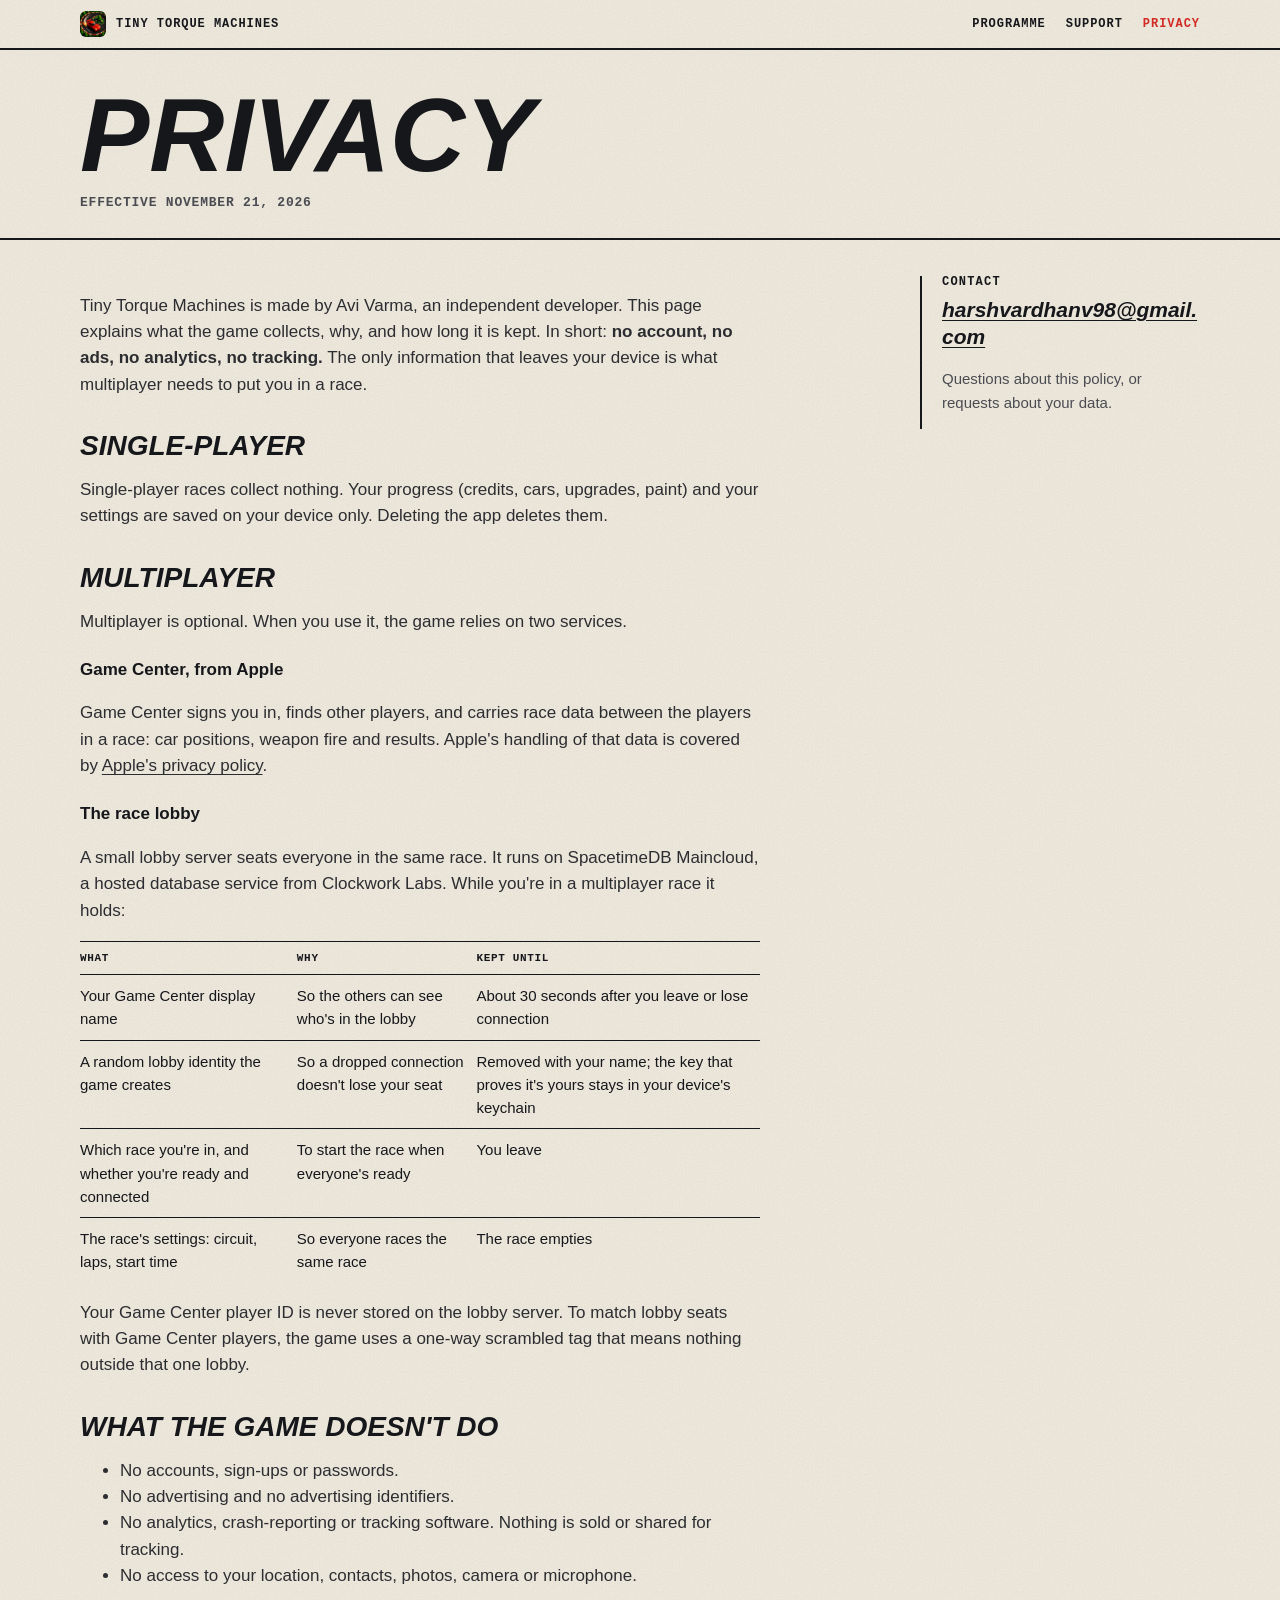
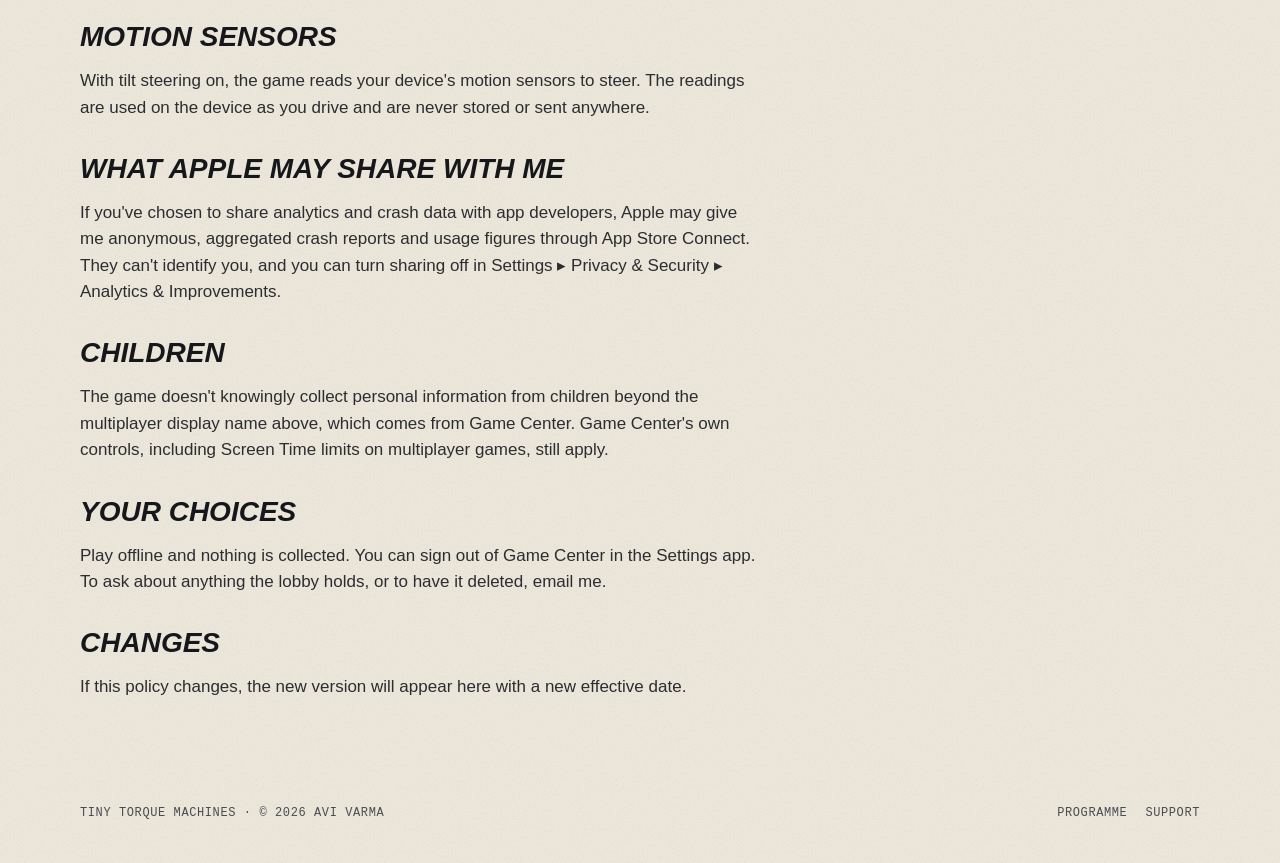
<file: privacy.html>
<!doctype html>
<html lang="en">
<head>
  <meta charset="utf-8">
  <meta name="viewport" content="width=device-width, initial-scale=1">
  <title>Privacy policy · Tiny Torque Machines</title>
  <meta name="description" content="What Tiny Torque Machines collects, why, and how long it is kept.">
  <meta name="theme-color" content="#f1ece0">
  <link rel="icon" href="favicon.png">
  <link rel="apple-touch-icon" href="apple-touch-icon.png">
  <link rel="stylesheet" href="style.css">
</head>
<body>
  <header class="running-head">
    <div class="measure">
      <a class="wordmark" href="./"><img src="assets/icon.png" alt=""><span>Tiny Torque Machines</span></a>
      <nav aria-label="Site">
        <a href="./">Programme</a>
        <a href="support.html">Support</a>
        <a href="privacy.html" aria-current="page">Privacy</a>
      </nav>
    </div>
  </header>

  <main>
    <section class="page-title">
      <div class="measure">
        <h1>Privacy</h1>
        <p>Effective November 21, 2026</p>
      </div>
    </section>

    <div class="measure text">
      <article>
        <p>Tiny Torque Machines is made by Avi Varma, an independent developer. This page explains what the game collects, why, and how long it is kept. In short: <strong>no account, no ads, no analytics, no tracking.</strong> The only information that leaves your device is what multiplayer needs to put you in a race.</p>

        <h2>Single-player</h2>
        <p>Single-player races collect nothing. Your progress (credits, cars, upgrades, paint) and your settings are saved on your device only. Deleting the app deletes them.</p>

        <h2>Multiplayer</h2>
        <p>Multiplayer is optional. When you use it, the game relies on two services.</p>

        <h3>Game Center, from Apple</h3>
        <p>Game Center signs you in, finds other players, and carries race data between the players in a race: car positions, weapon fire and results. Apple's handling of that data is covered by <a href="https://www.apple.com/legal/privacy/">Apple's privacy policy</a>.</p>

        <h3>The race lobby</h3>
        <p>A small lobby server seats everyone in the same race. It runs on SpacetimeDB Maincloud, a hosted database service from Clockwork Labs. While you're in a multiplayer race it holds:</p>
        <table>
          <thead><tr><th>What</th><th>Why</th><th>Kept until</th></tr></thead>
          <tbody>
            <tr><td>Your Game Center display name</td><td>So the others can see who's in the lobby</td><td>About 30 seconds after you leave or lose connection</td></tr>
            <tr><td>A random lobby identity the game creates</td><td>So a dropped connection doesn't lose your seat</td><td>Removed with your name; the key that proves it's yours stays in your device's keychain</td></tr>
            <tr><td>Which race you're in, and whether you're ready and connected</td><td>To start the race when everyone's ready</td><td>You leave</td></tr>
            <tr><td>The race's settings: circuit, laps, start time</td><td>So everyone races the same race</td><td>The race empties</td></tr>
          </tbody>
        </table>
        <p>Your Game Center player ID is never stored on the lobby server. To match lobby seats with Game Center players, the game uses a one-way scrambled tag that means nothing outside that one lobby.</p>

        <h2>What the game doesn't do</h2>
        <ul>
          <li>No accounts, sign-ups or passwords.</li>
          <li>No advertising and no advertising identifiers.</li>
          <li>No analytics, crash-reporting or tracking software. Nothing is sold or shared for tracking.</li>
          <li>No access to your location, contacts, photos, camera or microphone.</li>
        </ul>

        <h2>Motion sensors</h2>
        <p>With tilt steering on, the game reads your device's motion sensors to steer. The readings are used on the device as you drive and are never stored or sent anywhere.</p>

        <h2>What Apple may share with me</h2>
        <p>If you've chosen to share analytics and crash data with app developers, Apple may give me anonymous, aggregated crash reports and usage figures through App Store Connect. They can't identify you, and you can turn sharing off in Settings ▸ Privacy &amp; Security ▸ Analytics &amp; Improvements.</p>

        <h2>Children</h2>
        <p>The game doesn't knowingly collect personal information from children beyond the multiplayer display name above, which comes from Game Center. Game Center's own controls, including Screen Time limits on multiplayer games, still apply.</p>

        <h2>Your choices</h2>
        <p>Play offline and nothing is collected. You can sign out of Game Center in the Settings app. To ask about anything the lobby holds, or to have it deleted, email me.</p>

        <h2>Changes</h2>
        <p>If this policy changes, the new version will appear here with a new effective date.</p>
      </article>

      <aside>
        <h2>Contact</h2>
        <a class="mail" href="mailto:harshvardhanv98@gmail.com?subject=Tiny%20Torque%20Machines%20privacy">harshvardhanv98@gmail.com</a>
        <p>Questions about this policy, or requests about your data.</p>
      </aside>
    </div>
  </main>

  <footer class="colophon">
    <div class="measure">
      <span>Tiny Torque Machines · © 2026 Avi Varma</span>
      <nav aria-label="Footer"><a href="./">Programme</a><a href="support.html">Support</a></nav>
    </div>
  </footer>
</body>
</html>
</file>
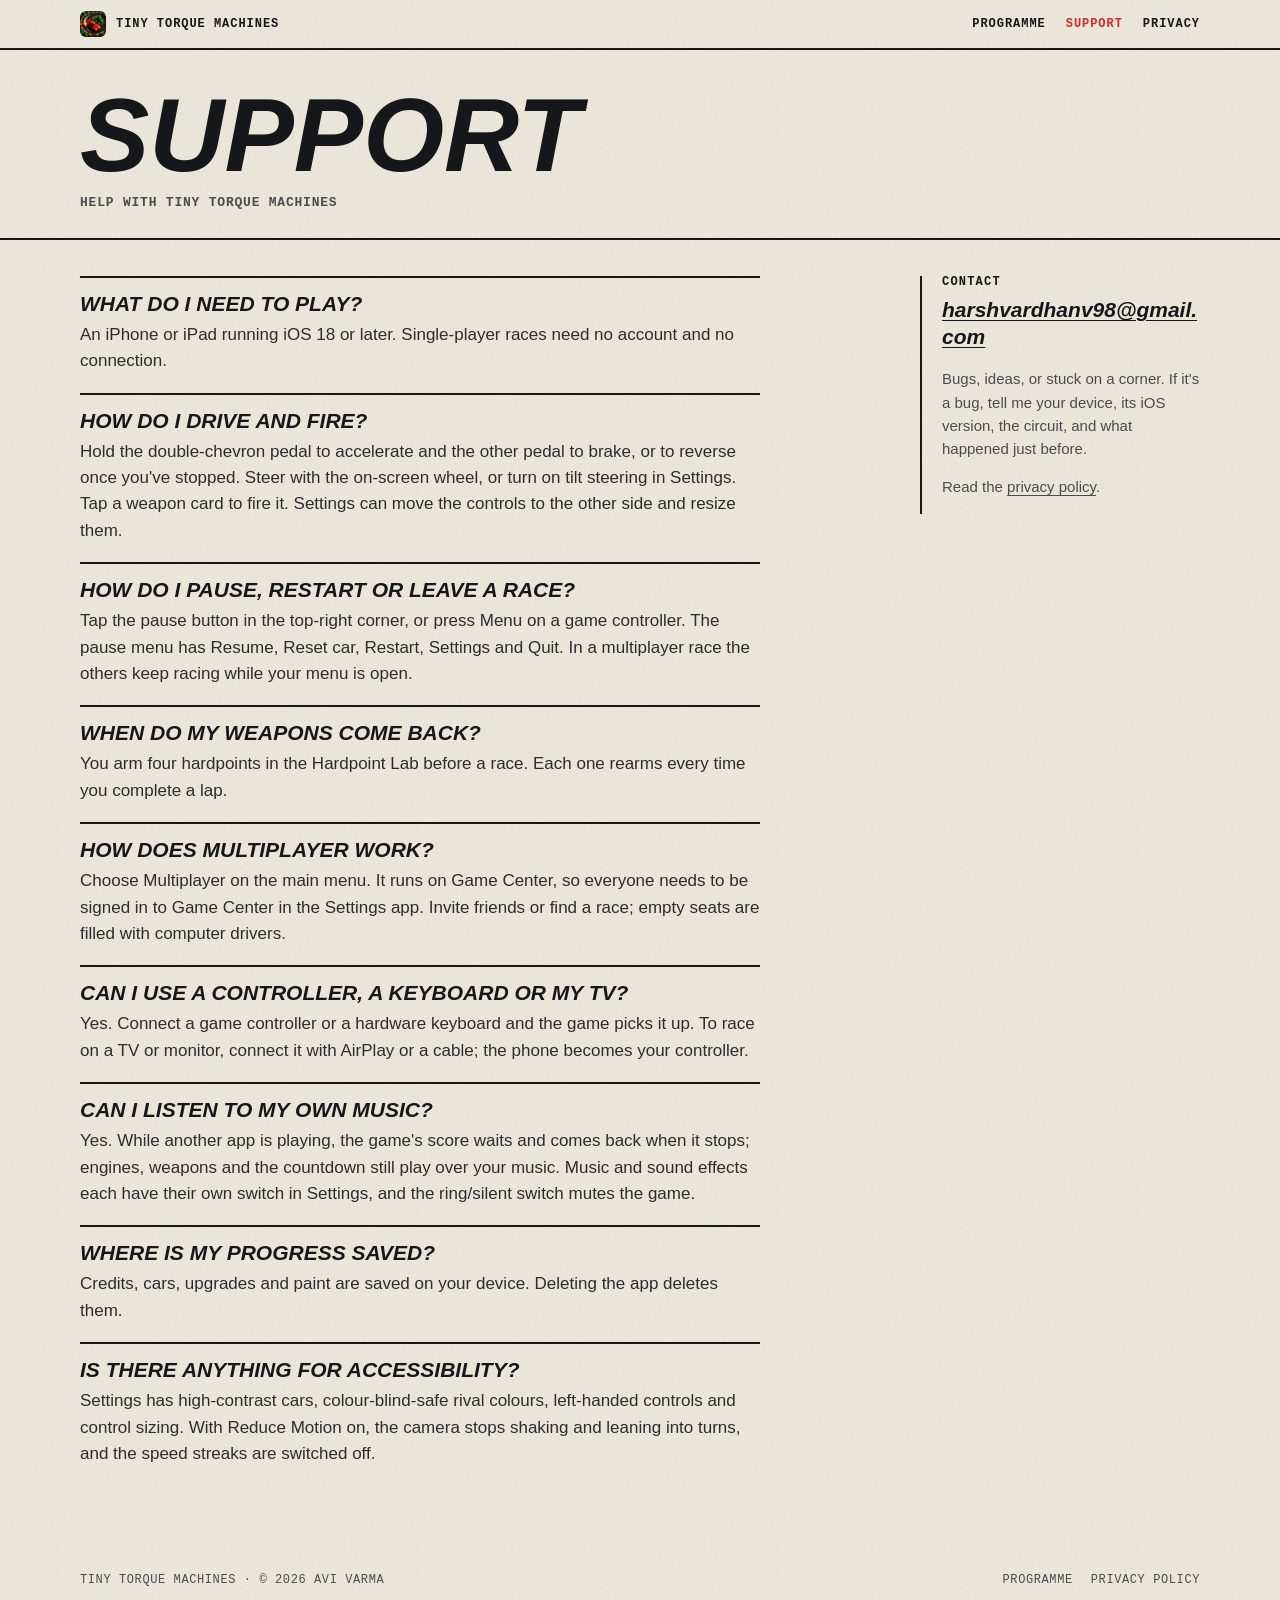
<file: support.html>
<!doctype html>
<html lang="en">
<head>
  <meta charset="utf-8">
  <meta name="viewport" content="width=device-width, initial-scale=1">
  <title>Support · Tiny Torque Machines</title>
  <meta name="description" content="Help and contact for Tiny Torque Machines.">
  <meta name="theme-color" content="#f1ece0">
  <link rel="icon" href="favicon.png">
  <link rel="apple-touch-icon" href="apple-touch-icon.png">
  <link rel="stylesheet" href="style.css">
</head>
<body>
  <header class="running-head">
    <div class="measure">
      <a class="wordmark" href="./"><img src="assets/icon.png" alt=""><span>Tiny Torque Machines</span></a>
      <nav aria-label="Site">
        <a href="./">Programme</a>
        <a href="support.html" aria-current="page">Support</a>
        <a href="privacy.html">Privacy</a>
      </nav>
    </div>
  </header>

  <main>
    <section class="page-title">
      <div class="measure">
        <h1>Support</h1>
        <p>Help with Tiny Torque Machines</p>
      </div>
    </section>

    <div class="measure text">
      <article>
        <div class="qa">
          <h3>What do I need to play?</h3>
          <p>An iPhone or iPad running iOS 18 or later. Single-player races need no account and no connection.</p>
        </div>
        <div class="qa">
          <h3>How do I drive and fire?</h3>
          <p>Hold the double-chevron pedal to accelerate and the other pedal to brake, or to reverse once you've stopped. Steer with the on-screen wheel, or turn on tilt steering in Settings. Tap a weapon card to fire it. Settings can move the controls to the other side and resize them.</p>
        </div>
        <div class="qa">
          <h3>How do I pause, restart or leave a race?</h3>
          <p>Tap the pause button in the top-right corner, or press Menu on a game controller. The pause menu has Resume, Reset car, Restart, Settings and Quit. In a multiplayer race the others keep racing while your menu is open.</p>
        </div>
        <div class="qa">
          <h3>When do my weapons come back?</h3>
          <p>You arm four hardpoints in the Hardpoint Lab before a race. Each one rearms every time you complete a lap.</p>
        </div>
        <div class="qa">
          <h3>How does multiplayer work?</h3>
          <p>Choose Multiplayer on the main menu. It runs on Game Center, so everyone needs to be signed in to Game Center in the Settings app. Invite friends or find a race; empty seats are filled with computer drivers.</p>
        </div>
        <div class="qa">
          <h3>Can I use a controller, a keyboard or my TV?</h3>
          <p>Yes. Connect a game controller or a hardware keyboard and the game picks it up. To race on a TV or monitor, connect it with AirPlay or a cable; the phone becomes your controller.</p>
        </div>
        <div class="qa">
          <h3>Can I listen to my own music?</h3>
          <p>Yes. While another app is playing, the game's score waits and comes back when it stops; engines, weapons and the countdown still play over your music. Music and sound effects each have their own switch in Settings, and the ring/silent switch mutes the game.</p>
        </div>
        <div class="qa">
          <h3>Where is my progress saved?</h3>
          <p>Credits, cars, upgrades and paint are saved on your device. Deleting the app deletes them.</p>
        </div>
        <div class="qa">
          <h3>Is there anything for accessibility?</h3>
          <p>Settings has high-contrast cars, colour-blind-safe rival colours, left-handed controls and control sizing. With Reduce Motion on, the camera stops shaking and leaning into turns, and the speed streaks are switched off.</p>
        </div>
      </article>

      <aside>
        <h2>Contact</h2>
        <a class="mail" href="mailto:harshvardhanv98@gmail.com?subject=Tiny%20Torque%20Machines%20support">harshvardhanv98@gmail.com</a>
        <p>Bugs, ideas, or stuck on a corner. If it's a bug, tell me your device, its iOS version, the circuit, and what happened just before.</p>
        <p>Read the <a href="privacy.html">privacy policy</a>.</p>
      </aside>
    </div>
  </main>

  <footer class="colophon">
    <div class="measure">
      <span>Tiny Torque Machines · © 2026 Avi Varma</span>
      <nav aria-label="Footer"><a href="./">Programme</a><a href="privacy.html">Privacy policy</a></nav>
    </div>
  </footer>
</body>
</html>
</file>
<file: style.css>
/* Tiny Torque Machines — set like a printed race programme: paper, ink and
   one racing red. System fonts only, so the site makes no requests
   anywhere else. */
:root {
  --paper: #f1ece0;
  --paper-deep: #e6dfcf;
  --ink: #16171b;
  --ink-soft: #4a4c52;
  --rule: #16171b;
  --red: #d22a24;
  --amber: #e9a21b;
  --asphalt: #1c1e23;
  --asphalt-line: #2c2f36;
  --chalk: #ece8dd;
  --display: "Avenir Next Condensed", "Arial Narrow", "Roboto Condensed", "Helvetica Neue", sans-serif;
  --text: -apple-system, BlinkMacSystemFont, "Helvetica Neue", Arial, sans-serif;
  --mono: ui-monospace, "SF Mono", Menlo, Consolas, monospace;
  --measure: 1120px;
}

* { box-sizing: border-box; }
html { -webkit-text-size-adjust: 100%; }

body {
  margin: 0;
  /* A faint printed grain, drawn inline so nothing is fetched. */
  background:
    url("data:image/svg+xml,%3Csvg xmlns=%27http://www.w3.org/2000/svg%27 width=%27180%27 height=%27180%27%3E%3Cfilter id=%27n%27%3E%3CfeTurbulence type=%27fractalNoise%27 baseFrequency=%270.9%27 numOctaves=%272%27 stitchTiles=%27stitch%27/%3E%3CfeColorMatrix values=%270 0 0 0 0.09 0 0 0 0 0.08 0 0 0 0 0.06 0 0 0 0.09 0%27/%3E%3C/filter%3E%3Crect width=%27100%25%27 height=%27100%25%27 filter=%27url(%23n)%27/%3E%3C/svg%3E"),
    var(--paper);
  color: var(--ink);
  font: 17px/1.55 var(--text);
}

img, svg { display: block; max-width: 100%; }
a { color: inherit; text-decoration-thickness: 1px; text-underline-offset: 3px; }
a:hover { color: var(--red); }

.measure { width: min(var(--measure), 100% - 32px); margin-inline: auto; }

/* Running head, as on every page of a programme */
.running-head {
  border-bottom: 2px solid var(--rule);
  font: 600 12px/1 var(--mono);
  letter-spacing: 0.08em;
  text-transform: uppercase;
}
.running-head .measure {
  display: flex;
  justify-content: space-between;
  align-items: center;
  gap: 12px;
  min-height: 48px;
}
.running-head a { text-decoration: none; }
.running-head nav { display: flex; gap: 20px; }
.running-head nav a[aria-current="page"] { color: var(--red); }
.wordmark { display: flex; align-items: center; gap: 10px; font-weight: 800; }
.wordmark img { width: 26px; height: 26px; border-radius: 6px; }

/* Cover: the start grid, with the gantry counting down over it */
.cover { position: relative; }
.cover-art {
  aspect-ratio: 21 / 8;
  min-height: 260px;
  background: var(--asphalt) center 40% / cover no-repeat;
}
.gantry {
  position: absolute;
  top: clamp(16px, 4vw, 40px);
  right: clamp(16px, 5vw, 64px);
  display: flex;
  gap: clamp(6px, 1.2vw, 12px);
  padding: clamp(8px, 1.4vw, 14px) clamp(10px, 1.8vw, 18px);
  background: #101114;
  border: 2px solid #000;
  border-radius: 10px;
  box-shadow: 0 10px 30px rgba(0, 0, 0, 0.45);
}
.gantry i {
  width: clamp(16px, 3vw, 30px);
  aspect-ratio: 1;
  border-radius: 50%;
  background: #2b2d33;
  box-shadow: inset 0 -3px 0 rgba(0, 0, 0, 0.35);
  animation: lamp-red 0.08s calc(0.6s + var(--i) * 0.8s) forwards, lamp-green 0.25s 3.2s forwards;
}
@keyframes lamp-red { to { background: #ff2a1f; box-shadow: 0 0 18px 4px rgba(255, 42, 31, 0.65), inset 0 -3px 0 rgba(0, 0, 0, 0.25); } }
@keyframes lamp-green { to { background: #2bd96b; box-shadow: 0 0 18px 4px rgba(43, 217, 107, 0.6), inset 0 -3px 0 rgba(0, 0, 0, 0.25); } }

.checker {
  height: 16px;
  background: repeating-conic-gradient(var(--ink) 0 25%, #f7f3ea 0 50%) 0 0 / 16px 16px;
  border-block: 2px solid var(--rule);
}
.masthead { padding: 40px 0 32px; border-bottom: 2px solid var(--rule); }
.masthead h1 {
  margin: 0;
  font: italic 800 clamp(52px, 11vw, 148px) / 0.86 var(--display);
  letter-spacing: -0.02em;
  text-transform: uppercase;
}
.masthead h1 span { color: var(--red); }
.masthead .standfirst {
  display: grid;
  grid-template-columns: minmax(0, 1.4fr) minmax(0, 1fr);
  gap: 24px 40px;
  margin-top: 26px;
  align-items: end;
}
.masthead p { margin: 0; font-size: clamp(18px, 2.2vw, 21px); max-width: 30em; }
.availability {
  border: 2px solid var(--rule);
  padding: 14px 16px;
  font: 600 13px/1.5 var(--mono);
  text-transform: uppercase;
  letter-spacing: 0.04em;
}
.availability strong { display: block; font: italic 800 22px/1.1 var(--display); letter-spacing: 0; text-transform: uppercase; }

/* The numbers strip under the masthead */
.facts {
  display: grid;
  background: var(--paper-deep);
  grid-template-columns: repeat(4, 1fr);
  border-bottom: 2px solid var(--rule);
}
.facts div { padding: 14px 16px; border-right: 1px solid var(--rule); }
.facts div:last-child { border-right: 0; }
.facts b { display: block; font: italic 800 40px/1 var(--display); }
.facts span { font: 600 12px/1.3 var(--mono); text-transform: uppercase; letter-spacing: 0.06em; color: var(--ink-soft); }

/* Sections */
.chapter { padding: 56px 0 64px; border-bottom: 2px solid var(--rule); }
.chapter-head {
  display: grid;
  grid-template-columns: auto 1fr;
  gap: 4px 18px;
  align-items: baseline;
  margin-bottom: 28px;
}
.chapter-head .no { font: italic 800 64px/0.8 var(--display); color: var(--red); grid-row: span 2; }
.chapter-head h2 { margin: 0; font: italic 800 clamp(34px, 5vw, 52px)/0.95 var(--display); text-transform: uppercase; }
.chapter-head p { margin: 0; color: var(--ink-soft); max-width: 40em; }

.dark { background: var(--asphalt); color: var(--chalk); }
.dark .chapter-head p, .dark .muted { color: #a9a69d; }
.dark a:hover { color: var(--amber); }

/* Circuits */
.circuits { display: grid; grid-template-columns: repeat(3, 1fr); gap: 28px; }
.circuit { display: flex; flex-direction: column; }
.circuit .map {
  background: var(--asphalt);
  border: 2px solid var(--rule);
  padding: 14px;
  aspect-ratio: 4 / 3;
  display: grid;
  place-items: center;
}
.circuit .map svg { width: 100%; height: 100%; }
.circuit h3 { margin: 14px 0 4px; font: italic 800 30px/1 var(--display); text-transform: uppercase; }
.circuit p { margin: 0 0 12px; font-size: 16px; color: var(--ink-soft); }
.spec { width: 100%; border-collapse: collapse; font: 13px/1.4 var(--mono); margin-top: auto; }
.spec th, .spec td { padding: 6px 0; border-top: 1px solid var(--rule); text-align: left; }
.spec th { font-weight: 500; color: var(--ink-soft); text-transform: uppercase; letter-spacing: 0.04em; }
.spec td { text-align: right; font-weight: 700; }

/* Entry list: a paddock of cards, one per car */
.entries {
  display: grid;
  grid-template-columns: repeat(auto-fill, minmax(250px, 1fr));
  gap: 18px;
}
.entry {
  position: relative;
  display: flex;
  flex-direction: column;
  padding: 16px 18px 18px;
  background: linear-gradient(180deg, #262930 0%, #1f2126 60%);
  border: 1px solid #34373e;
  border-top: 5px solid var(--paint);
  border-radius: 4px 4px 12px 12px;
  overflow: hidden;
}
.entry::before {
  /* The car's paint as a floor glow under its portrait. */
  content: "";
  position: absolute;
  inset: 40px 10% auto;
  height: 150px;
  background: radial-gradient(closest-side, color-mix(in srgb, var(--paint) 32%, transparent), transparent);
  pointer-events: none;
}
.entry-no {
  position: absolute;
  top: 6px;
  right: 14px;
  font: italic 800 58px/1 var(--display);
  color: transparent;
  -webkit-text-stroke: 1.5px rgba(236, 232, 221, 0.22);
}
.entry img {
  position: relative;
  width: 100%;
  height: auto;
  margin: 6px 0 2px;
  filter: drop-shadow(0 12px 10px rgba(0, 0, 0, 0.5));
  transition: transform 0.25s ease;
}
.entry:hover img { transform: translateY(-4px) rotate(-1deg); }
.entry h3 { margin: 0; font: italic 800 25px/1 var(--display); text-transform: uppercase; }
.entry p { margin: 6px 0 14px; font-size: 15px; color: #b9b5ab; min-height: 2.8em; }
.bars { display: grid; gap: 6px; margin-top: auto; }
.bar { display: grid; grid-template-columns: 1.1em 1fr 2.2em; align-items: center; gap: 8px; font: 600 11px/1 var(--mono); color: #8d8a82; }
.bar abbr { text-decoration: none; }
.bar u { display: block; height: 6px; background: #3a3d44; text-decoration: none; position: relative; border-radius: 3px; overflow: hidden; }
.bar u::after { content: ""; position: absolute; inset: 0 auto 0 0; width: var(--v); background: linear-gradient(90deg, var(--chalk), var(--paint)); }
.bar em { font-style: normal; text-align: right; color: var(--chalk); }
.entry .price { margin-top: 14px; padding-top: 10px; border-top: 1px dashed #41444b; font: 700 13px/1 var(--mono); letter-spacing: 0.04em; }
.entry .price.starter { color: var(--amber); }

/* Armoury */
.armoury { display: grid; grid-template-columns: 1.9fr 1fr; gap: 36px; }
.armoury h3 { margin: 0 0 12px; font: 600 12px/1 var(--mono); letter-spacing: 0.1em; text-transform: uppercase; color: var(--ink-soft); padding-bottom: 10px; border-bottom: 2px solid var(--rule); }
.weapons { list-style: none; margin: 0; padding: 0; display: grid; gap: 0 24px; }
.armoury .front .weapons { grid-template-columns: repeat(3, 1fr); }
.weapon { display: grid; grid-template-columns: 64px 1fr; gap: 14px; align-items: center; padding: 12px 0; border-bottom: 1px solid var(--rule); }
.weapon .tile {
  display: grid;
  place-items: center;
  width: 64px;
  height: 64px;
  border-radius: 12px;
  background: radial-gradient(circle at 50% 58%, color-mix(in srgb, var(--tint) 55%, transparent) 0%, transparent 68%), var(--asphalt);
  box-shadow: inset 0 0 0 1px color-mix(in srgb, var(--tint) 45%, transparent);
}
.weapon img { width: 50px; height: 50px; filter: drop-shadow(0 3px 3px rgba(0, 0, 0, 0.5)); }
.weapon b { display: block; font: italic 800 19px/1.1 var(--display); text-transform: uppercase; }
.weapon span { font-size: 14px; color: var(--ink-soft); line-height: 1.4; }

/* A full-bleed spread between chapters */
.spread { margin: 0; border-bottom: 2px solid var(--rule); background: var(--asphalt); }
.spread img { width: 100%; height: auto; max-height: 72vh; object-fit: cover; }
.spread figcaption { padding: 12px 0 14px; font: 13px/1.4 var(--mono); color: #a9a69d; }
.spread figcaption b { color: var(--chalk); }

/* Film reel: the start large, two clips beneath */
.reel { display: grid; grid-template-columns: 1fr 1fr; gap: 20px; }
.clip { margin: 0; }
.clip.feature { grid-column: 1 / -1; }
.clip video {
  display: block;
  width: 100%;
  height: auto;
  aspect-ratio: 1280 / 642;
  object-fit: cover;
  background: var(--asphalt);
  border: 2px solid var(--rule);
  /* Sprocket holes, as on a strip of film. */
  border-block: 12px solid var(--ink);
  border-image: repeating-linear-gradient(90deg, var(--ink) 0 10px, #f7f3ea 10px 16px, var(--ink) 16px 26px) 12;
}
.clip figcaption { margin-top: 8px; font: 13px/1.4 var(--mono); color: var(--ink-soft); }
.clip figcaption b { color: var(--ink); }

/* Photo plates */
.plates { display: grid; grid-template-columns: 1.3fr 1fr; gap: 20px; }
.plates figure { margin: 0; }
.plates img { width: 100%; height: auto; border: 2px solid var(--rule); }
.plates figcaption { margin-top: 8px; font: 13px/1.4 var(--mono); color: var(--ink-soft); }
.plates figcaption b { color: var(--ink); }

/* Controls column */
.columns { columns: 2 320px; column-gap: 40px; }
.columns p { margin: 0 0 14px; break-inside: avoid; }
.columns b { font-weight: 700; }

/* Text pages */
.page-title { padding: 40px 0 26px; border-bottom: 2px solid var(--rule); }
.page-title h1 { margin: 0; font: italic 800 clamp(48px, 9vw, 104px)/0.88 var(--display); text-transform: uppercase; }
.page-title p { margin: 12px 0 0; font: 600 13px/1.4 var(--mono); text-transform: uppercase; letter-spacing: 0.06em; color: var(--ink-soft); }
.text { padding: 36px 0 64px; display: grid; grid-template-columns: minmax(0, 1fr) 280px; gap: 48px; }
.text article { max-width: 680px; }
.text h2 { margin: 34px 0 8px; font: italic 800 28px/1 var(--display); text-transform: uppercase; }
.text h2:first-child { margin-top: 0; }
.text h3 { margin: 22px 0 4px; font-size: 17px; }
.text p, .text li { color: #2c2d31; }
.text aside { border-left: 2px solid var(--rule); padding-left: 20px; align-self: start; position: sticky; top: 20px; }
.text aside h2 { font: 600 12px/1 var(--mono); letter-spacing: 0.1em; margin: 0 0 10px; text-transform: uppercase; }
.text aside a.mail { font: italic 800 21px/1.15 var(--display); overflow-wrap: anywhere; }
.text aside p { font-size: 15px; color: var(--ink-soft); }
.text table { width: 100%; border-collapse: collapse; font-size: 15px; margin: 12px 0; }
.text th, .text td { text-align: left; vertical-align: top; padding: 9px 10px 9px 0; border-top: 1px solid var(--rule); }
.text th { font: 600 11px/1.3 var(--mono); text-transform: uppercase; letter-spacing: 0.06em; }
.qa { border-top: 2px solid var(--rule); }
.qa h3 { margin: 0; padding-top: 14px; font: italic 800 21px/1.15 var(--display); text-transform: uppercase; }
.qa p { margin: 6px 0 18px; }

/* Colophon */
.colophon { padding: 22px 0 40px; font: 12px/1.6 var(--mono); text-transform: uppercase; letter-spacing: 0.05em; color: var(--ink-soft); }
.colophon .measure { display: flex; flex-wrap: wrap; justify-content: space-between; gap: 8px 24px; }
.colophon a { text-decoration: none; }
.colophon nav { display: flex; gap: 18px; }

@media (prefers-reduced-motion: reduce) {
  .gantry i { animation: none; background: #2bd96b; }
  .entry img { transition: none; }
}

@media (max-width: 900px) {
  .circuits { grid-template-columns: 1fr; max-width: 520px; }
  .armoury { grid-template-columns: 1fr; }
  .armoury .front .weapons { grid-template-columns: repeat(2, 1fr); }
  .plates { grid-template-columns: 1fr; }
  .reel { grid-template-columns: 1fr; }
  .text { grid-template-columns: 1fr; }
  .text aside { position: static; }
}
@media (max-width: 640px) {
  body { font-size: 16px; }
  .masthead .standfirst { grid-template-columns: 1fr; }
  .facts { grid-template-columns: repeat(2, 1fr); }
  .facts div:nth-child(2) { border-right: 0; }
  .facts div:nth-child(-n+2) { border-bottom: 1px solid var(--rule); }
  .armoury .front .weapons { grid-template-columns: 1fr; }
  .running-head .wordmark span { display: none; }
  .entries { grid-template-columns: repeat(2, minmax(0, 1fr)); gap: 10px; }
  .entry { padding: 10px 10px 12px; }
  .entry::before { inset: 28px 6% auto; height: 90px; }
  .entry-no { font-size: 34px; top: 4px; right: 8px; }
  .entry h3 { font-size: 17px; }
  .entry p { font-size: 12.5px; line-height: 1.35; min-height: 0; margin-bottom: 10px; }
  .bar { grid-template-columns: 0.9em 1fr; gap: 5px; font-size: 9px; }
  .bar em { display: none; }
  .entry .price { font-size: 11px; margin-top: 10px; padding-top: 8px; }
  .chapter-head .no { font-size: 48px; }
}
</file>
